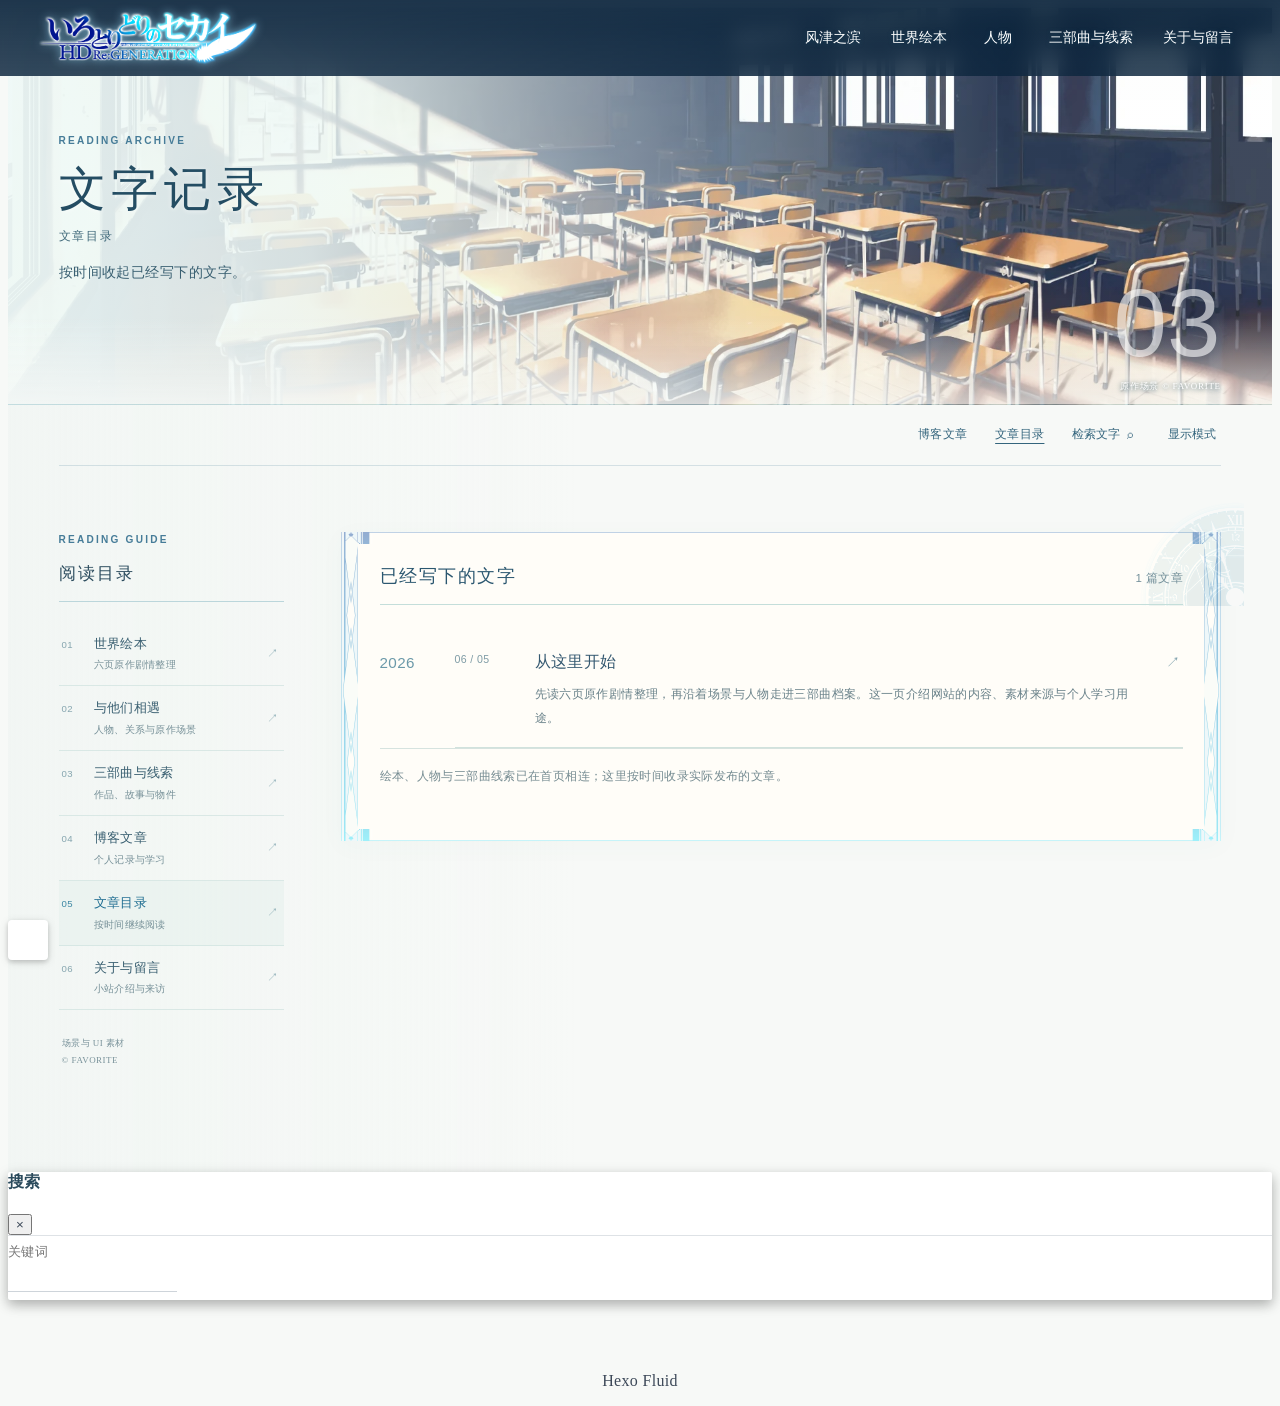
<file: archives/index.html>
<!DOCTYPE html>
<html lang="zh-CN" data-default-color-scheme="auto">



<head>
  <meta charset="UTF-8">

  <link rel="apple-touch-icon" sizes="76x76" href="/img/favicon.png">
  <link rel="icon" href="/img/favicon.png">
  

  <meta name="viewport" content="width=device-width, initial-scale=1.0, maximum-scale=5.0, shrink-to-fit=no">
  <meta http-equiv="x-ua-compatible" content="ie=edge">
  
  <meta name="theme-color" content="#2f4154">
  <meta name="author" content="NikaidouShinku0721">
  <meta name="keywords" content>
  
    <meta name="description" content="NikaidouShinku0721的个人博客。">
<meta property="og:type" content="website">
<meta property="og:title" content="归档">
<meta property="og:url" content="https://nikaidoushinku0721.github.io/archives/index.html">
<meta property="og:site_name" content="NikaidouShinku0721">
<meta property="og:description" content="NikaidouShinku0721的个人博客。">
<meta property="og:locale" content="zh_CN">
<meta property="article:author" content="NikaidouShinku0721">
<meta name="twitter:card" content="summary_large_image">
  
  
  
  <title>归档 - NikaidouShinku0721</title>

  <link rel="stylesheet" href="https://lib.baomitu.com/twitter-bootstrap/4.6.1/css/bootstrap.min.css">





<!-- 主题依赖的图标库，不要自行修改 -->
<!-- Do not modify the link that theme dependent icons -->

<link rel="stylesheet" href="//at.alicdn.com/t/c/font_1749284_5i9bdhy70f8.css">



<link rel="stylesheet" href="//at.alicdn.com/t/c/font_1736178_k526ubmyhba.css">


<link rel="stylesheet" href="/css/main.css">


  <link id="highlight-css" rel="stylesheet" href="/css/highlight.css">
  
    <link id="highlight-css-dark" rel="stylesheet" href="/css/highlight-dark.css">
  



  
<link rel="stylesheet" href="/css/custom.css?v=a6a526db6cdb">



  <script id="fluid-configs">
    var Fluid = window.Fluid || {};
    Fluid.ctx = Object.assign({}, Fluid.ctx)
    var CONFIG = {"hostname":"nikaidoushinku0721.github.io","root":"/","version":"1.9.9","typing":{"enable":true,"typeSpeed":70,"cursorChar":"_","loop":false,"scope":[]},"anchorjs":{"enable":true,"element":"h1,h2,h3,h4,h5,h6","placement":"left","visible":"hover","icon":""},"progressbar":{"enable":true,"height_px":3,"color":"#29d","options":{"showSpinner":false,"trickleSpeed":100}},"code_language":{"enable":true,"default":"TEXT"},"copy_btn":true,"image_caption":{"enable":true},"image_zoom":{"enable":true,"img_url_replace":["",""]},"toc":{"enable":true,"expand_all":true,"placement":"right","headingSelector":"h1,h2,h3,h4,h5,h6","collapseDepth":0},"lazyload":{"enable":true,"loading_img":"/img/loading.gif","onlypost":false,"offset_factor":2},"web_analytics":{"enable":false,"follow_dnt":true,"baidu":null,"google":{"measurement_id":null},"tencent":{"sid":null,"cid":null},"leancloud":{"app_id":null,"app_key":null,"server_url":null,"path":"window.location.pathname","ignore_local":false},"openkounter":{"server_url":"https://open-kounter.mintimate.cn","path":"window.location.pathname","ignore_local":false},"umami":{"src":null,"website_id":null,"domains":null,"start_time":"2024-01-01T00:00:00.000Z","token":null,"api_server":null}},"search_path":"/local-search.xml","include_content_in_search":true};

    if (CONFIG.web_analytics.follow_dnt) {
      var dntVal = navigator.doNotTrack || window.doNotTrack || navigator.msDoNotTrack;
      Fluid.ctx.dnt = dntVal && (dntVal.startsWith('1') || dntVal.startsWith('yes') || dntVal.startsWith('on'));
    }
  </script>
  <script src="/js/utils.js"></script>
  <script src="/js/color-schema.js"></script>
  


  
<meta name="generator" content="Hexo 7.3.0"><link rel="stylesheet" href="/css/secondary-pages.css?v=0bc6bd177e01"><link id="favorite-secondary-css" rel="stylesheet" href="/favorite/secondary.css?v=02a8b5936670"></head>


<body class="secondary-page secondary-page-archives favorite-secondary"><header class="site-header" id="favorite-site-header"><a class="brand" href="/#opening" aria-label="风津之滨 · 回到开篇"><img src="/img/trilogy/logo-sekai.webp" alt="五彩斑斓的世界" width="220" height="56" decoding="async"></a><nav class="site-nav" aria-label="章节导航"><a href="/#opening">风津之滨</a><a href="/#world-picturebook">世界绘本</a><a href="/#people">人物</a><a href="/#works">三部曲与线索</a><a href="/#message">关于与留言</a></nav></header>
  

  <header>
    

<div class="header-inner" style="height: 60vh;">
  

<!-- Mobile grid menu overlay -->


  

<div id="banner" class="banner secondary-cover" style="background-image:url('/img/trilogy/scene-classroom.webp')"><img class="secondary-cover-image" src="/img/trilogy/scene-classroom.webp" alt="原作中的教室场景" fetchpriority="high" decoding="async" data-skip-lazyload="true"><div class="secondary-cover-copy"><p class="secondary-kicker">READING ARCHIVE</p><h1>文字记录</h1><p class="secondary-cover-subtitle">文章目录</p><p class="secondary-cover-lead">按时间收起已经写下的文字。</p></div><span class="secondary-cover-number" aria-hidden="true">03</span><p class="secondary-cover-credit">原作场景 © FAVORITE</p></div>



</div>

  </header>

  <main><section id="board" class="secondary-shell" data-secondary-page="archives"><nav class="favorite-reading-tools" aria-label="博客阅读工具"><a href="/blog/">博客文章</a><a href="/archives/" aria-current="page">文章目录</a><button id="search-btn" type="button" data-toggle="modal" data-target="#modalSearch" aria-haspopup="dialog" aria-controls="modalSearch">检索文字<span aria-hidden="true">⌕</span></button><button id="color-toggle-btn" type="button" aria-label="切换阅读显示模式"><i class="iconfont icon-dark" id="color-toggle-icon" aria-hidden="true"></i><span>显示模式</span></button></nav><div class="secondary-layout"><aside class="secondary-directory" aria-label="本站阅读目录"><p class="secondary-kicker">READING GUIDE</p><h2>阅读目录</h2><nav><a href="/#world-picturebook"><span class="secondary-directory-number" aria-hidden="true">01</span><span>世界绘本<small>六页原作剧情整理</small></span><span class="secondary-directory-arrow" aria-hidden="true">↗</span></a><a href="/#people"><span class="secondary-directory-number" aria-hidden="true">02</span><span>与他们相遇<small>人物、关系与原作场景</small></span><span class="secondary-directory-arrow" aria-hidden="true">↗</span></a><a href="/#works"><span class="secondary-directory-number" aria-hidden="true">03</span><span>三部曲与线索<small>作品、故事与物件</small></span><span class="secondary-directory-arrow" aria-hidden="true">↗</span></a><a href="/blog/"><span class="secondary-directory-number" aria-hidden="true">04</span><span>博客文章<small>个人记录与学习</small></span><span class="secondary-directory-arrow" aria-hidden="true">↗</span></a><a href="/archives/" aria-current="page"><span class="secondary-directory-number" aria-hidden="true">05</span><span>文章目录<small>按时间继续阅读</small></span><span class="secondary-directory-arrow" aria-hidden="true">↗</span></a><a href="/#message"><span class="secondary-directory-number" aria-hidden="true">06</span><span>关于与留言<small>小站介绍与来访</small></span><span class="secondary-directory-arrow" aria-hidden="true">↗</span></a></nav><p class="secondary-art-credit">场景与 UI 素材<br>© FAVORITE</p></aside><article class="secondary-content" aria-label="文章目录"><div class="secondary-prose"><div class="secondary-section-heading"><h2>已经写下的文字</h2><p>1 篇文章</p></div><div class="secondary-year"><h3>2026</h3><a class="secondary-article-row" href="/2026/06/05/hello-world/"><time datetime="2026-06-05">06 / 05</time><span><strong>从这里开始</strong><small>先读六页原作剧情整理，再沿着场景与人物走进三部曲档案。这一页介绍网站的内容、素材来源与个人学习用途。</small></span><b aria-hidden="true">↗</b></a></div><p class="secondary-small-note">绘本、人物与三部曲线索已在首页相连；这里按时间收录实际发布的文章。</p></div></article></div></section>
    
      
    

    
      <a id="scroll-top-button" aria-label="TOP" href="#" role="button">
        <i class="iconfont icon-arrowup" aria-hidden="true"></i>
      </a>
    

    
      <div class="modal fade" id="modalSearch" tabindex="-1" role="dialog" aria-labelledby="ModalLabel" aria-hidden="true">
  <div class="modal-dialog modal-dialog-scrollable modal-lg" role="document">
    <div class="modal-content">
      <div class="modal-header text-center">
        <h4 class="modal-title w-100 font-weight-bold">搜索</h4>
        <button type="button" id="local-search-close" class="close" data-dismiss="modal" aria-label="Close">
          <span aria-hidden="true">&times;</span>
        </button>
      </div>
      <div class="modal-body mx-3">
        <div class="md-form mb-5">
          <input type="text" id="local-search-input" class="form-control validate">
          <label data-error="x" data-success="v" for="local-search-input">关键词</label>
        </div>
        <div class="list-group" id="local-search-result"></div>
      </div>
    </div>
  </div>
</div>

    

    
  </main>

  <footer>
    <div class="footer-inner">
  
    <div class="footer-content">
       <a href="https://hexo.io" target="_blank" rel="nofollow noopener"><span>Hexo</span></a> <i class="iconfont icon-love"></i> <a href="https://github.com/fluid-dev/hexo-theme-fluid" target="_blank" rel="nofollow noopener"><span>Fluid</span></a> 
    </div>
  
  
  
</div>

  </footer>

  <!-- Scripts -->
  
  <script src="https://lib.baomitu.com/nprogress/0.2.0/nprogress.min.js"></script>
  <link rel="stylesheet" href="https://lib.baomitu.com/nprogress/0.2.0/nprogress.min.css">

  <script>
    NProgress.configure({"showSpinner":false,"trickleSpeed":100})
    NProgress.start()
    window.addEventListener('load', function() {
      NProgress.done();
    })
  </script>


<script src="https://lib.baomitu.com/jquery/3.6.4/jquery.min.js"></script>
<script src="https://lib.baomitu.com/twitter-bootstrap/4.6.1/js/bootstrap.min.js"></script>
<script src="/js/events.js"></script>
<script src="/js/plugins.js"></script>


  <script src="https://lib.baomitu.com/typed.js/2.0.12/typed.min.js"></script>
  <script>
    (function (window, document) {
      var typing = Fluid.plugins.typing;
      var subtitle = document.getElementById('subtitle');
      if (!subtitle || !typing) {
        return;
      }
      var text = subtitle.getAttribute('data-typed-text');
      
        typing(text);
      
    })(window, document);
  </script>




  
    <script src="/js/img-lazyload.js"></script>
  




  <script src="/js/local-search.js"></script>




  
<script src="/favorite/cursor.js"></script>



<!-- 主题的启动项，将它保持在最底部 -->
<!-- the boot of the theme, keep it at the bottom -->
<script src="/js/boot.js"></script>


  

  <noscript>
    <div class="noscript-warning">博客在允许 JavaScript 运行的环境下浏览效果更佳</div>
  </noscript>
<script src="/favorite/secondary.js?v=9d6ba249e0f0" defer></script></body>
</html>
</file>
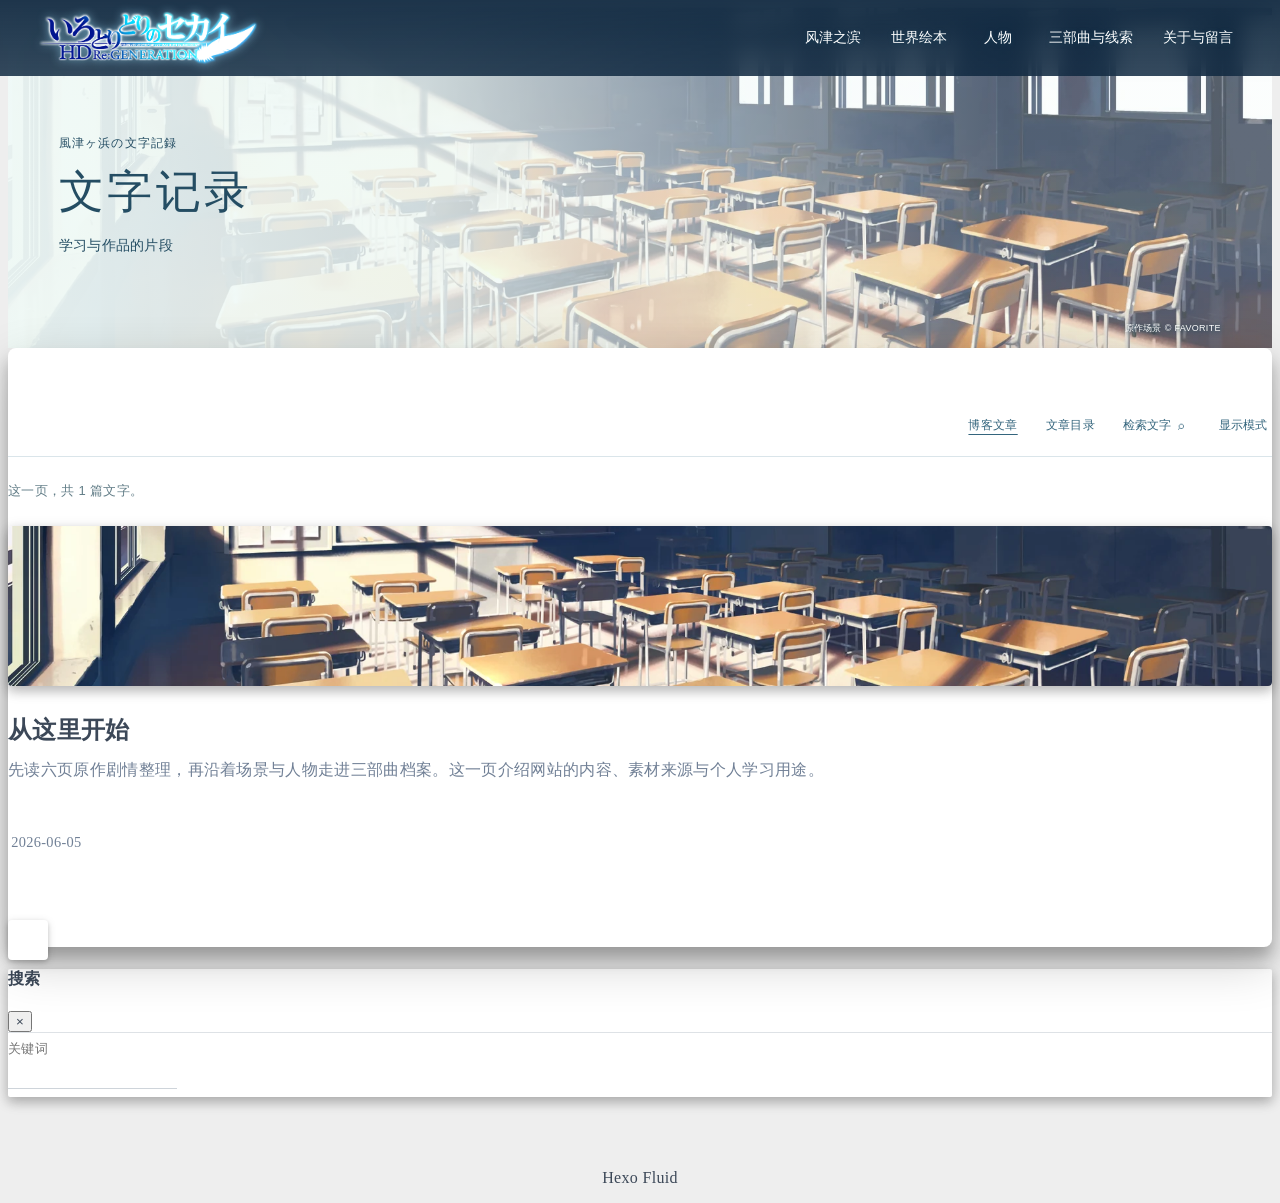
<file: blog/index.html>
<!DOCTYPE html>
<html lang="zh-CN" data-default-color-scheme="auto">



<head>
  <meta charset="UTF-8">

  <link rel="apple-touch-icon" sizes="76x76" href="/img/favicon.png">
  <link rel="icon" href="/img/favicon.png">
  

  <meta name="viewport" content="width=device-width, initial-scale=1.0, maximum-scale=5.0, shrink-to-fit=no">
  <meta http-equiv="x-ua-compatible" content="ie=edge">
  
  <meta name="theme-color" content="#2f4154">
  <meta name="author" content="NikaidouShinku0721">
  <meta name="keywords" content>
  
    <meta name="description" content="NikaidouShinku0721的个人博客。">
<meta property="og:type" content="website">
<meta property="og:title" content="NikaidouShinku0721">
<meta property="og:url" content="https://nikaidoushinku0721.github.io/blog/index.html">
<meta property="og:site_name" content="NikaidouShinku0721">
<meta property="og:description" content="NikaidouShinku0721的个人博客。">
<meta property="og:locale" content="zh_CN">
<meta property="article:author" content="NikaidouShinku0721">
<meta name="twitter:card" content="summary_large_image">
  
  
  
  <title>NikaidouShinku0721</title>

  <link rel="stylesheet" href="https://lib.baomitu.com/twitter-bootstrap/4.6.1/css/bootstrap.min.css">





<!-- 主题依赖的图标库，不要自行修改 -->
<!-- Do not modify the link that theme dependent icons -->

<link rel="stylesheet" href="//at.alicdn.com/t/c/font_1749284_5i9bdhy70f8.css">



<link rel="stylesheet" href="//at.alicdn.com/t/c/font_1736178_k526ubmyhba.css">


<link rel="stylesheet" href="/css/main.css">


  <link id="highlight-css" rel="stylesheet" href="/css/highlight.css">
  
    <link id="highlight-css-dark" rel="stylesheet" href="/css/highlight-dark.css">
  



  
<link rel="stylesheet" href="/css/custom.css?v=a6a526db6cdb">



  <script id="fluid-configs">
    var Fluid = window.Fluid || {};
    Fluid.ctx = Object.assign({}, Fluid.ctx)
    var CONFIG = {"hostname":"nikaidoushinku0721.github.io","root":"/","version":"1.9.9","typing":{"enable":true,"typeSpeed":70,"cursorChar":"_","loop":false,"scope":[]},"anchorjs":{"enable":true,"element":"h1,h2,h3,h4,h5,h6","placement":"left","visible":"hover","icon":""},"progressbar":{"enable":true,"height_px":3,"color":"#29d","options":{"showSpinner":false,"trickleSpeed":100}},"code_language":{"enable":true,"default":"TEXT"},"copy_btn":true,"image_caption":{"enable":true},"image_zoom":{"enable":true,"img_url_replace":["",""]},"toc":{"enable":true,"expand_all":true,"placement":"right","headingSelector":"h1,h2,h3,h4,h5,h6","collapseDepth":0},"lazyload":{"enable":true,"loading_img":"/img/loading.gif","onlypost":false,"offset_factor":2},"web_analytics":{"enable":false,"follow_dnt":true,"baidu":null,"google":{"measurement_id":null},"tencent":{"sid":null,"cid":null},"leancloud":{"app_id":null,"app_key":null,"server_url":null,"path":"window.location.pathname","ignore_local":false},"openkounter":{"server_url":"https://open-kounter.mintimate.cn","path":"window.location.pathname","ignore_local":false},"umami":{"src":null,"website_id":null,"domains":null,"start_time":"2024-01-01T00:00:00.000Z","token":null,"api_server":null}},"search_path":"/local-search.xml","include_content_in_search":true};

    if (CONFIG.web_analytics.follow_dnt) {
      var dntVal = navigator.doNotTrack || window.doNotTrack || navigator.msDoNotTrack;
      Fluid.ctx.dnt = dntVal && (dntVal.startsWith('1') || dntVal.startsWith('yes') || dntVal.startsWith('on'));
    }
  </script>
  <script src="/js/utils.js"></script>
  <script src="/js/color-schema.js"></script>
  


  
<meta name="generator" content="Hexo 7.3.0"><link id="favorite-secondary-css" rel="stylesheet" href="/favorite/secondary.css?v=02a8b5936670"></head>


<body class="favorite-secondary"><header class="site-header" id="favorite-site-header"><a class="brand" href="/#opening" aria-label="风津之滨 · 回到开篇"><img src="/img/trilogy/logo-sekai.webp" alt="五彩斑斓的世界" width="220" height="56" decoding="async"></a><nav class="site-nav" aria-label="章节导航"><a href="/#opening">风津之滨</a><a href="/#world-picturebook">世界绘本</a><a href="/#people">人物</a><a href="/#works">三部曲与线索</a><a href="/#message">关于与留言</a></nav></header>
  

  <header>
    

<div class="header-inner favorite-blog-header" style="height: 100vh;">
  

<!-- Mobile grid menu overlay -->


  

<div id="banner" class="banner favorite-blog-hero" style="background-image:url('/img/trilogy/scene-classroom.webp')"><img class="favorite-blog-scene" src="/img/trilogy/scene-classroom.webp" width="1920" height="1080" alt="原作中的教室场景" fetchpriority="high" decoding="async" data-skip-lazyload="true"><div class="favorite-blog-copy"><p class="favorite-blog-kicker">風津ヶ浜の文字記録</p><h1>文字记录</h1><p class="favorite-blog-lead">学习与作品的片段</p></div><p class="favorite-blog-credit">原作场景 © FAVORITE</p></div>



</div>

  </header>

  <main>
    
      <div class="container nopadding-x-md">
        <div id="board" style="margin-top: 0"><nav class="favorite-reading-tools" aria-label="博客阅读工具"><a href="/blog/" aria-current="page">博客文章</a><a href="/archives/">文章目录</a><button id="search-btn" type="button" data-toggle="modal" data-target="#modalSearch" aria-haspopup="dialog" aria-controls="modalSearch">检索文字<span aria-hidden="true">⌕</span></button><button id="color-toggle-btn" type="button" aria-label="切换阅读显示模式"><i class="iconfont icon-dark" id="color-toggle-icon" aria-hidden="true"></i><span>显示模式</span></button></nav><p class="favorite-blog-summary">这一页，共 1 篇文字。</p>
          
          <div class="container">
            <div class="row">
              <div class="col-12 col-md-10 m-auto">
                

<h1 style="display: none">NikaidouShinku0721</h1>

  <div class="row mx-auto index-card">
    
    
      <div class="col-12 col-md-4 m-auto index-img">
        <a href="/2026/06/05/hello-world/" target="_self">
          <img src="/img/trilogy/scene-classroom.webp" srcset="/img/loading.gif" lazyload alt="从这里开始">
        </a>
      </div>
    
    <article class="col-12 col-md-8 mx-auto index-info">
      <h2 class="index-header">
        
        <a href="/2026/06/05/hello-world/" target="_self">
          从这里开始
        </a>
      </h2>

      
      <a class="index-excerpt " href="/2026/06/05/hello-world/" target="_self">
        <div>
          先读六页原作剧情整理，再沿着场景与人物走进三部曲档案。这一页介绍网站的内容、素材来源与个人学习用途。
        </div>
      </a>

      <div class="index-btm post-metas">
        
          <div class="post-meta mr-3">
            <i class="iconfont icon-date"></i>
            <time datetime="2026-06-05 22:50" pubdate>
              2026-06-05
            </time>
          </div>
        
        
        
      </div>
    </article>
  </div>





              </div>
            </div>
          </div>
        </div>
      </div>
    

    
      <a id="scroll-top-button" aria-label="TOP" href="#" role="button">
        <i class="iconfont icon-arrowup" aria-hidden="true"></i>
      </a>
    

    
      <div class="modal fade" id="modalSearch" tabindex="-1" role="dialog" aria-labelledby="ModalLabel" aria-hidden="true">
  <div class="modal-dialog modal-dialog-scrollable modal-lg" role="document">
    <div class="modal-content">
      <div class="modal-header text-center">
        <h4 class="modal-title w-100 font-weight-bold">搜索</h4>
        <button type="button" id="local-search-close" class="close" data-dismiss="modal" aria-label="Close">
          <span aria-hidden="true">&times;</span>
        </button>
      </div>
      <div class="modal-body mx-3">
        <div class="md-form mb-5">
          <input type="text" id="local-search-input" class="form-control validate">
          <label data-error="x" data-success="v" for="local-search-input">关键词</label>
        </div>
        <div class="list-group" id="local-search-result"></div>
      </div>
    </div>
  </div>
</div>

    

    
  </main>

  <footer>
    <div class="footer-inner">
  
    <div class="footer-content">
       <a href="https://hexo.io" target="_blank" rel="nofollow noopener"><span>Hexo</span></a> <i class="iconfont icon-love"></i> <a href="https://github.com/fluid-dev/hexo-theme-fluid" target="_blank" rel="nofollow noopener"><span>Fluid</span></a> 
    </div>
  
  
  
</div>

  </footer>

  <!-- Scripts -->
  
  <script src="https://lib.baomitu.com/nprogress/0.2.0/nprogress.min.js"></script>
  <link rel="stylesheet" href="https://lib.baomitu.com/nprogress/0.2.0/nprogress.min.css">

  <script>
    NProgress.configure({"showSpinner":false,"trickleSpeed":100})
    NProgress.start()
    window.addEventListener('load', function() {
      NProgress.done();
    })
  </script>


<script src="https://lib.baomitu.com/jquery/3.6.4/jquery.min.js"></script>
<script src="https://lib.baomitu.com/twitter-bootstrap/4.6.1/js/bootstrap.min.js"></script>
<script src="/js/events.js"></script>
<script src="/js/plugins.js"></script>


  <script src="https://lib.baomitu.com/typed.js/2.0.12/typed.min.js"></script>
  <script>
    (function (window, document) {
      var typing = Fluid.plugins.typing;
      var subtitle = document.getElementById('subtitle');
      if (!subtitle || !typing) {
        return;
      }
      var text = subtitle.getAttribute('data-typed-text');
      
        typing(text);
      
    })(window, document);
  </script>




  
    <script src="/js/img-lazyload.js"></script>
  




  <script src="/js/local-search.js"></script>




  
<script src="/favorite/cursor.js"></script>



<!-- 主题的启动项，将它保持在最底部 -->
<!-- the boot of the theme, keep it at the bottom -->
<script src="/js/boot.js"></script>


  

  <noscript>
    <div class="noscript-warning">博客在允许 JavaScript 运行的环境下浏览效果更佳</div>
  </noscript>
<script src="/favorite/secondary.js?v=9d6ba249e0f0" defer></script></body>
</html>
</file>
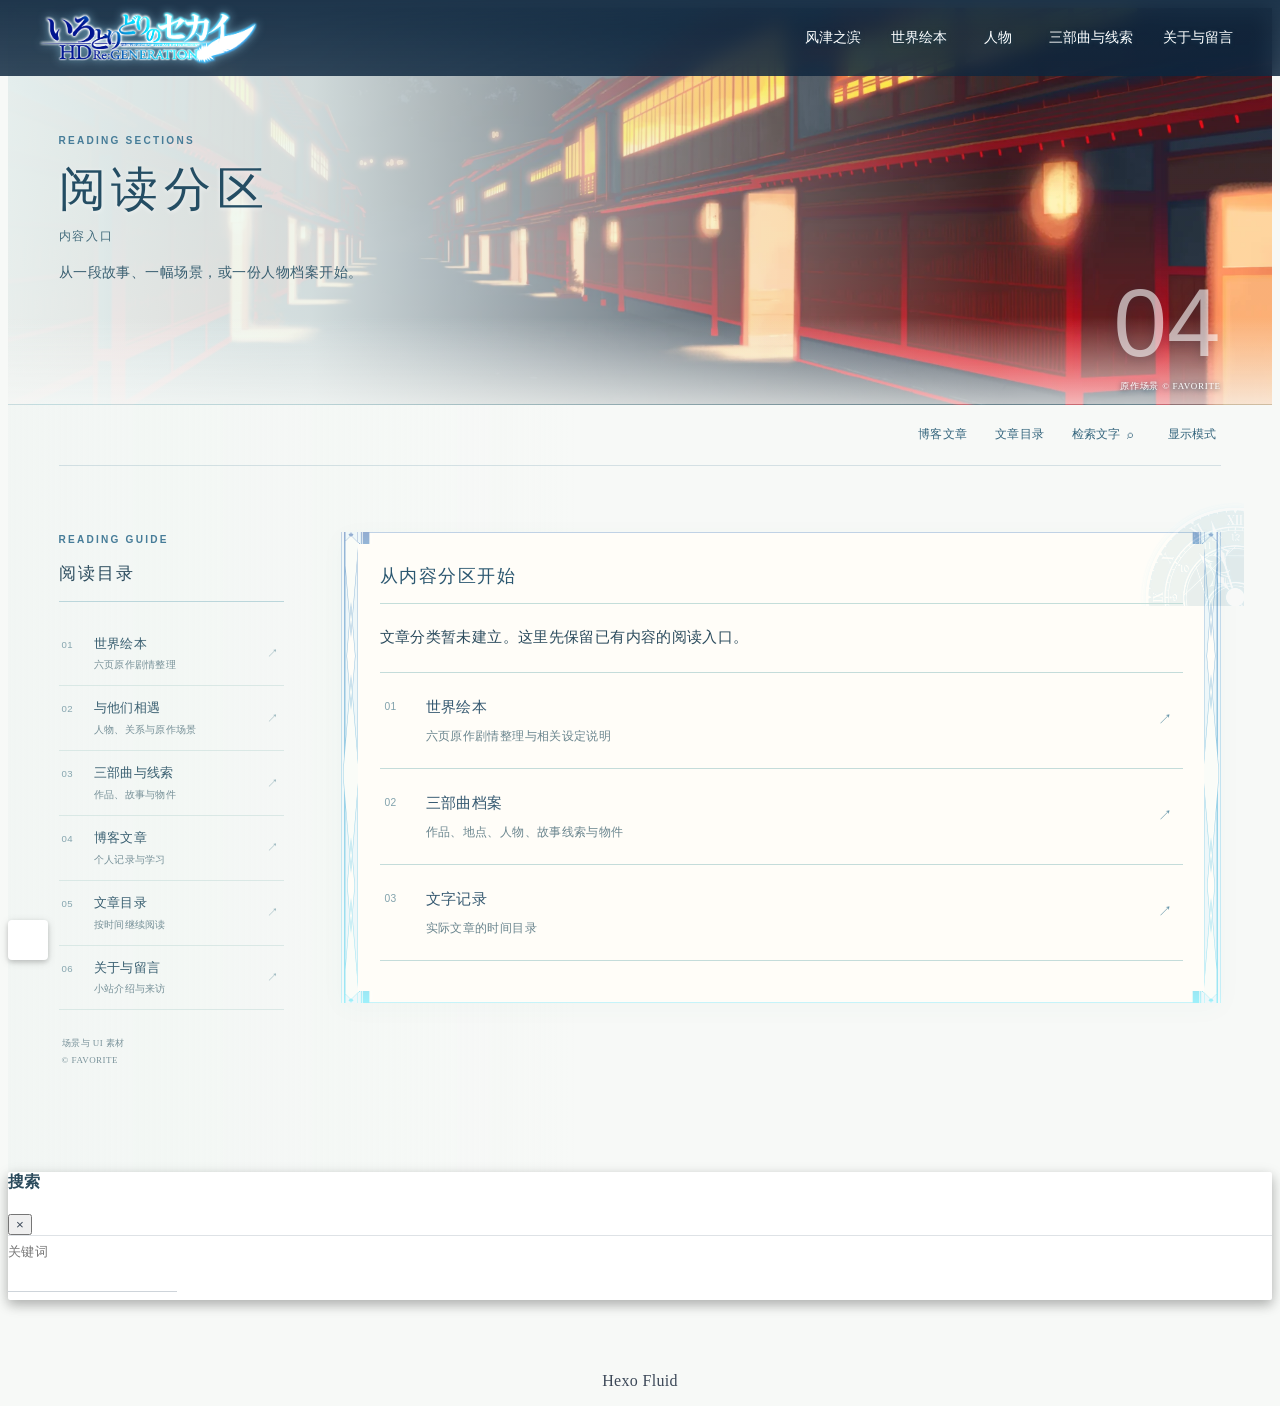
<file: categories/index.html>
<!DOCTYPE html>
<html lang="zh-CN" data-default-color-scheme="auto">



<head>
  <meta charset="UTF-8">

  <link rel="apple-touch-icon" sizes="76x76" href="/img/favicon.png">
  <link rel="icon" href="/img/favicon.png">
  

  <meta name="viewport" content="width=device-width, initial-scale=1.0, maximum-scale=5.0, shrink-to-fit=no">
  <meta http-equiv="x-ua-compatible" content="ie=edge">
  
  <meta name="theme-color" content="#2f4154">
  <meta name="author" content="NikaidouShinku0721">
  <meta name="keywords" content>
  
    <meta name="description" content="NikaidouShinku0721的个人博客。">
<meta property="og:type" content="website">
<meta property="og:title" content="分类">
<meta property="og:url" content="https://nikaidoushinku0721.github.io/categories/index.html">
<meta property="og:site_name" content="NikaidouShinku0721">
<meta property="og:description" content="NikaidouShinku0721的个人博客。">
<meta property="og:locale" content="zh_CN">
<meta property="article:author" content="NikaidouShinku0721">
<meta name="twitter:card" content="summary_large_image">
  
  
  
  <title>分类 - NikaidouShinku0721</title>

  <link rel="stylesheet" href="https://lib.baomitu.com/twitter-bootstrap/4.6.1/css/bootstrap.min.css">





<!-- 主题依赖的图标库，不要自行修改 -->
<!-- Do not modify the link that theme dependent icons -->

<link rel="stylesheet" href="//at.alicdn.com/t/c/font_1749284_5i9bdhy70f8.css">



<link rel="stylesheet" href="//at.alicdn.com/t/c/font_1736178_k526ubmyhba.css">


<link rel="stylesheet" href="/css/main.css">


  <link id="highlight-css" rel="stylesheet" href="/css/highlight.css">
  
    <link id="highlight-css-dark" rel="stylesheet" href="/css/highlight-dark.css">
  



  
<link rel="stylesheet" href="/css/custom.css?v=a6a526db6cdb">



  <script id="fluid-configs">
    var Fluid = window.Fluid || {};
    Fluid.ctx = Object.assign({}, Fluid.ctx)
    var CONFIG = {"hostname":"nikaidoushinku0721.github.io","root":"/","version":"1.9.9","typing":{"enable":true,"typeSpeed":70,"cursorChar":"_","loop":false,"scope":[]},"anchorjs":{"enable":true,"element":"h1,h2,h3,h4,h5,h6","placement":"left","visible":"hover","icon":""},"progressbar":{"enable":true,"height_px":3,"color":"#29d","options":{"showSpinner":false,"trickleSpeed":100}},"code_language":{"enable":true,"default":"TEXT"},"copy_btn":true,"image_caption":{"enable":true},"image_zoom":{"enable":true,"img_url_replace":["",""]},"toc":{"enable":true,"expand_all":true,"placement":"right","headingSelector":"h1,h2,h3,h4,h5,h6","collapseDepth":0},"lazyload":{"enable":true,"loading_img":"/img/loading.gif","onlypost":false,"offset_factor":2},"web_analytics":{"enable":false,"follow_dnt":true,"baidu":null,"google":{"measurement_id":null},"tencent":{"sid":null,"cid":null},"leancloud":{"app_id":null,"app_key":null,"server_url":null,"path":"window.location.pathname","ignore_local":false},"openkounter":{"server_url":"https://open-kounter.mintimate.cn","path":"window.location.pathname","ignore_local":false},"umami":{"src":null,"website_id":null,"domains":null,"start_time":"2024-01-01T00:00:00.000Z","token":null,"api_server":null}},"search_path":"/local-search.xml","include_content_in_search":true};

    if (CONFIG.web_analytics.follow_dnt) {
      var dntVal = navigator.doNotTrack || window.doNotTrack || navigator.msDoNotTrack;
      Fluid.ctx.dnt = dntVal && (dntVal.startsWith('1') || dntVal.startsWith('yes') || dntVal.startsWith('on'));
    }
  </script>
  <script src="/js/utils.js"></script>
  <script src="/js/color-schema.js"></script>
  


  
<meta name="generator" content="Hexo 7.3.0"><link rel="stylesheet" href="/css/secondary-pages.css?v=0bc6bd177e01"><link id="favorite-secondary-css" rel="stylesheet" href="/favorite/secondary.css?v=02a8b5936670"></head>


<body class="secondary-page secondary-page-categories favorite-secondary"><header class="site-header" id="favorite-site-header"><a class="brand" href="/#opening" aria-label="风津之滨 · 回到开篇"><img src="/img/trilogy/logo-sekai.webp" alt="五彩斑斓的世界" width="220" height="56" decoding="async"></a><nav class="site-nav" aria-label="章节导航"><a href="/#opening">风津之滨</a><a href="/#world-picturebook">世界绘本</a><a href="/#people">人物</a><a href="/#works">三部曲与线索</a><a href="/#message">关于与留言</a></nav></header>
  

  <header>
    

<div class="header-inner" style="height: 60vh;">
  

<!-- Mobile grid menu overlay -->


  

<div id="banner" class="banner secondary-cover" style="background-image:url('/img/trilogy/scene-market.webp')"><img class="secondary-cover-image" src="/img/trilogy/scene-market.webp" alt="原作中商人之街的建筑与天空" fetchpriority="high" decoding="async" data-skip-lazyload="true"><div class="secondary-cover-copy"><p class="secondary-kicker">READING SECTIONS</p><h1>阅读分区</h1><p class="secondary-cover-subtitle">内容入口</p><p class="secondary-cover-lead">从一段故事、一幅场景，或一份人物档案开始。</p></div><span class="secondary-cover-number" aria-hidden="true">04</span><p class="secondary-cover-credit">原作场景 © FAVORITE</p></div>



</div>

  </header>

  <main><section id="board" class="secondary-shell" data-secondary-page="categories"><nav class="favorite-reading-tools" aria-label="博客阅读工具"><a href="/blog/">博客文章</a><a href="/archives/">文章目录</a><button id="search-btn" type="button" data-toggle="modal" data-target="#modalSearch" aria-haspopup="dialog" aria-controls="modalSearch">检索文字<span aria-hidden="true">⌕</span></button><button id="color-toggle-btn" type="button" aria-label="切换阅读显示模式"><i class="iconfont icon-dark" id="color-toggle-icon" aria-hidden="true"></i><span>显示模式</span></button></nav><div class="secondary-layout"><aside class="secondary-directory" aria-label="本站阅读目录"><p class="secondary-kicker">READING GUIDE</p><h2>阅读目录</h2><nav><a href="/#world-picturebook"><span class="secondary-directory-number" aria-hidden="true">01</span><span>世界绘本<small>六页原作剧情整理</small></span><span class="secondary-directory-arrow" aria-hidden="true">↗</span></a><a href="/#people"><span class="secondary-directory-number" aria-hidden="true">02</span><span>与他们相遇<small>人物、关系与原作场景</small></span><span class="secondary-directory-arrow" aria-hidden="true">↗</span></a><a href="/#works"><span class="secondary-directory-number" aria-hidden="true">03</span><span>三部曲与线索<small>作品、故事与物件</small></span><span class="secondary-directory-arrow" aria-hidden="true">↗</span></a><a href="/blog/"><span class="secondary-directory-number" aria-hidden="true">04</span><span>博客文章<small>个人记录与学习</small></span><span class="secondary-directory-arrow" aria-hidden="true">↗</span></a><a href="/archives/"><span class="secondary-directory-number" aria-hidden="true">05</span><span>文章目录<small>按时间继续阅读</small></span><span class="secondary-directory-arrow" aria-hidden="true">↗</span></a><a href="/#message"><span class="secondary-directory-number" aria-hidden="true">06</span><span>关于与留言<small>小站介绍与来访</small></span><span class="secondary-directory-arrow" aria-hidden="true">↗</span></a></nav><p class="secondary-art-credit">场景与 UI 素材<br>© FAVORITE</p></aside><article class="secondary-content" aria-label="内容入口"><div class="secondary-prose"><h2>从内容分区开始</h2><p>文章分类暂未建立。这里先保留已有内容的阅读入口。</p><div class="secondary-entries"><a class="secondary-entry" href="/#world-picturebook"><span class="secondary-entry-number" aria-hidden="true">01</span><span><strong>世界绘本</strong><small>六页原作剧情整理与相关设定说明</small></span><b aria-hidden="true">↗</b></a><a class="secondary-entry" href="/#world-picturebook"><span class="secondary-entry-number" aria-hidden="true">02</span><span><strong>三部曲档案</strong><small>作品、地点、人物、故事线索与物件</small></span><b aria-hidden="true">↗</b></a><a class="secondary-entry" href="/archives/"><span class="secondary-entry-number" aria-hidden="true">03</span><span><strong>文字记录</strong><small>实际文章的时间目录</small></span><b aria-hidden="true">↗</b></a></div></div></article></div></section>
    
      
    

    
      <a id="scroll-top-button" aria-label="TOP" href="#" role="button">
        <i class="iconfont icon-arrowup" aria-hidden="true"></i>
      </a>
    

    
      <div class="modal fade" id="modalSearch" tabindex="-1" role="dialog" aria-labelledby="ModalLabel" aria-hidden="true">
  <div class="modal-dialog modal-dialog-scrollable modal-lg" role="document">
    <div class="modal-content">
      <div class="modal-header text-center">
        <h4 class="modal-title w-100 font-weight-bold">搜索</h4>
        <button type="button" id="local-search-close" class="close" data-dismiss="modal" aria-label="Close">
          <span aria-hidden="true">&times;</span>
        </button>
      </div>
      <div class="modal-body mx-3">
        <div class="md-form mb-5">
          <input type="text" id="local-search-input" class="form-control validate">
          <label data-error="x" data-success="v" for="local-search-input">关键词</label>
        </div>
        <div class="list-group" id="local-search-result"></div>
      </div>
    </div>
  </div>
</div>

    

    
  </main>

  <footer>
    <div class="footer-inner">
  
    <div class="footer-content">
       <a href="https://hexo.io" target="_blank" rel="nofollow noopener"><span>Hexo</span></a> <i class="iconfont icon-love"></i> <a href="https://github.com/fluid-dev/hexo-theme-fluid" target="_blank" rel="nofollow noopener"><span>Fluid</span></a> 
    </div>
  
  
  
</div>

  </footer>

  <!-- Scripts -->
  
  <script src="https://lib.baomitu.com/nprogress/0.2.0/nprogress.min.js"></script>
  <link rel="stylesheet" href="https://lib.baomitu.com/nprogress/0.2.0/nprogress.min.css">

  <script>
    NProgress.configure({"showSpinner":false,"trickleSpeed":100})
    NProgress.start()
    window.addEventListener('load', function() {
      NProgress.done();
    })
  </script>


<script src="https://lib.baomitu.com/jquery/3.6.4/jquery.min.js"></script>
<script src="https://lib.baomitu.com/twitter-bootstrap/4.6.1/js/bootstrap.min.js"></script>
<script src="/js/events.js"></script>
<script src="/js/plugins.js"></script>


  <script src="https://lib.baomitu.com/typed.js/2.0.12/typed.min.js"></script>
  <script>
    (function (window, document) {
      var typing = Fluid.plugins.typing;
      var subtitle = document.getElementById('subtitle');
      if (!subtitle || !typing) {
        return;
      }
      var text = subtitle.getAttribute('data-typed-text');
      
        typing(text);
      
    })(window, document);
  </script>




  
    <script src="/js/img-lazyload.js"></script>
  




  <script src="/js/local-search.js"></script>




  
<script src="/favorite/cursor.js"></script>



<!-- 主题的启动项，将它保持在最底部 -->
<!-- the boot of the theme, keep it at the bottom -->
<script src="/js/boot.js"></script>


  

  <noscript>
    <div class="noscript-warning">博客在允许 JavaScript 运行的环境下浏览效果更佳</div>
  </noscript>
<script src="/favorite/secondary.js?v=9d6ba249e0f0" defer></script></body>
</html>
</file>
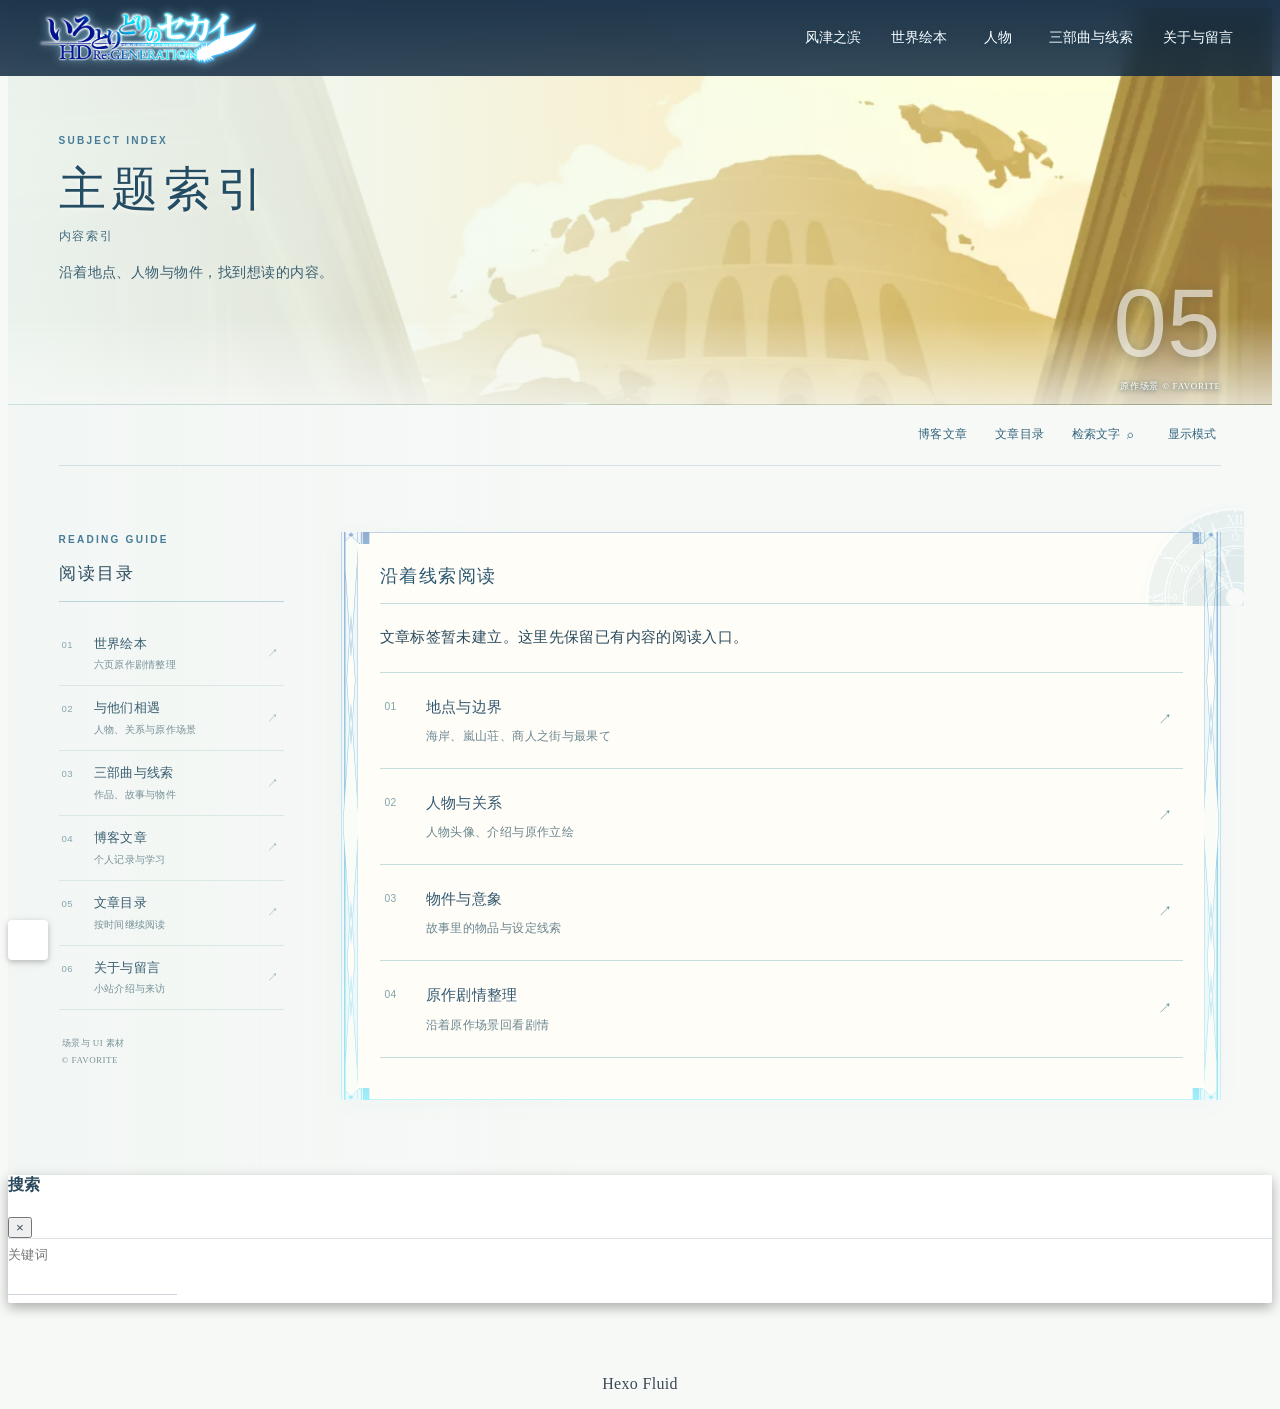
<file: tags/index.html>
<!DOCTYPE html>
<html lang="zh-CN" data-default-color-scheme="auto">



<head>
  <meta charset="UTF-8">

  <link rel="apple-touch-icon" sizes="76x76" href="/img/favicon.png">
  <link rel="icon" href="/img/favicon.png">
  

  <meta name="viewport" content="width=device-width, initial-scale=1.0, maximum-scale=5.0, shrink-to-fit=no">
  <meta http-equiv="x-ua-compatible" content="ie=edge">
  
  <meta name="theme-color" content="#2f4154">
  <meta name="author" content="NikaidouShinku0721">
  <meta name="keywords" content>
  
    <meta name="description" content="NikaidouShinku0721的个人博客。">
<meta property="og:type" content="website">
<meta property="og:title" content="标签">
<meta property="og:url" content="https://nikaidoushinku0721.github.io/tags/index.html">
<meta property="og:site_name" content="NikaidouShinku0721">
<meta property="og:description" content="NikaidouShinku0721的个人博客。">
<meta property="og:locale" content="zh_CN">
<meta property="article:author" content="NikaidouShinku0721">
<meta name="twitter:card" content="summary_large_image">
  
  
  
  <title>标签 - NikaidouShinku0721</title>

  <link rel="stylesheet" href="https://lib.baomitu.com/twitter-bootstrap/4.6.1/css/bootstrap.min.css">





<!-- 主题依赖的图标库，不要自行修改 -->
<!-- Do not modify the link that theme dependent icons -->

<link rel="stylesheet" href="//at.alicdn.com/t/c/font_1749284_5i9bdhy70f8.css">



<link rel="stylesheet" href="//at.alicdn.com/t/c/font_1736178_k526ubmyhba.css">


<link rel="stylesheet" href="/css/main.css">


  <link id="highlight-css" rel="stylesheet" href="/css/highlight.css">
  
    <link id="highlight-css-dark" rel="stylesheet" href="/css/highlight-dark.css">
  



  
<link rel="stylesheet" href="/css/custom.css?v=a6a526db6cdb">



  <script id="fluid-configs">
    var Fluid = window.Fluid || {};
    Fluid.ctx = Object.assign({}, Fluid.ctx)
    var CONFIG = {"hostname":"nikaidoushinku0721.github.io","root":"/","version":"1.9.9","typing":{"enable":true,"typeSpeed":70,"cursorChar":"_","loop":false,"scope":[]},"anchorjs":{"enable":true,"element":"h1,h2,h3,h4,h5,h6","placement":"left","visible":"hover","icon":""},"progressbar":{"enable":true,"height_px":3,"color":"#29d","options":{"showSpinner":false,"trickleSpeed":100}},"code_language":{"enable":true,"default":"TEXT"},"copy_btn":true,"image_caption":{"enable":true},"image_zoom":{"enable":true,"img_url_replace":["",""]},"toc":{"enable":true,"expand_all":true,"placement":"right","headingSelector":"h1,h2,h3,h4,h5,h6","collapseDepth":0},"lazyload":{"enable":true,"loading_img":"/img/loading.gif","onlypost":false,"offset_factor":2},"web_analytics":{"enable":false,"follow_dnt":true,"baidu":null,"google":{"measurement_id":null},"tencent":{"sid":null,"cid":null},"leancloud":{"app_id":null,"app_key":null,"server_url":null,"path":"window.location.pathname","ignore_local":false},"openkounter":{"server_url":"https://open-kounter.mintimate.cn","path":"window.location.pathname","ignore_local":false},"umami":{"src":null,"website_id":null,"domains":null,"start_time":"2024-01-01T00:00:00.000Z","token":null,"api_server":null}},"search_path":"/local-search.xml","include_content_in_search":true};

    if (CONFIG.web_analytics.follow_dnt) {
      var dntVal = navigator.doNotTrack || window.doNotTrack || navigator.msDoNotTrack;
      Fluid.ctx.dnt = dntVal && (dntVal.startsWith('1') || dntVal.startsWith('yes') || dntVal.startsWith('on'));
    }
  </script>
  <script src="/js/utils.js"></script>
  <script src="/js/color-schema.js"></script>
  


  
<meta name="generator" content="Hexo 7.3.0"><link rel="stylesheet" href="/css/secondary-pages.css?v=0bc6bd177e01"><link id="favorite-secondary-css" rel="stylesheet" href="/favorite/secondary.css?v=02a8b5936670"></head>


<body class="secondary-page secondary-page-tags favorite-secondary"><header class="site-header" id="favorite-site-header"><a class="brand" href="/#opening" aria-label="风津之滨 · 回到开篇"><img src="/img/trilogy/logo-sekai.webp" alt="五彩斑斓的世界" width="220" height="56" decoding="async"></a><nav class="site-nav" aria-label="章节导航"><a href="/#opening">风津之滨</a><a href="/#world-picturebook">世界绘本</a><a href="/#people">人物</a><a href="/#works">三部曲与线索</a><a href="/#message">关于与留言</a></nav></header>
  

  <header>
    

<div class="header-inner" style="height: 80vh;">
  

<!-- Mobile grid menu overlay -->


  

<div id="banner" class="banner secondary-cover" style="background-image:url('/img/trilogy/scene-library.webp')"><img class="secondary-cover-image" src="/img/trilogy/scene-library.webp" alt="原作中最果て之书库的高塔" fetchpriority="high" decoding="async" data-skip-lazyload="true"><div class="secondary-cover-copy"><p class="secondary-kicker">SUBJECT INDEX</p><h1>主题索引</h1><p class="secondary-cover-subtitle">内容索引</p><p class="secondary-cover-lead">沿着地点、人物与物件，找到想读的内容。</p></div><span class="secondary-cover-number" aria-hidden="true">05</span><p class="secondary-cover-credit">原作场景 © FAVORITE</p></div>



</div>

  </header>

  <main><section id="board" class="secondary-shell" data-secondary-page="tags"><nav class="favorite-reading-tools" aria-label="博客阅读工具"><a href="/blog/">博客文章</a><a href="/archives/">文章目录</a><button id="search-btn" type="button" data-toggle="modal" data-target="#modalSearch" aria-haspopup="dialog" aria-controls="modalSearch">检索文字<span aria-hidden="true">⌕</span></button><button id="color-toggle-btn" type="button" aria-label="切换阅读显示模式"><i class="iconfont icon-dark" id="color-toggle-icon" aria-hidden="true"></i><span>显示模式</span></button></nav><div class="secondary-layout"><aside class="secondary-directory" aria-label="本站阅读目录"><p class="secondary-kicker">READING GUIDE</p><h2>阅读目录</h2><nav><a href="/#world-picturebook"><span class="secondary-directory-number" aria-hidden="true">01</span><span>世界绘本<small>六页原作剧情整理</small></span><span class="secondary-directory-arrow" aria-hidden="true">↗</span></a><a href="/#people"><span class="secondary-directory-number" aria-hidden="true">02</span><span>与他们相遇<small>人物、关系与原作场景</small></span><span class="secondary-directory-arrow" aria-hidden="true">↗</span></a><a href="/#works"><span class="secondary-directory-number" aria-hidden="true">03</span><span>三部曲与线索<small>作品、故事与物件</small></span><span class="secondary-directory-arrow" aria-hidden="true">↗</span></a><a href="/blog/"><span class="secondary-directory-number" aria-hidden="true">04</span><span>博客文章<small>个人记录与学习</small></span><span class="secondary-directory-arrow" aria-hidden="true">↗</span></a><a href="/archives/"><span class="secondary-directory-number" aria-hidden="true">05</span><span>文章目录<small>按时间继续阅读</small></span><span class="secondary-directory-arrow" aria-hidden="true">↗</span></a><a href="/#message"><span class="secondary-directory-number" aria-hidden="true">06</span><span>关于与留言<small>小站介绍与来访</small></span><span class="secondary-directory-arrow" aria-hidden="true">↗</span></a></nav><p class="secondary-art-credit">场景与 UI 素材<br>© FAVORITE</p></aside><article class="secondary-content" aria-label="内容索引"><div class="secondary-prose"><h2>沿着线索阅读</h2><p>文章标签暂未建立。这里先保留已有内容的阅读入口。</p><div class="secondary-entries"><a class="secondary-entry" href="/#world-picturebook"><span class="secondary-entry-number" aria-hidden="true">01</span><span><strong>地点与边界</strong><small>海岸、嵐山荘、商人之街与最果て</small></span><b aria-hidden="true">↗</b></a><a class="secondary-entry" href="/#people"><span class="secondary-entry-number" aria-hidden="true">02</span><span><strong>人物与关系</strong><small>人物头像、介绍与原作立绘</small></span><b aria-hidden="true">↗</b></a><a class="secondary-entry" href="/#works"><span class="secondary-entry-number" aria-hidden="true">03</span><span><strong>物件与意象</strong><small>故事里的物品与设定线索</small></span><b aria-hidden="true">↗</b></a><a class="secondary-entry" href="/#world-picturebook"><span class="secondary-entry-number" aria-hidden="true">04</span><span><strong>原作剧情整理</strong><small>沿着原作场景回看剧情</small></span><b aria-hidden="true">↗</b></a></div></div></article></div></section>
    
      
    

    
      <a id="scroll-top-button" aria-label="TOP" href="#" role="button">
        <i class="iconfont icon-arrowup" aria-hidden="true"></i>
      </a>
    

    
      <div class="modal fade" id="modalSearch" tabindex="-1" role="dialog" aria-labelledby="ModalLabel" aria-hidden="true">
  <div class="modal-dialog modal-dialog-scrollable modal-lg" role="document">
    <div class="modal-content">
      <div class="modal-header text-center">
        <h4 class="modal-title w-100 font-weight-bold">搜索</h4>
        <button type="button" id="local-search-close" class="close" data-dismiss="modal" aria-label="Close">
          <span aria-hidden="true">&times;</span>
        </button>
      </div>
      <div class="modal-body mx-3">
        <div class="md-form mb-5">
          <input type="text" id="local-search-input" class="form-control validate">
          <label data-error="x" data-success="v" for="local-search-input">关键词</label>
        </div>
        <div class="list-group" id="local-search-result"></div>
      </div>
    </div>
  </div>
</div>

    

    
  </main>

  <footer>
    <div class="footer-inner">
  
    <div class="footer-content">
       <a href="https://hexo.io" target="_blank" rel="nofollow noopener"><span>Hexo</span></a> <i class="iconfont icon-love"></i> <a href="https://github.com/fluid-dev/hexo-theme-fluid" target="_blank" rel="nofollow noopener"><span>Fluid</span></a> 
    </div>
  
  
  
</div>

  </footer>

  <!-- Scripts -->
  
  <script src="https://lib.baomitu.com/nprogress/0.2.0/nprogress.min.js"></script>
  <link rel="stylesheet" href="https://lib.baomitu.com/nprogress/0.2.0/nprogress.min.css">

  <script>
    NProgress.configure({"showSpinner":false,"trickleSpeed":100})
    NProgress.start()
    window.addEventListener('load', function() {
      NProgress.done();
    })
  </script>


<script src="https://lib.baomitu.com/jquery/3.6.4/jquery.min.js"></script>
<script src="https://lib.baomitu.com/twitter-bootstrap/4.6.1/js/bootstrap.min.js"></script>
<script src="/js/events.js"></script>
<script src="/js/plugins.js"></script>


  <script src="https://lib.baomitu.com/typed.js/2.0.12/typed.min.js"></script>
  <script>
    (function (window, document) {
      var typing = Fluid.plugins.typing;
      var subtitle = document.getElementById('subtitle');
      if (!subtitle || !typing) {
        return;
      }
      var text = subtitle.getAttribute('data-typed-text');
      
        typing(text);
      
    })(window, document);
  </script>




  
    <script src="/js/img-lazyload.js"></script>
  




  <script src="/js/local-search.js"></script>




  
<script src="/favorite/cursor.js"></script>



<!-- 主题的启动项，将它保持在最底部 -->
<!-- the boot of the theme, keep it at the bottom -->
<script src="/js/boot.js"></script>


  

  <noscript>
    <div class="noscript-warning">博客在允许 JavaScript 运行的环境下浏览效果更佳</div>
  </noscript>
<script src="/favorite/secondary.js?v=9d6ba249e0f0" defer></script></body>
</html>
</file>
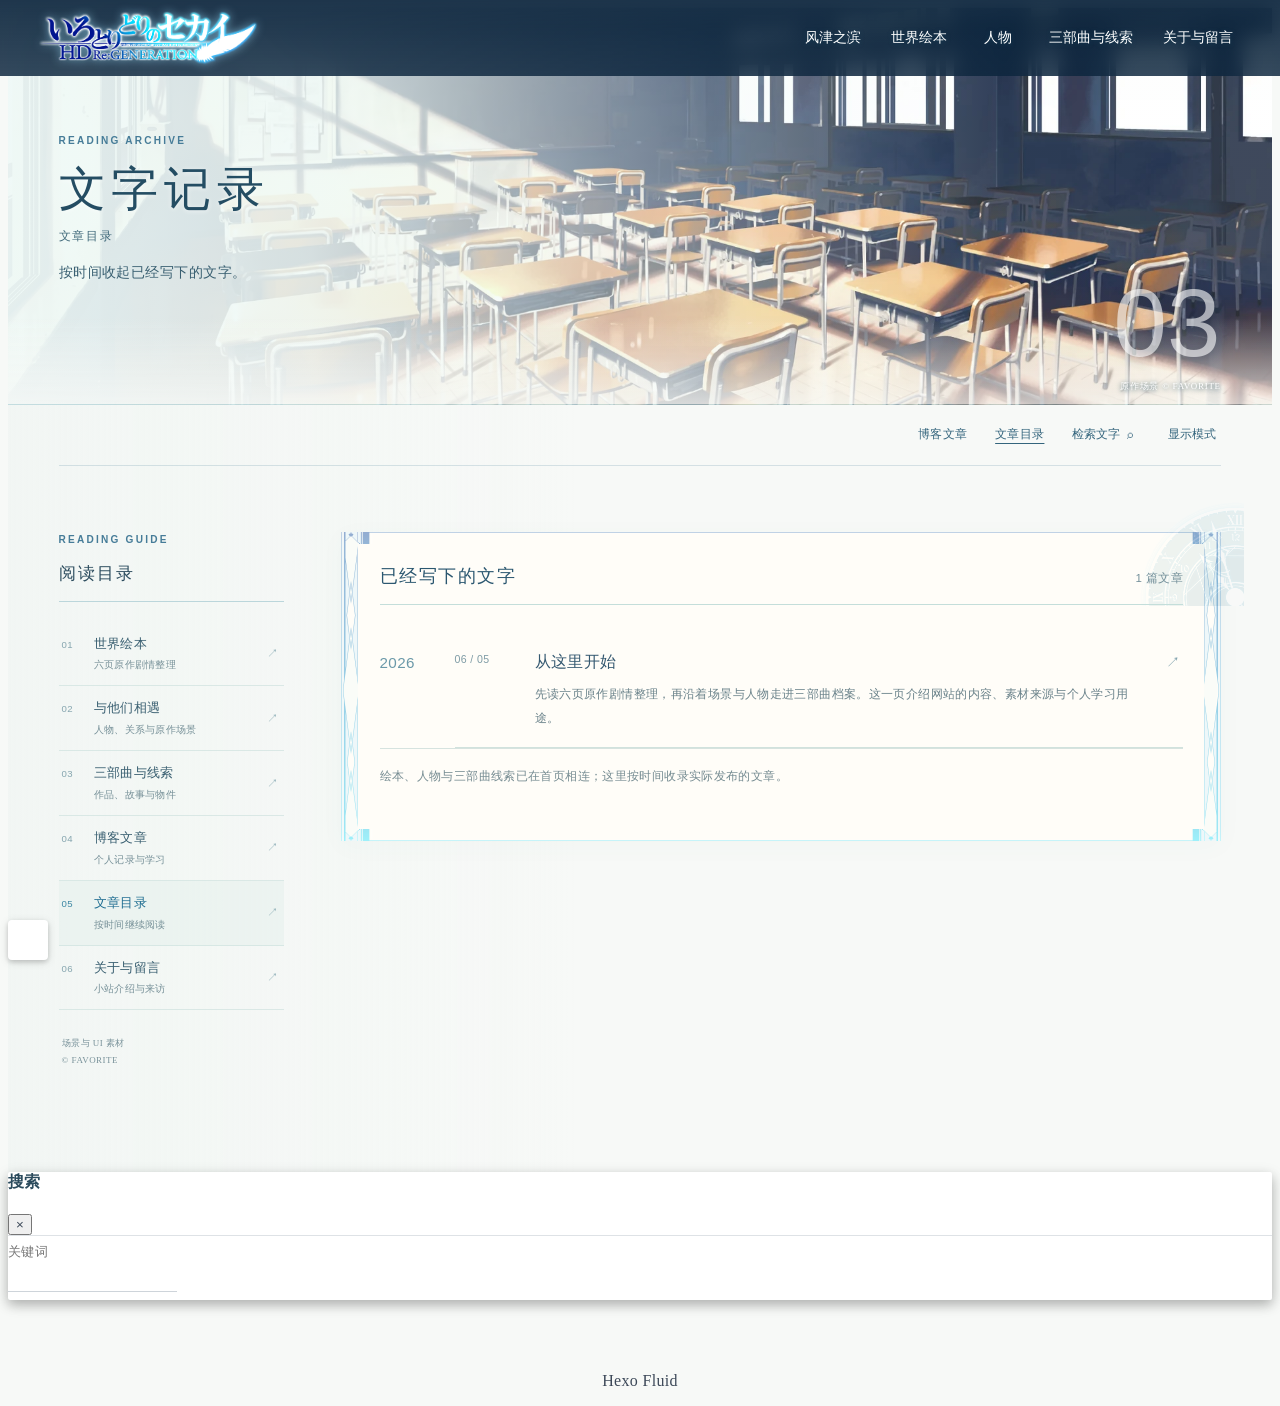
<file: archives/2026/index.html>
<!DOCTYPE html>
<html lang="zh-CN" data-default-color-scheme="auto">



<head>
  <meta charset="UTF-8">

  <link rel="apple-touch-icon" sizes="76x76" href="/img/favicon.png">
  <link rel="icon" href="/img/favicon.png">
  

  <meta name="viewport" content="width=device-width, initial-scale=1.0, maximum-scale=5.0, shrink-to-fit=no">
  <meta http-equiv="x-ua-compatible" content="ie=edge">
  
  <meta name="theme-color" content="#2f4154">
  <meta name="author" content="NikaidouShinku0721">
  <meta name="keywords" content>
  
    <meta name="description" content="NikaidouShinku0721的个人博客。">
<meta property="og:type" content="website">
<meta property="og:title" content="归档">
<meta property="og:url" content="https://nikaidoushinku0721.github.io/archives/2026/index.html">
<meta property="og:site_name" content="NikaidouShinku0721">
<meta property="og:description" content="NikaidouShinku0721的个人博客。">
<meta property="og:locale" content="zh_CN">
<meta property="article:author" content="NikaidouShinku0721">
<meta name="twitter:card" content="summary_large_image">
  
  
  
  <title>归档 - NikaidouShinku0721</title>

  <link rel="stylesheet" href="https://lib.baomitu.com/twitter-bootstrap/4.6.1/css/bootstrap.min.css">





<!-- 主题依赖的图标库，不要自行修改 -->
<!-- Do not modify the link that theme dependent icons -->

<link rel="stylesheet" href="//at.alicdn.com/t/c/font_1749284_5i9bdhy70f8.css">



<link rel="stylesheet" href="//at.alicdn.com/t/c/font_1736178_k526ubmyhba.css">


<link rel="stylesheet" href="/css/main.css">


  <link id="highlight-css" rel="stylesheet" href="/css/highlight.css">
  
    <link id="highlight-css-dark" rel="stylesheet" href="/css/highlight-dark.css">
  



  
<link rel="stylesheet" href="/css/custom.css?v=a6a526db6cdb">



  <script id="fluid-configs">
    var Fluid = window.Fluid || {};
    Fluid.ctx = Object.assign({}, Fluid.ctx)
    var CONFIG = {"hostname":"nikaidoushinku0721.github.io","root":"/","version":"1.9.9","typing":{"enable":true,"typeSpeed":70,"cursorChar":"_","loop":false,"scope":[]},"anchorjs":{"enable":true,"element":"h1,h2,h3,h4,h5,h6","placement":"left","visible":"hover","icon":""},"progressbar":{"enable":true,"height_px":3,"color":"#29d","options":{"showSpinner":false,"trickleSpeed":100}},"code_language":{"enable":true,"default":"TEXT"},"copy_btn":true,"image_caption":{"enable":true},"image_zoom":{"enable":true,"img_url_replace":["",""]},"toc":{"enable":true,"expand_all":true,"placement":"right","headingSelector":"h1,h2,h3,h4,h5,h6","collapseDepth":0},"lazyload":{"enable":true,"loading_img":"/img/loading.gif","onlypost":false,"offset_factor":2},"web_analytics":{"enable":false,"follow_dnt":true,"baidu":null,"google":{"measurement_id":null},"tencent":{"sid":null,"cid":null},"leancloud":{"app_id":null,"app_key":null,"server_url":null,"path":"window.location.pathname","ignore_local":false},"openkounter":{"server_url":"https://open-kounter.mintimate.cn","path":"window.location.pathname","ignore_local":false},"umami":{"src":null,"website_id":null,"domains":null,"start_time":"2024-01-01T00:00:00.000Z","token":null,"api_server":null}},"search_path":"/local-search.xml","include_content_in_search":true};

    if (CONFIG.web_analytics.follow_dnt) {
      var dntVal = navigator.doNotTrack || window.doNotTrack || navigator.msDoNotTrack;
      Fluid.ctx.dnt = dntVal && (dntVal.startsWith('1') || dntVal.startsWith('yes') || dntVal.startsWith('on'));
    }
  </script>
  <script src="/js/utils.js"></script>
  <script src="/js/color-schema.js"></script>
  


  
<meta name="generator" content="Hexo 7.3.0"><link rel="stylesheet" href="/css/secondary-pages.css?v=0bc6bd177e01"><link id="favorite-secondary-css" rel="stylesheet" href="/favorite/secondary.css?v=02a8b5936670"></head>


<body class="secondary-page secondary-page-archives favorite-secondary"><header class="site-header" id="favorite-site-header"><a class="brand" href="/#opening" aria-label="风津之滨 · 回到开篇"><img src="/img/trilogy/logo-sekai.webp" alt="五彩斑斓的世界" width="220" height="56" decoding="async"></a><nav class="site-nav" aria-label="章节导航"><a href="/#opening">风津之滨</a><a href="/#world-picturebook">世界绘本</a><a href="/#people">人物</a><a href="/#works">三部曲与线索</a><a href="/#message">关于与留言</a></nav></header>
  

  <header>
    

<div class="header-inner" style="height: 60vh;">
  

<!-- Mobile grid menu overlay -->


  

<div id="banner" class="banner secondary-cover" style="background-image:url('/img/trilogy/scene-classroom.webp')"><img class="secondary-cover-image" src="/img/trilogy/scene-classroom.webp" alt="原作中的教室场景" fetchpriority="high" decoding="async" data-skip-lazyload="true"><div class="secondary-cover-copy"><p class="secondary-kicker">READING ARCHIVE</p><h1>文字记录</h1><p class="secondary-cover-subtitle">文章目录</p><p class="secondary-cover-lead">按时间收起已经写下的文字。</p></div><span class="secondary-cover-number" aria-hidden="true">03</span><p class="secondary-cover-credit">原作场景 © FAVORITE</p></div>



</div>

  </header>

  <main><section id="board" class="secondary-shell" data-secondary-page="archives"><nav class="favorite-reading-tools" aria-label="博客阅读工具"><a href="/blog/">博客文章</a><a href="/archives/" aria-current="page">文章目录</a><button id="search-btn" type="button" data-toggle="modal" data-target="#modalSearch" aria-haspopup="dialog" aria-controls="modalSearch">检索文字<span aria-hidden="true">⌕</span></button><button id="color-toggle-btn" type="button" aria-label="切换阅读显示模式"><i class="iconfont icon-dark" id="color-toggle-icon" aria-hidden="true"></i><span>显示模式</span></button></nav><div class="secondary-layout"><aside class="secondary-directory" aria-label="本站阅读目录"><p class="secondary-kicker">READING GUIDE</p><h2>阅读目录</h2><nav><a href="/#world-picturebook"><span class="secondary-directory-number" aria-hidden="true">01</span><span>世界绘本<small>六页原作剧情整理</small></span><span class="secondary-directory-arrow" aria-hidden="true">↗</span></a><a href="/#people"><span class="secondary-directory-number" aria-hidden="true">02</span><span>与他们相遇<small>人物、关系与原作场景</small></span><span class="secondary-directory-arrow" aria-hidden="true">↗</span></a><a href="/#works"><span class="secondary-directory-number" aria-hidden="true">03</span><span>三部曲与线索<small>作品、故事与物件</small></span><span class="secondary-directory-arrow" aria-hidden="true">↗</span></a><a href="/blog/"><span class="secondary-directory-number" aria-hidden="true">04</span><span>博客文章<small>个人记录与学习</small></span><span class="secondary-directory-arrow" aria-hidden="true">↗</span></a><a href="/archives/" aria-current="page"><span class="secondary-directory-number" aria-hidden="true">05</span><span>文章目录<small>按时间继续阅读</small></span><span class="secondary-directory-arrow" aria-hidden="true">↗</span></a><a href="/#message"><span class="secondary-directory-number" aria-hidden="true">06</span><span>关于与留言<small>小站介绍与来访</small></span><span class="secondary-directory-arrow" aria-hidden="true">↗</span></a></nav><p class="secondary-art-credit">场景与 UI 素材<br>© FAVORITE</p></aside><article class="secondary-content" aria-label="文章目录"><div class="secondary-prose"><div class="secondary-section-heading"><h2>已经写下的文字</h2><p>1 篇文章</p></div><div class="secondary-year"><h3>2026</h3><a class="secondary-article-row" href="/2026/06/05/hello-world/"><time datetime="2026-06-05">06 / 05</time><span><strong>从这里开始</strong><small>先读六页原作剧情整理，再沿着场景与人物走进三部曲档案。这一页介绍网站的内容、素材来源与个人学习用途。</small></span><b aria-hidden="true">↗</b></a></div><p class="secondary-small-note">绘本、人物与三部曲线索已在首页相连；这里按时间收录实际发布的文章。</p></div></article></div></section>
    
      
    

    
      <a id="scroll-top-button" aria-label="TOP" href="#" role="button">
        <i class="iconfont icon-arrowup" aria-hidden="true"></i>
      </a>
    

    
      <div class="modal fade" id="modalSearch" tabindex="-1" role="dialog" aria-labelledby="ModalLabel" aria-hidden="true">
  <div class="modal-dialog modal-dialog-scrollable modal-lg" role="document">
    <div class="modal-content">
      <div class="modal-header text-center">
        <h4 class="modal-title w-100 font-weight-bold">搜索</h4>
        <button type="button" id="local-search-close" class="close" data-dismiss="modal" aria-label="Close">
          <span aria-hidden="true">&times;</span>
        </button>
      </div>
      <div class="modal-body mx-3">
        <div class="md-form mb-5">
          <input type="text" id="local-search-input" class="form-control validate">
          <label data-error="x" data-success="v" for="local-search-input">关键词</label>
        </div>
        <div class="list-group" id="local-search-result"></div>
      </div>
    </div>
  </div>
</div>

    

    
  </main>

  <footer>
    <div class="footer-inner">
  
    <div class="footer-content">
       <a href="https://hexo.io" target="_blank" rel="nofollow noopener"><span>Hexo</span></a> <i class="iconfont icon-love"></i> <a href="https://github.com/fluid-dev/hexo-theme-fluid" target="_blank" rel="nofollow noopener"><span>Fluid</span></a> 
    </div>
  
  
  
</div>

  </footer>

  <!-- Scripts -->
  
  <script src="https://lib.baomitu.com/nprogress/0.2.0/nprogress.min.js"></script>
  <link rel="stylesheet" href="https://lib.baomitu.com/nprogress/0.2.0/nprogress.min.css">

  <script>
    NProgress.configure({"showSpinner":false,"trickleSpeed":100})
    NProgress.start()
    window.addEventListener('load', function() {
      NProgress.done();
    })
  </script>


<script src="https://lib.baomitu.com/jquery/3.6.4/jquery.min.js"></script>
<script src="https://lib.baomitu.com/twitter-bootstrap/4.6.1/js/bootstrap.min.js"></script>
<script src="/js/events.js"></script>
<script src="/js/plugins.js"></script>


  <script src="https://lib.baomitu.com/typed.js/2.0.12/typed.min.js"></script>
  <script>
    (function (window, document) {
      var typing = Fluid.plugins.typing;
      var subtitle = document.getElementById('subtitle');
      if (!subtitle || !typing) {
        return;
      }
      var text = subtitle.getAttribute('data-typed-text');
      
        typing(text);
      
    })(window, document);
  </script>




  
    <script src="/js/img-lazyload.js"></script>
  




  <script src="/js/local-search.js"></script>




  
<script src="/favorite/cursor.js"></script>



<!-- 主题的启动项，将它保持在最底部 -->
<!-- the boot of the theme, keep it at the bottom -->
<script src="/js/boot.js"></script>


  

  <noscript>
    <div class="noscript-warning">博客在允许 JavaScript 运行的环境下浏览效果更佳</div>
  </noscript>
<script src="/favorite/secondary.js?v=9d6ba249e0f0" defer></script></body>
</html>
</file>
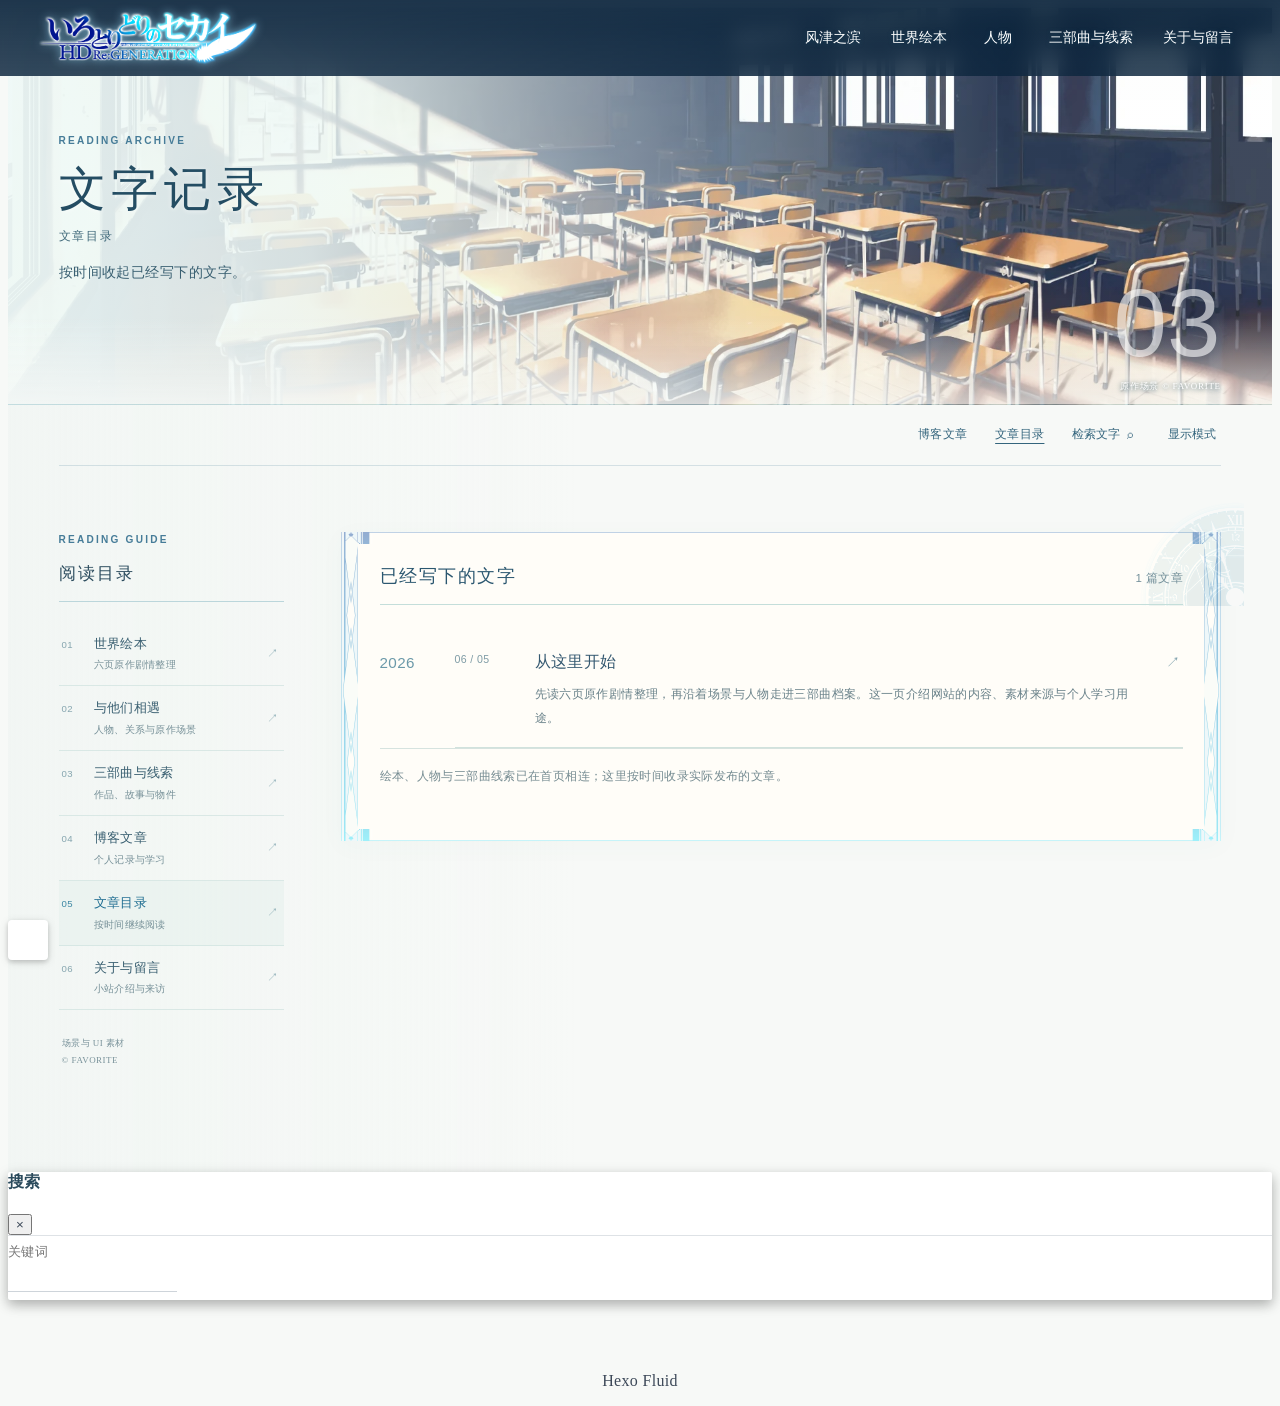
<file: archives/2026/06/index.html>
<!DOCTYPE html>
<html lang="zh-CN" data-default-color-scheme="auto">



<head>
  <meta charset="UTF-8">

  <link rel="apple-touch-icon" sizes="76x76" href="/img/favicon.png">
  <link rel="icon" href="/img/favicon.png">
  

  <meta name="viewport" content="width=device-width, initial-scale=1.0, maximum-scale=5.0, shrink-to-fit=no">
  <meta http-equiv="x-ua-compatible" content="ie=edge">
  
  <meta name="theme-color" content="#2f4154">
  <meta name="author" content="NikaidouShinku0721">
  <meta name="keywords" content>
  
    <meta name="description" content="NikaidouShinku0721的个人博客。">
<meta property="og:type" content="website">
<meta property="og:title" content="归档">
<meta property="og:url" content="https://nikaidoushinku0721.github.io/archives/2026/06/index.html">
<meta property="og:site_name" content="NikaidouShinku0721">
<meta property="og:description" content="NikaidouShinku0721的个人博客。">
<meta property="og:locale" content="zh_CN">
<meta property="article:author" content="NikaidouShinku0721">
<meta name="twitter:card" content="summary_large_image">
  
  
  
  <title>归档 - NikaidouShinku0721</title>

  <link rel="stylesheet" href="https://lib.baomitu.com/twitter-bootstrap/4.6.1/css/bootstrap.min.css">





<!-- 主题依赖的图标库，不要自行修改 -->
<!-- Do not modify the link that theme dependent icons -->

<link rel="stylesheet" href="//at.alicdn.com/t/c/font_1749284_5i9bdhy70f8.css">



<link rel="stylesheet" href="//at.alicdn.com/t/c/font_1736178_k526ubmyhba.css">


<link rel="stylesheet" href="/css/main.css">


  <link id="highlight-css" rel="stylesheet" href="/css/highlight.css">
  
    <link id="highlight-css-dark" rel="stylesheet" href="/css/highlight-dark.css">
  



  
<link rel="stylesheet" href="/css/custom.css?v=a6a526db6cdb">



  <script id="fluid-configs">
    var Fluid = window.Fluid || {};
    Fluid.ctx = Object.assign({}, Fluid.ctx)
    var CONFIG = {"hostname":"nikaidoushinku0721.github.io","root":"/","version":"1.9.9","typing":{"enable":true,"typeSpeed":70,"cursorChar":"_","loop":false,"scope":[]},"anchorjs":{"enable":true,"element":"h1,h2,h3,h4,h5,h6","placement":"left","visible":"hover","icon":""},"progressbar":{"enable":true,"height_px":3,"color":"#29d","options":{"showSpinner":false,"trickleSpeed":100}},"code_language":{"enable":true,"default":"TEXT"},"copy_btn":true,"image_caption":{"enable":true},"image_zoom":{"enable":true,"img_url_replace":["",""]},"toc":{"enable":true,"expand_all":true,"placement":"right","headingSelector":"h1,h2,h3,h4,h5,h6","collapseDepth":0},"lazyload":{"enable":true,"loading_img":"/img/loading.gif","onlypost":false,"offset_factor":2},"web_analytics":{"enable":false,"follow_dnt":true,"baidu":null,"google":{"measurement_id":null},"tencent":{"sid":null,"cid":null},"leancloud":{"app_id":null,"app_key":null,"server_url":null,"path":"window.location.pathname","ignore_local":false},"openkounter":{"server_url":"https://open-kounter.mintimate.cn","path":"window.location.pathname","ignore_local":false},"umami":{"src":null,"website_id":null,"domains":null,"start_time":"2024-01-01T00:00:00.000Z","token":null,"api_server":null}},"search_path":"/local-search.xml","include_content_in_search":true};

    if (CONFIG.web_analytics.follow_dnt) {
      var dntVal = navigator.doNotTrack || window.doNotTrack || navigator.msDoNotTrack;
      Fluid.ctx.dnt = dntVal && (dntVal.startsWith('1') || dntVal.startsWith('yes') || dntVal.startsWith('on'));
    }
  </script>
  <script src="/js/utils.js"></script>
  <script src="/js/color-schema.js"></script>
  


  
<meta name="generator" content="Hexo 7.3.0"><link rel="stylesheet" href="/css/secondary-pages.css?v=0bc6bd177e01"><link id="favorite-secondary-css" rel="stylesheet" href="/favorite/secondary.css?v=02a8b5936670"></head>


<body class="secondary-page secondary-page-archives favorite-secondary"><header class="site-header" id="favorite-site-header"><a class="brand" href="/#opening" aria-label="风津之滨 · 回到开篇"><img src="/img/trilogy/logo-sekai.webp" alt="五彩斑斓的世界" width="220" height="56" decoding="async"></a><nav class="site-nav" aria-label="章节导航"><a href="/#opening">风津之滨</a><a href="/#world-picturebook">世界绘本</a><a href="/#people">人物</a><a href="/#works">三部曲与线索</a><a href="/#message">关于与留言</a></nav></header>
  

  <header>
    

<div class="header-inner" style="height: 60vh;">
  

<!-- Mobile grid menu overlay -->


  

<div id="banner" class="banner secondary-cover" style="background-image:url('/img/trilogy/scene-classroom.webp')"><img class="secondary-cover-image" src="/img/trilogy/scene-classroom.webp" alt="原作中的教室场景" fetchpriority="high" decoding="async" data-skip-lazyload="true"><div class="secondary-cover-copy"><p class="secondary-kicker">READING ARCHIVE</p><h1>文字记录</h1><p class="secondary-cover-subtitle">文章目录</p><p class="secondary-cover-lead">按时间收起已经写下的文字。</p></div><span class="secondary-cover-number" aria-hidden="true">03</span><p class="secondary-cover-credit">原作场景 © FAVORITE</p></div>



</div>

  </header>

  <main><section id="board" class="secondary-shell" data-secondary-page="archives"><nav class="favorite-reading-tools" aria-label="博客阅读工具"><a href="/blog/">博客文章</a><a href="/archives/" aria-current="page">文章目录</a><button id="search-btn" type="button" data-toggle="modal" data-target="#modalSearch" aria-haspopup="dialog" aria-controls="modalSearch">检索文字<span aria-hidden="true">⌕</span></button><button id="color-toggle-btn" type="button" aria-label="切换阅读显示模式"><i class="iconfont icon-dark" id="color-toggle-icon" aria-hidden="true"></i><span>显示模式</span></button></nav><div class="secondary-layout"><aside class="secondary-directory" aria-label="本站阅读目录"><p class="secondary-kicker">READING GUIDE</p><h2>阅读目录</h2><nav><a href="/#world-picturebook"><span class="secondary-directory-number" aria-hidden="true">01</span><span>世界绘本<small>六页原作剧情整理</small></span><span class="secondary-directory-arrow" aria-hidden="true">↗</span></a><a href="/#people"><span class="secondary-directory-number" aria-hidden="true">02</span><span>与他们相遇<small>人物、关系与原作场景</small></span><span class="secondary-directory-arrow" aria-hidden="true">↗</span></a><a href="/#works"><span class="secondary-directory-number" aria-hidden="true">03</span><span>三部曲与线索<small>作品、故事与物件</small></span><span class="secondary-directory-arrow" aria-hidden="true">↗</span></a><a href="/blog/"><span class="secondary-directory-number" aria-hidden="true">04</span><span>博客文章<small>个人记录与学习</small></span><span class="secondary-directory-arrow" aria-hidden="true">↗</span></a><a href="/archives/" aria-current="page"><span class="secondary-directory-number" aria-hidden="true">05</span><span>文章目录<small>按时间继续阅读</small></span><span class="secondary-directory-arrow" aria-hidden="true">↗</span></a><a href="/#message"><span class="secondary-directory-number" aria-hidden="true">06</span><span>关于与留言<small>小站介绍与来访</small></span><span class="secondary-directory-arrow" aria-hidden="true">↗</span></a></nav><p class="secondary-art-credit">场景与 UI 素材<br>© FAVORITE</p></aside><article class="secondary-content" aria-label="文章目录"><div class="secondary-prose"><div class="secondary-section-heading"><h2>已经写下的文字</h2><p>1 篇文章</p></div><div class="secondary-year"><h3>2026</h3><a class="secondary-article-row" href="/2026/06/05/hello-world/"><time datetime="2026-06-05">06 / 05</time><span><strong>从这里开始</strong><small>先读六页原作剧情整理，再沿着场景与人物走进三部曲档案。这一页介绍网站的内容、素材来源与个人学习用途。</small></span><b aria-hidden="true">↗</b></a></div><p class="secondary-small-note">绘本、人物与三部曲线索已在首页相连；这里按时间收录实际发布的文章。</p></div></article></div></section>
    
      
    

    
      <a id="scroll-top-button" aria-label="TOP" href="#" role="button">
        <i class="iconfont icon-arrowup" aria-hidden="true"></i>
      </a>
    

    
      <div class="modal fade" id="modalSearch" tabindex="-1" role="dialog" aria-labelledby="ModalLabel" aria-hidden="true">
  <div class="modal-dialog modal-dialog-scrollable modal-lg" role="document">
    <div class="modal-content">
      <div class="modal-header text-center">
        <h4 class="modal-title w-100 font-weight-bold">搜索</h4>
        <button type="button" id="local-search-close" class="close" data-dismiss="modal" aria-label="Close">
          <span aria-hidden="true">&times;</span>
        </button>
      </div>
      <div class="modal-body mx-3">
        <div class="md-form mb-5">
          <input type="text" id="local-search-input" class="form-control validate">
          <label data-error="x" data-success="v" for="local-search-input">关键词</label>
        </div>
        <div class="list-group" id="local-search-result"></div>
      </div>
    </div>
  </div>
</div>

    

    
  </main>

  <footer>
    <div class="footer-inner">
  
    <div class="footer-content">
       <a href="https://hexo.io" target="_blank" rel="nofollow noopener"><span>Hexo</span></a> <i class="iconfont icon-love"></i> <a href="https://github.com/fluid-dev/hexo-theme-fluid" target="_blank" rel="nofollow noopener"><span>Fluid</span></a> 
    </div>
  
  
  
</div>

  </footer>

  <!-- Scripts -->
  
  <script src="https://lib.baomitu.com/nprogress/0.2.0/nprogress.min.js"></script>
  <link rel="stylesheet" href="https://lib.baomitu.com/nprogress/0.2.0/nprogress.min.css">

  <script>
    NProgress.configure({"showSpinner":false,"trickleSpeed":100})
    NProgress.start()
    window.addEventListener('load', function() {
      NProgress.done();
    })
  </script>


<script src="https://lib.baomitu.com/jquery/3.6.4/jquery.min.js"></script>
<script src="https://lib.baomitu.com/twitter-bootstrap/4.6.1/js/bootstrap.min.js"></script>
<script src="/js/events.js"></script>
<script src="/js/plugins.js"></script>


  <script src="https://lib.baomitu.com/typed.js/2.0.12/typed.min.js"></script>
  <script>
    (function (window, document) {
      var typing = Fluid.plugins.typing;
      var subtitle = document.getElementById('subtitle');
      if (!subtitle || !typing) {
        return;
      }
      var text = subtitle.getAttribute('data-typed-text');
      
        typing(text);
      
    })(window, document);
  </script>




  
    <script src="/js/img-lazyload.js"></script>
  




  <script src="/js/local-search.js"></script>




  
<script src="/favorite/cursor.js"></script>



<!-- 主题的启动项，将它保持在最底部 -->
<!-- the boot of the theme, keep it at the bottom -->
<script src="/js/boot.js"></script>


  

  <noscript>
    <div class="noscript-warning">博客在允许 JavaScript 运行的环境下浏览效果更佳</div>
  </noscript>
<script src="/favorite/secondary.js?v=9d6ba249e0f0" defer></script></body>
</html>
</file>
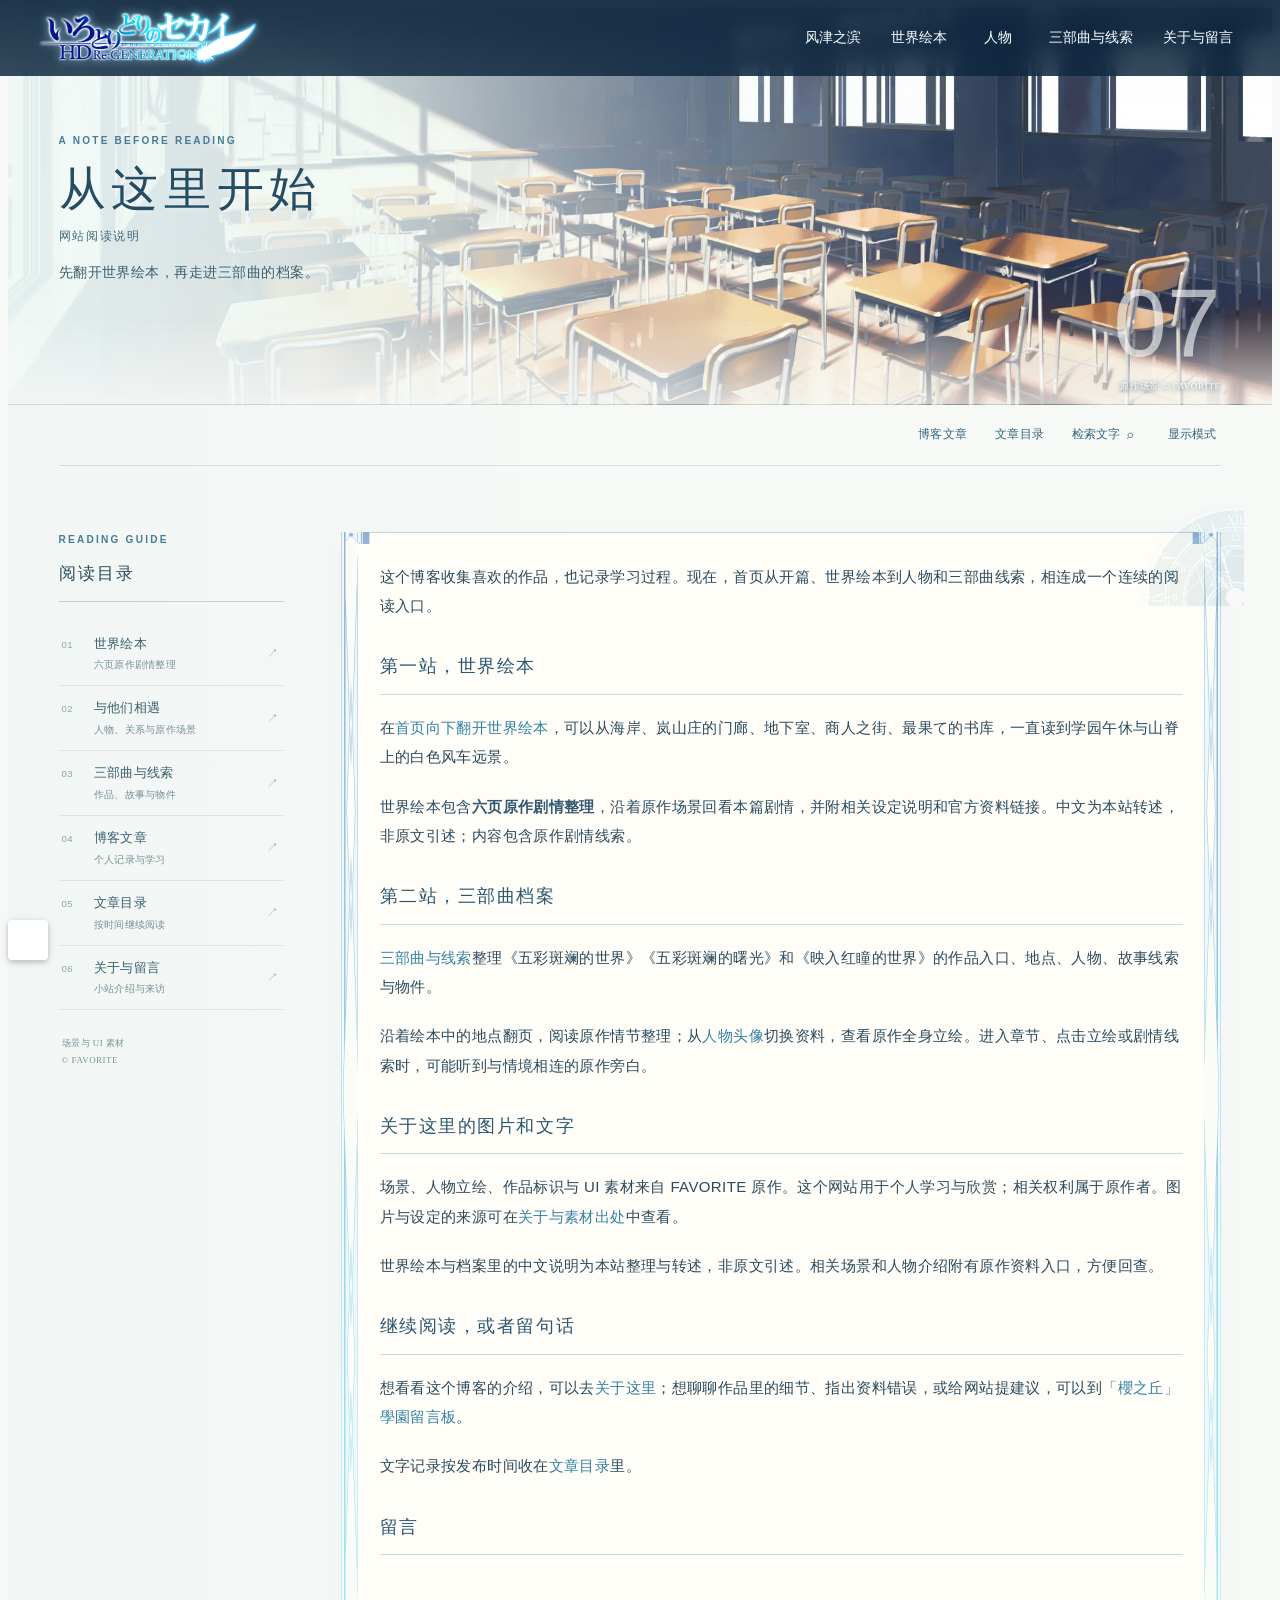
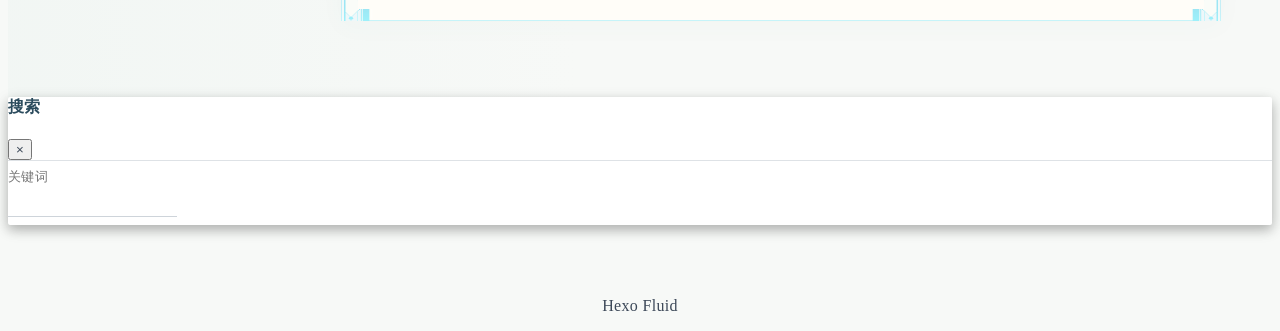
<file: 2026/06/05/hello-world/index.html>
<!DOCTYPE html>
<html lang="zh-CN" data-default-color-scheme="auto">



<head>
  <meta charset="UTF-8">

  <link rel="apple-touch-icon" sizes="76x76" href="/img/favicon.png">
  <link rel="icon" href="/img/favicon.png">
  

  <meta name="viewport" content="width=device-width, initial-scale=1.0, maximum-scale=5.0, shrink-to-fit=no">
  <meta http-equiv="x-ua-compatible" content="ie=edge">
  
  <meta name="theme-color" content="#2f4154">
  <meta name="author" content="NikaidouShinku0721">
  <meta name="keywords" content>
  
    <meta name="description" content="先读六页原作剧情整理，再沿着场景与人物走进三部曲档案。这一页介绍网站的内容、素材来源与个人学习用途。">
<meta property="og:type" content="article">
<meta property="og:title" content="从这里开始">
<meta property="og:url" content="https://nikaidoushinku0721.github.io/2026/06/05/hello-world/index.html">
<meta property="og:site_name" content="NikaidouShinku0721">
<meta property="og:description" content="先读六页原作剧情整理，再沿着场景与人物走进三部曲档案。这一页介绍网站的内容、素材来源与个人学习用途。">
<meta property="og:locale" content="zh_CN">
<meta property="og:image" content="https://nikaidoushinku0721.github.io/img/trilogy/scene-classroom.webp">
<meta property="article:published_time" content="2026-06-05T14:50:12.000Z">
<meta property="article:modified_time" content="2026-10-12T02:45:41.873Z">
<meta property="article:author" content="NikaidouShinku0721">
<meta name="twitter:card" content="summary_large_image">
<meta name="twitter:image" content="https://nikaidoushinku0721.github.io/img/trilogy/scene-classroom.webp">
  
  
  
  <title>从这里开始 - NikaidouShinku0721</title>

  <link rel="stylesheet" href="https://lib.baomitu.com/twitter-bootstrap/4.6.1/css/bootstrap.min.css">



  <link rel="stylesheet" href="https://lib.baomitu.com/github-markdown-css/4.0.0/github-markdown.min.css">

  <link rel="stylesheet" href="https://lib.baomitu.com/hint.css/2.7.0/hint.min.css">

  <link rel="stylesheet" href="https://lib.baomitu.com/fancybox/3.5.7/jquery.fancybox.min.css">



<!-- 主题依赖的图标库，不要自行修改 -->
<!-- Do not modify the link that theme dependent icons -->

<link rel="stylesheet" href="//at.alicdn.com/t/c/font_1749284_5i9bdhy70f8.css">



<link rel="stylesheet" href="//at.alicdn.com/t/c/font_1736178_k526ubmyhba.css">


<link rel="stylesheet" href="/css/main.css">


  <link id="highlight-css" rel="stylesheet" href="/css/highlight.css">
  
    <link id="highlight-css-dark" rel="stylesheet" href="/css/highlight-dark.css">
  



  
<link rel="stylesheet" href="/css/custom.css?v=a6a526db6cdb">



  <script id="fluid-configs">
    var Fluid = window.Fluid || {};
    Fluid.ctx = Object.assign({}, Fluid.ctx)
    var CONFIG = {"hostname":"nikaidoushinku0721.github.io","root":"/","version":"1.9.9","typing":{"enable":true,"typeSpeed":70,"cursorChar":"_","loop":false,"scope":[]},"anchorjs":{"enable":true,"element":"h1,h2,h3,h4,h5,h6","placement":"left","visible":"hover","icon":""},"progressbar":{"enable":true,"height_px":3,"color":"#29d","options":{"showSpinner":false,"trickleSpeed":100}},"code_language":{"enable":true,"default":"TEXT"},"copy_btn":true,"image_caption":{"enable":true},"image_zoom":{"enable":true,"img_url_replace":["",""]},"toc":{"enable":true,"expand_all":true,"placement":"right","headingSelector":"h1,h2,h3,h4,h5,h6","collapseDepth":0},"lazyload":{"enable":true,"loading_img":"/img/loading.gif","onlypost":false,"offset_factor":2},"web_analytics":{"enable":false,"follow_dnt":true,"baidu":null,"google":{"measurement_id":null},"tencent":{"sid":null,"cid":null},"leancloud":{"app_id":null,"app_key":null,"server_url":null,"path":"window.location.pathname","ignore_local":false},"openkounter":{"server_url":"https://open-kounter.mintimate.cn","path":"window.location.pathname","ignore_local":false},"umami":{"src":null,"website_id":null,"domains":null,"start_time":"2024-01-01T00:00:00.000Z","token":null,"api_server":null}},"search_path":"/local-search.xml","include_content_in_search":true};

    if (CONFIG.web_analytics.follow_dnt) {
      var dntVal = navigator.doNotTrack || window.doNotTrack || navigator.msDoNotTrack;
      Fluid.ctx.dnt = dntVal && (dntVal.startsWith('1') || dntVal.startsWith('yes') || dntVal.startsWith('on'));
    }
  </script>
  <script src="/js/utils.js"></script>
  <script src="/js/color-schema.js"></script>
  


  
<meta name="generator" content="Hexo 7.3.0"><link rel="stylesheet" href="/css/secondary-pages.css?v=0bc6bd177e01"><link id="favorite-secondary-css" rel="stylesheet" href="/favorite/secondary.css?v=02a8b5936670"></head>


<body class="secondary-page secondary-page-note favorite-secondary"><header class="site-header" id="favorite-site-header"><a class="brand" href="/#opening" aria-label="风津之滨 · 回到开篇"><img src="/img/trilogy/logo-sekai.webp" alt="五彩斑斓的世界" width="220" height="56" decoding="async"></a><nav class="site-nav" aria-label="章节导航"><a href="/#opening">风津之滨</a><a href="/#world-picturebook">世界绘本</a><a href="/#people">人物</a><a href="/#works">三部曲与线索</a><a href="/#message">关于与留言</a></nav></header>
  

  <header>
    

<div class="header-inner" style="height: 70vh;">
  

<!-- Mobile grid menu overlay -->


  

<div id="banner" class="banner secondary-cover" style="background-image:url('/img/trilogy/scene-classroom.webp')"><img class="secondary-cover-image" src="/img/trilogy/scene-classroom.webp" alt="原作中的教室场景" fetchpriority="high" decoding="async" data-skip-lazyload="true"><div class="secondary-cover-copy"><p class="secondary-kicker">A NOTE BEFORE READING</p><h1>从这里开始</h1><p class="secondary-cover-subtitle">网站阅读说明</p><p class="secondary-cover-lead">先翻开世界绘本，再走进三部曲的档案。</p></div><span class="secondary-cover-number" aria-hidden="true">07</span><p class="secondary-cover-credit">原作场景 © FAVORITE</p></div>



</div>

  </header>

  <main><section id="board" class="secondary-shell" data-secondary-page="note"><nav class="favorite-reading-tools" aria-label="博客阅读工具"><a href="/blog/">博客文章</a><a href="/archives/">文章目录</a><button id="search-btn" type="button" data-toggle="modal" data-target="#modalSearch" aria-haspopup="dialog" aria-controls="modalSearch">检索文字<span aria-hidden="true">⌕</span></button><button id="color-toggle-btn" type="button" aria-label="切换阅读显示模式"><i class="iconfont icon-dark" id="color-toggle-icon" aria-hidden="true"></i><span>显示模式</span></button></nav><div class="secondary-layout"><aside class="secondary-directory" aria-label="本站阅读目录"><p class="secondary-kicker">READING GUIDE</p><h2>阅读目录</h2><nav><a href="/#world-picturebook"><span class="secondary-directory-number" aria-hidden="true">01</span><span>世界绘本<small>六页原作剧情整理</small></span><span class="secondary-directory-arrow" aria-hidden="true">↗</span></a><a href="/#people"><span class="secondary-directory-number" aria-hidden="true">02</span><span>与他们相遇<small>人物、关系与原作场景</small></span><span class="secondary-directory-arrow" aria-hidden="true">↗</span></a><a href="/#works"><span class="secondary-directory-number" aria-hidden="true">03</span><span>三部曲与线索<small>作品、故事与物件</small></span><span class="secondary-directory-arrow" aria-hidden="true">↗</span></a><a href="/blog/"><span class="secondary-directory-number" aria-hidden="true">04</span><span>博客文章<small>个人记录与学习</small></span><span class="secondary-directory-arrow" aria-hidden="true">↗</span></a><a href="/archives/"><span class="secondary-directory-number" aria-hidden="true">05</span><span>文章目录<small>按时间继续阅读</small></span><span class="secondary-directory-arrow" aria-hidden="true">↗</span></a><a href="/#message"><span class="secondary-directory-number" aria-hidden="true">06</span><span>关于与留言<small>小站介绍与来访</small></span><span class="secondary-directory-arrow" aria-hidden="true">↗</span></a></nav><p class="secondary-art-credit">场景与 UI 素材<br>© FAVORITE</p></aside><article class="secondary-content post-content" aria-label="网站阅读说明"><div class="markdown-body secondary-prose"><p>这个博客收集喜欢的作品，也记录学习过程。现在，首页从开篇、世界绘本到人物和三部曲线索，相连成一个连续的阅读入口。</p>
<!-- more -->

<h2 id="第一站，世界绘本"><a href="#第一站，世界绘本" class="headerlink" title="第一站，世界绘本"></a>第一站，世界绘本</h2><p>在<a href="/#world-picturebook">首页向下翻开世界绘本</a>，可以从海岸、岚山庄的门廊、地下室、商人之街、最果て的书库，一直读到学园午休与山脊上的白色风车远景。</p>
<p>世界绘本包含<strong>六页原作剧情整理</strong>，沿着原作场景回看本篇剧情，并附相关设定说明和官方资料链接。中文为本站转述，非原文引述；内容包含原作剧情线索。</p>
<h2 id="第二站，三部曲档案"><a href="#第二站，三部曲档案" class="headerlink" title="第二站，三部曲档案"></a>第二站，三部曲档案</h2><p><a href="/#works">三部曲与线索</a>整理《五彩斑斓的世界》《五彩斑斓的曙光》和《映入红瞳的世界》的作品入口、地点、人物、故事线索与物件。</p>
<p>沿着绘本中的地点翻页，阅读原作情节整理；从<a href="/#people">人物头像</a>切换资料，查看原作全身立绘。进入章节、点击立绘或剧情线索时，可能听到与情境相连的原作旁白。</p>
<h2 id="关于这里的图片和文字"><a href="#关于这里的图片和文字" class="headerlink" title="关于这里的图片和文字"></a>关于这里的图片和文字</h2><p>场景、人物立绘、作品标识与 UI 素材来自 FAVORITE 原作。这个网站用于个人学习与欣赏；相关权利属于原作者。图片与设定的来源可在<a href="/#message">关于与素材出处</a>中查看。</p>
<p>世界绘本与档案里的中文说明为本站整理与转述，非原文引述。相关场景和人物介绍附有原作资料入口，方便回查。</p>
<h2 id="继续阅读，或者留句话"><a href="#继续阅读，或者留句话" class="headerlink" title="继续阅读，或者留句话"></a>继续阅读，或者留句话</h2><p>想看看这个博客的介绍，可以去<a href="/#message">关于这里</a>；想聊聊作品里的细节、指出资料错误，或给网站提建议，可以到<a href="/#message">「櫻之丘」學園留言板</a>。</p>
<p>文字记录按发布时间收在<a href="/archives/">文章目录</a>里。</p>
</div><h2 id="secondary-comments-heading" class="secondary-comments-heading">留言</h2><article id="comments" lazyload class="secondary-comments" aria-labelledby="secondary-comments-heading">
      
  <div id="waline"></div>
  <script type="module">
    Fluid.utils.loadComments('#waline', function() {
      Fluid.utils.createCssLink('https://lib.baomitu.com/waline/3.6.0/waline.css')
      import('https://lib.baomitu.com/waline/3.6.0/waline.js').then(({ init }) => {
        var options = Object.assign(
          {"serverURL":"https://waline-example-six.vercel.app","path":"window.location.pathname","meta":["nick","mail","link"],"requiredMeta":["nick"],"lang":"zh-CN","emoji":["https://cdn.jsdelivr.net/gh/walinejs/emojis/weibo"],"dark":"html[data-user-color-scheme=\"dark\"]","wordLimit":0,"pageSize":10},
          {
            el: '#waline',
            path: window.location.pathname
          }
        )
        init(options);
        Fluid.utils.waitElementVisible('#waline .vcontent', () => {
          var imgSelector = '#waline .vcontent img:not(.vemoji)';
          Fluid.plugins.imageCaption(imgSelector);
          Fluid.plugins.fancyBox(imgSelector);
        })
      });
    });
  </script>
  <noscript>Please enable JavaScript to view the comments</noscript>


    </article></article></div></section>
    
      







  



  



  



  



  







    

    
      <a id="scroll-top-button" aria-label="TOP" href="#" role="button">
        <i class="iconfont icon-arrowup" aria-hidden="true"></i>
      </a>
    

    
      <div class="modal fade" id="modalSearch" tabindex="-1" role="dialog" aria-labelledby="ModalLabel" aria-hidden="true">
  <div class="modal-dialog modal-dialog-scrollable modal-lg" role="document">
    <div class="modal-content">
      <div class="modal-header text-center">
        <h4 class="modal-title w-100 font-weight-bold">搜索</h4>
        <button type="button" id="local-search-close" class="close" data-dismiss="modal" aria-label="Close">
          <span aria-hidden="true">&times;</span>
        </button>
      </div>
      <div class="modal-body mx-3">
        <div class="md-form mb-5">
          <input type="text" id="local-search-input" class="form-control validate">
          <label data-error="x" data-success="v" for="local-search-input">关键词</label>
        </div>
        <div class="list-group" id="local-search-result"></div>
      </div>
    </div>
  </div>
</div>

    

    
  </main>

  <footer>
    <div class="footer-inner">
  
    <div class="footer-content">
       <a href="https://hexo.io" target="_blank" rel="nofollow noopener"><span>Hexo</span></a> <i class="iconfont icon-love"></i> <a href="https://github.com/fluid-dev/hexo-theme-fluid" target="_blank" rel="nofollow noopener"><span>Fluid</span></a> 
    </div>
  
  
  
</div>

  </footer>

  <!-- Scripts -->
  
  <script src="https://lib.baomitu.com/nprogress/0.2.0/nprogress.min.js"></script>
  <link rel="stylesheet" href="https://lib.baomitu.com/nprogress/0.2.0/nprogress.min.css">

  <script>
    NProgress.configure({"showSpinner":false,"trickleSpeed":100})
    NProgress.start()
    window.addEventListener('load', function() {
      NProgress.done();
    })
  </script>


<script src="https://lib.baomitu.com/jquery/3.6.4/jquery.min.js"></script>
<script src="https://lib.baomitu.com/twitter-bootstrap/4.6.1/js/bootstrap.min.js"></script>
<script src="/js/events.js"></script>
<script src="/js/plugins.js"></script>


  <script src="https://lib.baomitu.com/typed.js/2.0.12/typed.min.js"></script>
  <script>
    (function (window, document) {
      var typing = Fluid.plugins.typing;
      var subtitle = document.getElementById('subtitle');
      if (!subtitle || !typing) {
        return;
      }
      var text = subtitle.getAttribute('data-typed-text');
      
        typing(text);
      
    })(window, document);
  </script>




  
    <script src="/js/img-lazyload.js"></script>
  




  
<script>
  Fluid.utils.createScript('https://lib.baomitu.com/tocbot/4.20.1/tocbot.min.js', function() {
    var toc = jQuery('#toc');
    if (toc.length === 0 || !window.tocbot) { return; }
    var boardCtn = jQuery('#board-ctn');
    var boardTop = boardCtn.offset().top;

    function isExpandAllEnabled() {
      return CONFIG.toc && CONFIG.toc.expand_all === true;
    }
    function expandAllToc() {
      if (!isExpandAllEnabled()) { return; }
      jQuery('#toc-body .tocbot-is-collapsed').removeClass('tocbot-is-collapsed');
    }
    function updateTocToggle($li, $childList) {
      var $toggle = $li.children('.toc-toggle');
      if ($toggle.length === 0) { return; }
      var collapsed = $childList.hasClass('tocbot-is-collapsed');
      $toggle
        .toggleClass('toc-toggle-collapsed', collapsed)
        .toggleClass('toc-toggle-expanded', !collapsed);
    }
    function bindTocToggle() {
      if (!isExpandAllEnabled()) { return; }
      jQuery('#toc-body .toc-list-item').each(function() {
        var $li = jQuery(this);
        var $childList = $li.children('ol');
        if ($childList.length === 0) {
          if ($li.children('.toc-toggle').length === 0) {
            $li.prepend('<span class="toc-toggle toc-toggle-placeholder" aria-hidden="true">›</span>');
          }
          return;
        }

        if ($li.children('.toc-toggle').length === 0) {
          $li.prepend('<span class="toc-toggle toc-toggle-expanded" aria-hidden="true">›</span>');
        }
        updateTocToggle($li, $childList);
      });
      jQuery('#toc-body').off('click.tocToggle').on('click.tocToggle', '.toc-toggle', function(e) {
        e.preventDefault();
        e.stopPropagation();
        var $li = jQuery(this).parent('.toc-list-item');
        var $childList = $li.children('ol');
        if ($childList.length === 0) { return; }
        $childList.toggleClass('tocbot-is-collapsed');
        updateTocToggle($li, $childList);
      });
      if (!window.__tocToggleObserver) {
        window.__tocToggleObserver = new MutationObserver(function(mutations) {
          mutations.forEach(function(mutation) {
            if (mutation.type !== 'attributes' || mutation.attributeName !== 'class') { return; }
            var $list = jQuery(mutation.target);
            var $li = $list.parent('.toc-list-item');
            if ($li.length === 0) { return; }
            updateTocToggle($li, $list);
          });
        });
        jQuery('#toc-body ol').each(function() {
          window.__tocToggleObserver.observe(this, { attributes: true });
        });
      }
    }
    var tocConfig = Object.assign({
      tocSelector     : '#toc-body',
      contentSelector : '.markdown-body',
      linkClass       : 'tocbot-link',
      activeLinkClass : 'tocbot-active-link',
      listClass       : 'tocbot-list',
      isCollapsedClass: 'tocbot-is-collapsed',
      collapsibleClass: 'tocbot-is-collapsible',
      scrollSmooth    : true,
      includeTitleTags: true,
      headingsOffset  : -boardTop,
    }, CONFIG.toc);
    if (isExpandAllEnabled()) {
      tocConfig.collapseDepth = 6;
    }
    window.tocbot.init(tocConfig);
    if (toc.find('.toc-list-item').length > 0) {
      toc.css('visibility', 'visible');
    }
    expandAllToc();
    bindTocToggle();

    Fluid.events.registerRefreshCallback(function() {
      if ('tocbot' in window) {
        tocbot.refresh();
        var toc = jQuery('#toc');
        if (toc.length === 0 || !tocbot) {
          return;
        }
        if (toc.find('.toc-list-item').length > 0) {
          toc.css('visibility', 'visible');
        }
        expandAllToc();
        bindTocToggle();
      }
    });
  });
</script>


  <script src="https://lib.baomitu.com/clipboard.js/2.0.11/clipboard.min.js"></script>

  <script>Fluid.plugins.codeWidget();</script>


  
<script>
  Fluid.utils.createScript('https://lib.baomitu.com/anchor-js/5.0.0/anchor.min.js', function() {
    window.anchors.options = {
      placement: CONFIG.anchorjs.placement,
      visible  : CONFIG.anchorjs.visible
    };
    if (CONFIG.anchorjs.icon) {
      window.anchors.options.icon = CONFIG.anchorjs.icon;
    }
    var el = (CONFIG.anchorjs.element || 'h1,h2,h3,h4,h5,h6').split(',');
    var res = [];
    for (var item of el) {
      res.push('.markdown-body > ' + item.trim());
    }
    if (CONFIG.anchorjs.placement === 'left') {
      window.anchors.options.class = 'anchorjs-link-left';
    }
    window.anchors.add(res.join(', '));

    Fluid.events.registerRefreshCallback(function() {
      if ('anchors' in window) {
        anchors.removeAll();
        var el = (CONFIG.anchorjs.element || 'h1,h2,h3,h4,h5,h6').split(',');
        var res = [];
        for (var item of el) {
          res.push('.markdown-body > ' + item.trim());
        }
        if (CONFIG.anchorjs.placement === 'left') {
          anchors.options.class = 'anchorjs-link-left';
        }
        anchors.add(res.join(', '));
      }
    });
  });
</script>


  
<script>
  Fluid.utils.createScript('https://lib.baomitu.com/fancybox/3.5.7/jquery.fancybox.min.js', function() {
    Fluid.plugins.fancyBox();
  });
</script>


  <script>Fluid.plugins.imageCaption();</script>

  <script src="/js/local-search.js"></script>




  
<script src="/favorite/cursor.js"></script>



<!-- 主题的启动项，将它保持在最底部 -->
<!-- the boot of the theme, keep it at the bottom -->
<script src="/js/boot.js"></script>


  

  <noscript>
    <div class="noscript-warning">博客在允许 JavaScript 运行的环境下浏览效果更佳</div>
  </noscript>
<script src="/favorite/secondary.js?v=9d6ba249e0f0" defer></script></body>
</html>
</file>
<file: css/main.css>
.anchorjs-link {
  text-decoration: none !important;
  transition: opacity 0.2s ease-in-out;
}
.markdown-body h1:hover > .anchorjs-link,
h2:hover > .anchorjs-link,
h3:hover > .anchorjs-link,
h4:hover > .anchorjs-link,
h5:hover > .anchorjs-link,
h6:hover > .anchorjs-link {
  opacity: 1;
}
.banner {
  height: 100%;
  position: relative;
  overflow: hidden;
  cursor: default;
}
.banner .mask {
  position: absolute;
  width: 100%;
  height: 100%;
  background-color: rgba(0,0,0,0.3);
}
.banner[parallax="true"] {
  will-change: transform;
  -webkit-transform-style: preserve-3d;
  -webkit-backface-visibility: hidden;
  transition: transform 0.05s ease-out;
}
@media (max-width: 100vh) {
  .header-inner {
    max-height: 100vw;
  }
  #board {
    margin-top: -1rem !important;
  }
}
@media (max-width: 79.99vh) {
  .scroll-down-bar {
    display: none;
  }
}
#board {
  position: relative;
  margin-top: -2rem;
  padding: 3rem 0;
  background-color: var(--board-bg-color);
  transition: background-color 0.2s ease-in-out;
  border-radius: 0.5rem;
  z-index: 3;
  -webkit-box-shadow: 0 12px 15px 0 rgba(0,0,0,0.24), 0 17px 50px 0 rgba(0,0,0,0.19);
  box-shadow: 0 12px 15px 0 rgba(0,0,0,0.24), 0 17px 50px 0 rgba(0,0,0,0.19);
}
.code-widget {
  display: inline-block;
  background-color: transparent;
  font-size: 0.75rem;
  line-height: 1;
  font-weight: bold;
  padding: 0.3rem 0.1rem 0.1rem 0.1rem;
  position: absolute;
  right: 0.45rem;
  top: 0.15rem;
  z-index: 1;
}
.code-widget-light {
  color: #999;
}
.code-widget-dark {
  color: #bababa;
}
.copy-btn {
  cursor: pointer;
  user-select: none;
  -webkit-appearance: none;
  outline: none;
}
.copy-btn > i {
  font-size: 0.75rem !important;
  font-weight: 400;
  margin-right: 0.15rem;
  opacity: 0;
  transition: opacity 0.2s ease-in-out;
}
.markdown-body pre:hover > .copy-btn > i {
  opacity: 0.9;
}
.markdown-body pre:hover > .copy-btn,
.markdown-body pre:not(:hover) > .copy-btn {
  outline: none;
}
.license-box {
  background-color: rgba(27,31,35,0.05);
  transition: background-color 0.2s ease-in-out;
  border-radius: 4px;
  font-size: 0.9rem;
  overflow: hidden;
  padding: 1.25rem;
  position: relative;
  z-index: 1;
}
.license-box .license-icon {
  position: absolute;
  top: 50%;
  left: 100%;
}
.license-box .license-icon::after {
  content: "\e8e4";
  font-size: 12.5rem;
  line-height: 1;
  opacity: 0.1;
  position: relative;
  left: -0.85em;
  bottom: 0.5em;
  z-index: -1;
}
.license-box .license-title {
  margin-bottom: 1rem;
}
.license-box .license-title div:nth-child(1) {
  line-height: 1.2;
  margin-bottom: 0.25rem;
}
.license-box .license-title div:nth-child(2) {
  color: var(--sec-text-color);
  font-size: 0.8rem;
}
.license-box .license-meta {
  align-items: center;
  display: flex;
  flex-wrap: wrap;
  justify-content: flex-start;
}
.license-box .license-meta .license-meta-item {
  align-items: center;
  justify-content: center;
  margin-right: 1.5rem;
}
.license-box .license-meta .license-meta-item div:nth-child(1) {
  color: var(--sec-text-color);
  font-size: 0.8rem;
  font-weight: normal;
}
.license-box .license-meta .license-meta-item i.iconfont {
  font-size: 1rem;
}
@media (max-width: 575px) and (min-width: 425px) {
  .license-box .license-meta .license-meta-item {
    display: flex;
    justify-content: flex-start;
    flex-wrap: wrap;
    font-size: 0.8rem;
    flex: 0 0 50%;
    max-width: 50%;
    margin-right: 0;
  }
  .license-box .license-meta .license-meta-item div:nth-child(1) {
    margin-right: 0.5rem;
  }
  .license-box .license-meta .license-meta-date {
    order: -1;
  }
}
@media (max-width: 424px) {
  .license-box::after {
    top: -65px;
  }
  .license-box .license-meta {
    flex-direction: column;
    align-items: flex-start;
  }
  .license-box .license-meta .license-meta-item {
    display: flex;
    flex-wrap: wrap;
    font-size: 0.8rem;
  }
  .license-box .license-meta .license-meta-item div:nth-child(1) {
    margin-right: 0.5rem;
  }
}
.footer-inner {
  padding: 3rem 0 1rem 0;
  text-align: center;
}
.footer-inner > div:not(:first-child) {
  margin: 0.25rem 0;
  font-size: 0.85rem;
}
.footer-inner .statistics {
  display: flex;
  flex-direction: row;
  justify-content: center;
}
.footer-inner .statistics > span {
  flex: 1;
  margin: 0 0.25rem;
}
.footer-inner .statistics > *:nth-last-child(2):first-child {
  text-align: right;
}
.footer-inner .statistics > *:nth-last-child(2):first-child ~ * {
  text-align: left;
}
.footer-inner .beian {
  display: flex;
  flex-direction: row;
  justify-content: center;
}
.footer-inner .beian > * {
  margin: 0 0.25rem;
}
.footer-inner .beian-police {
  position: relative;
  overflow: hidden;
  display: inline-flex;
  align-items: center;
  justify-content: left;
}
.footer-inner .beian-police img {
  margin-right: 3px;
  width: 1rem;
  height: 1rem;
  margin-bottom: 0.1rem;
}
@media (max-width: 424px) {
  .footer-inner .statistics {
    flex-direction: column;
  }
  .footer-inner .statistics > *:nth-last-child(2):first-child {
    text-align: center;
  }
  .footer-inner .statistics > *:nth-last-child(2):first-child ~ * {
    text-align: center;
  }
  .footer-inner .beian {
    flex-direction: column;
  }
  .footer-inner .beian .beian-police {
    justify-content: center;
  }
  .footer-inner .beian > *:nth-last-child(2):first-child {
    text-align: center;
  }
  .footer-inner .beian > *:nth-last-child(2):first-child ~ * {
    text-align: center;
  }
}
sup > a::before,
.footnote-text::before {
  display: block;
  content: "";
  margin-top: -5rem;
  height: 5rem;
  width: 1px;
  visibility: hidden;
}
sup > a::before,
.footnote-text::before {
  display: inline-block;
}
.footnote-item::before {
  display: block;
  content: "";
  margin-top: -5rem;
  height: 5rem;
  width: 1px;
  visibility: hidden;
}
.footnote-list ol {
  list-style-type: none;
  counter-reset: sectioncounter;
  padding-left: 0.5rem;
  font-size: 0.95rem;
}
.footnote-list ol li:before {
  font-family: "Helvetica Neue", monospace, "Monaco";
  content: "[" counter(sectioncounter) "]";
  counter-increment: sectioncounter;
}
.footnote-list ol li+li {
  margin-top: 0.5rem;
}
.footnote-text {
  padding-left: 0.5em;
}
.navbar {
  background-color: transparent;
  font-size: 0.875rem;
  box-shadow: 0 2px 5px 0 rgba(0,0,0,0.16), 0 2px 10px 0 rgba(0,0,0,0.12);
  -webkit-box-shadow: 0 2px 5px 0 rgba(0,0,0,0.16), 0 2px 10px 0 rgba(0,0,0,0.12);
}
.navbar .navbar-brand {
  color: var(--navbar-text-color);
}
.navbar .navbar-toggler .animated-icon span {
  background-color: var(--navbar-text-color);
}
.navbar .nav-item .nav-link {
  display: block;
  color: var(--navbar-text-color);
  transition: color 0.2s ease-in-out, background-color 0.2s ease-in-out;
}
.navbar .nav-item .nav-link:hover {
  color: var(--link-hover-color);
}
.navbar .nav-item .nav-link:focus {
  color: var(--navbar-text-color);
}
.navbar .nav-item .nav-link i {
  font-size: 0.875rem;
  line-height: inherit;
}
.navbar .nav-item .nav-link i:only-child {
  margin: 0 0.2rem;
}
.navbar .navbar-toggler {
  border-width: 0;
  outline: 0;
}
.navbar.scrolling-navbar {
  will-change: background, padding;
  -webkit-transition: background 0.5s ease-in-out, padding 0.5s ease-in-out;
  transition: background 0.5s ease-in-out, padding 0.5s ease-in-out;
}
@media (min-width: 600px) {
  .navbar.scrolling-navbar {
    padding-top: 12px;
    padding-bottom: 12px;
  }
  .navbar.scrolling-navbar .navbar-nav > li {
    -webkit-transition-duration: 1s;
    transition-duration: 1s;
  }
}
.navbar.scrolling-navbar.top-nav-collapse {
  padding-top: 5px;
  padding-bottom: 5px;
}
.navbar .dropdown-menu {
  font-size: 0.875rem;
  color: var(--navbar-text-color);
  background-color: rgba(0,0,0,0.3);
  border: none;
  min-width: 8rem;
  -webkit-transition: background 0.5s ease-in-out, padding 0.5s ease-in-out;
  transition: background 0.5s ease-in-out, padding 0.5s ease-in-out;
}
@media (max-width: 991.98px) {
  .navbar .dropdown-menu {
    text-align: center;
  }
}
.navbar .dropdown-item {
  color: var(--navbar-text-color);
}
.navbar .dropdown-item:hover,
.navbar .dropdown-item:focus {
  color: var(--link-hover-color);
  background-color: rgba(0,0,0,0.1);
}
@media (min-width: 992px) {
  .navbar .dropdown:hover > .dropdown-menu {
    display: block;
  }
  .navbar .dropdown > .dropdown-toggle:active {
    pointer-events: none;
  }
  .navbar .dropdown-menu {
    top: 95%;
  }
}
.navbar .animated-icon {
  width: 30px;
  height: 20px;
  position: relative;
  margin: 0;
  -webkit-transform: rotate(0deg);
  -moz-transform: rotate(0deg);
  -o-transform: rotate(0deg);
  transform: rotate(0deg);
  -webkit-transition: 0.5s ease-in-out;
  -moz-transition: 0.5s ease-in-out;
  -o-transition: 0.5s ease-in-out;
  transition: 0.5s ease-in-out;
  cursor: pointer;
}
.navbar .animated-icon span {
  display: block;
  position: absolute;
  height: 3px;
  width: 100%;
  border-radius: 9px;
  opacity: 1;
  left: 0;
  -webkit-transform: rotate(0deg);
  -moz-transform: rotate(0deg);
  -o-transform: rotate(0deg);
  transform: rotate(0deg);
  -webkit-transition: 0.25s ease-in-out;
  -moz-transition: 0.25s ease-in-out;
  -o-transition: 0.25s ease-in-out;
  transition: 0.25s ease-in-out;
  background: #fff;
}
.navbar .animated-icon span:nth-child(1) {
  top: 0;
}
.navbar .animated-icon span:nth-child(2) {
  top: 10px;
}
.navbar .animated-icon span:nth-child(3) {
  top: 20px;
}
.navbar .animated-icon.open span:nth-child(1) {
  top: 11px;
  -webkit-transform: rotate(135deg);
  -moz-transform: rotate(135deg);
  -o-transform: rotate(135deg);
  transform: rotate(135deg);
}
.navbar .animated-icon.open span:nth-child(2) {
  opacity: 0;
  left: -60px;
}
.navbar .animated-icon.open span:nth-child(3) {
  top: 11px;
  -webkit-transform: rotate(-135deg);
  -moz-transform: rotate(-135deg);
  -o-transform: rotate(-135deg);
  transform: rotate(-135deg);
}
.navbar .dropdown-collapse,
.top-nav-collapse,
.navbar-col-show {
  background-color: var(--navbar-bg-color);
}
@media (max-width: 767px) {
  .navbar {
    font-size: 1rem;
    line-height: 2.5rem;
  }
}
.banner-text {
  color: var(--subtitle-color);
  max-width: calc(960px - 6rem);
  width: 80%;
  overflow-wrap: break-word;
}
.banner-text .typed-cursor {
  margin: 0 0.2rem;
}
@media (max-width: 767px) {
  #subtitle,
  .typed-cursor {
    font-size: 1.5rem;
  }
}
@media (max-width: 575px) {
  .banner-text {
    font-size: 0.9rem;
  }
  #subtitle,
  .typed-cursor {
    font-size: 1.35rem;
  }
}
#mobile-grid-menu {
  display: block;
  position: fixed;
  top: 0;
  left: 0;
  right: 0;
  bottom: 0;
  z-index: 1029;
  overflow-y: auto;
  -webkit-overflow-scrolling: touch;
  pointer-events: none;
  opacity: 0;
  transform: translateY(-12px);
  transition: opacity 0.18s ease, transform 0.18s ease;
  will-change: opacity, transform;
  background-color: var(--navbar-bg-color);
}
#mobile-grid-menu.show {
  pointer-events: auto;
  opacity: 1;
  transform: translateY(0);
}
#mobile-grid-menu.show .mobile-grid-cell,
#mobile-grid-menu.show .mobile-grid-group-header {
  animation: mobile-grid-cell-in 0.18s ease both;
}
#mobile-grid-menu .mobile-grid-menu-inner {
  padding-top: 70px;
  padding-bottom: 2rem;
}
#mobile-grid-menu .mobile-grid-group-header {
  color: var(--navbar-text-color);
  font-size: 0.8rem;
  opacity: 0.6;
  text-transform: uppercase;
  letter-spacing: 0.05em;
  padding: 1rem 15px 0.4rem;
  border-top: 1px solid rgba(255,255,255,0.1);
  margin-top: 0.5rem;
}
#mobile-grid-menu .mobile-grid-group-header:first-child {
  border-top: none;
  margin-top: 0;
}
#mobile-grid-menu .mobile-grid-group-header i {
  margin-right: 0.3rem;
  font-size: 0.8rem;
}
#mobile-grid-menu .mobile-grid-cell {
  padding: 0.5rem;
}
#mobile-grid-menu .mobile-grid-item {
  display: flex;
  flex-direction: column;
  align-items: center;
  justify-content: center;
  padding: 1rem 0.5rem;
  border-radius: 12px;
  background-color: rgba(255,255,255,0.08);
  transition: background-color 0.2s ease-in-out, transform 0.15s ease-in-out;
  cursor: pointer;
  min-height: 80px;
}
#mobile-grid-menu .mobile-grid-item:hover,
#mobile-grid-menu .mobile-grid-item:active {
  background-color: rgba(255,255,255,0.18);
  transform: scale(0.96);
}
#mobile-grid-menu .mobile-grid-item i {
  font-size: 1.6rem;
  color: var(--navbar-text-color);
  margin-bottom: 0.4rem;
  line-height: 1;
}
#mobile-grid-menu .mobile-grid-item span {
  font-size: 0.78rem;
  color: var(--navbar-text-color);
  text-align: center;
  line-height: 1.2;
  word-break: break-word;
}
#mobile-grid-menu a {
  text-decoration: none;
  color: var(--navbar-text-color);
}
#mobile-grid-menu a:hover {
  color: var(--navbar-text-color);
}
@media (max-width: 991.98px) {
  #navbarSupportedContent {
    display: none !important;
  }
}
.modal-dialog .modal-content {
  background-color: var(--board-bg-color);
  border: 0;
  border-radius: 0.125rem;
  -webkit-box-shadow: 0 5px 11px 0 rgba(0,0,0,0.18), 0 4px 15px 0 rgba(0,0,0,0.15);
  box-shadow: 0 5px 11px 0 rgba(0,0,0,0.18), 0 4px 15px 0 rgba(0,0,0,0.15);
}
.modal-dialog .modal-content .modal-header {
  border-bottom-color: var(--line-color);
  transition: border-bottom-color 0.2s ease-in-out;
}
.close {
  color: var(--text-color);
}
.close:hover {
  color: var(--link-hover-color);
}
.close:focus {
  outline: 0;
}
.modal-dialog .modal-content .modal-header {
  border-top-left-radius: 0.125rem;
  border-top-right-radius: 0.125rem;
  border-bottom: 1px solid #dee2e6;
}
.md-form {
  position: relative;
  margin-top: 1.5rem;
  margin-bottom: 1.5rem;
}
.md-form input[type] {
  -webkit-box-sizing: content-box;
  box-sizing: content-box;
  background-color: transparent;
  border: none;
  border-bottom: 1px solid #ced4da;
  border-radius: 0;
  outline: none;
  -webkit-box-shadow: none;
  box-shadow: none;
  transition: border-color 0.15s ease-in-out, box-shadow 0.15s ease-in-out, -webkit-box-shadow 0.15s ease-in-out;
}
.md-form input[type]:focus:not([readonly]) {
  border-bottom: 1px solid #4285f4;
  -webkit-box-shadow: 0 1px 0 0 #4285f4;
  box-shadow: 0 1px 0 0 #4285f4;
}
.md-form input[type]:focus:not([readonly]) + label {
  color: #4285f4;
}
.md-form input[type].valid,
.md-form input[type]:focus.valid {
  border-bottom: 1px solid #00c851;
  -webkit-box-shadow: 0 1px 0 0 #00c851;
  box-shadow: 0 1px 0 0 #00c851;
}
.md-form input[type].valid + label,
.md-form input[type]:focus.valid + label {
  color: #00c851;
}
.md-form input[type].invalid,
.md-form input[type]:focus.invalid {
  border-bottom: 1px solid #f44336;
  -webkit-box-shadow: 0 1px 0 0 #f44336;
  box-shadow: 0 1px 0 0 #f44336;
}
.md-form input[type].invalid + label,
.md-form input[type]:focus.invalid + label {
  color: #f44336;
}
.md-form input[type].validate {
  margin-bottom: 2.5rem;
}
.md-form input[type].form-control {
  height: auto;
  padding: 0.6rem 0 0.4rem 0;
  margin: 0 0 0.5rem 0;
  color: var(--text-color);
  background-color: transparent;
  border-radius: 0;
}
.md-form label {
  font-size: 0.8rem;
  position: absolute;
  top: -1rem;
  left: 0;
  color: #757575;
  cursor: text;
  transition: color 0.2s ease-out;
}
.modal-open[style] {
  padding-right: 0 !important;
  overflow: auto;
}
.modal-open[style] #navbar[style] {
  padding-right: 1rem !important;
}
#nprogress .bar {
  height: 3px !important;
  background-color: #29d !important;
}
#nprogress .peg {
  box-shadow: 0 0 14px #29d, 0 0 8px #29d !important;
}
@media (max-width: 575px) {
  #nprogress .bar {
    display: none;
  }
}
.noscript-warning {
  background-color: #f55;
  color: #fff;
  font-family: sans-serif;
  font-size: 1rem;
  font-weight: bold;
  position: fixed;
  left: 0;
  bottom: 0;
  text-align: center;
  width: 100%;
  z-index: 99;
}
.pagination {
  margin-top: 3rem;
  justify-content: center;
}
.pagination .space {
  align-self: flex-end;
}
.pagination .page-number,
.pagination .current,
.pagination .extend {
  outline: 0;
  border: 0;
  background-color: transparent;
  font-size: 0.9rem;
  padding: 0.5rem 0.75rem;
  line-height: 1.25;
  border-radius: 0.125rem;
}
.pagination .page-number {
  margin: 0 0.05rem;
}
.pagination .page-number:hover,
.pagination .current {
  transition: background-color 0.2s ease-in-out;
  background-color: var(--link-hover-bg-color);
}
.qr-trigger {
  cursor: pointer;
  position: relative;
}
.qr-trigger:hover .qr-img {
  display: block;
  transition: all 0.3s;
}
.qr-img {
  max-width: 12rem;
  position: absolute;
  right: -5.25rem;
  z-index: 99;
  display: none;
  border-radius: 0.2rem;
  background-color: transparent;
  box-shadow: 0 0 20px -5px rgba(158,158,158,0.2);
}
.scroll-down-bar {
  position: absolute;
  width: 100%;
  height: 6rem;
  text-align: center;
  cursor: pointer;
  bottom: 0;
}
.scroll-down-bar i.iconfont {
  font-size: 2rem;
  font-weight: bold;
  display: inline-block;
  position: relative;
  padding-top: 2rem;
  color: var(--subtitle-color);
  transform: translateZ(0);
  animation: scroll-down 1.5s infinite;
}
#scroll-top-button {
  position: fixed;
  z-index: 99;
  background: var(--board-bg-color);
  transition: background-color 0.2s ease-in-out, bottom 0.3s ease;
  border-radius: 4px;
  min-width: 40px;
  min-height: 40px;
  bottom: -60px;
  outline: none;
  display: flex;
  display: -webkit-flex;
  align-items: center;
  box-shadow: 0 2px 5px 0 rgba(0,0,0,0.16), 0 2px 10px 0 rgba(0,0,0,0.12);
}
#scroll-top-button i {
  font-size: 32px;
  margin: auto;
  color: var(--sec-text-color);
}
#scroll-top-button:hover i,
#scroll-top-button:active i {
  animation-name: scroll-top;
  animation-duration: 1s;
  animation-delay: 0.1s;
  animation-timing-function: ease-in-out;
  animation-iteration-count: infinite;
  animation-fill-mode: forwards;
  animation-direction: alternate;
}
#local-search-result .search-list-title {
  border-left: 3px solid #0d47a1;
}
#local-search-result .search-list-content {
  padding: 0 1.25rem;
}
#local-search-result .search-word {
  color: #ff4500;
}
#toc {
  visibility: hidden;
}
.toc-header {
  margin-bottom: 0.5rem;
  font-weight: bold;
  line-height: 1.2;
}
.toc-header,
.toc-header > i {
  font-size: 1.25rem;
}
.toc-body {
  max-height: 75vh;
  overflow-y: auto;
  overflow: -moz-scrollbars-none;
  -ms-overflow-style: none;
}
.toc-body ol {
  list-style: none;
  padding-inline-start: 1rem;
}
.toc-body::-webkit-scrollbar {
  display: none;
}
.tocbot-list {
  position: relative;
}
.tocbot-list ol {
  list-style: none;
  padding-left: 1rem;
}
.tocbot-list a {
  font-size: 0.95rem;
}
.tocbot-list ol a {
  font-size: 0.85rem;
}
.tocbot-link {
  color: var(--text-color);
}
.toc-toggle {
  display: inline-block;
  width: 0.7rem;
  text-align: center;
  margin-right: 0.15rem;
  cursor: pointer;
  user-select: none;
  color: var(--text-color);
  font-size: 0.9rem;
  line-height: 1;
  transition: transform 0.2s ease-in-out;
}
.toc-toggle.toc-toggle-collapsed {
  transform: rotate(0deg);
}
.toc-toggle.toc-toggle-expanded {
  transform: rotate(90deg);
}
.toc-toggle.toc-toggle-placeholder {
  visibility: hidden;
  pointer-events: none;
  cursor: default;
  transform: none;
}
.tocbot-active-link {
  font-weight: bold;
  color: var(--link-hover-color);
}
.tocbot-is-collapsed {
  max-height: 0;
}
.tocbot-is-collapsible {
  overflow: hidden;
  transition: all 0.3s ease-in-out;
}
.toc-list-item {
  padding: 0.1rem 0;
  display: -webkit-box;
  -webkit-box-orient: vertical;
  -webkit-line-clamp: 2;
  overflow: hidden;
  text-overflow: ellipsis;
}
.toc-list-item.is-active-li::before {
  height: 1rem;
  margin: 0.25rem 0;
  visibility: visible;
}
.toc-list-item::before {
  width: 0.15rem;
  height: 0.2rem;
  position: absolute;
  left: 0.25rem;
  content: "";
  border-radius: 2px;
  margin: 0.65rem 0;
  background: var(--link-hover-color);
  visibility: hidden;
  transition: height 0.1s ease-in-out, margin 0.1s ease-in-out, visibility 0.1s ease-in-out;
}
.sidebar {
  position: -webkit-sticky;
  position: sticky;
  top: 2rem;
  padding: 3rem 0;
}
html {
  font-size: 16px;
  letter-spacing: 0.02em;
}
html,
body {
  height: 100%;
  font-family: var(--font-family-sans-serif);
  overflow-wrap: break-word;
}
body {
  transition: color 0.2s ease-in-out, background-color 0.2s ease-in-out;
  background-color: var(--body-bg-color);
  color: var(--text-color);
  -webkit-font-smoothing: antialiased;
  -moz-osx-font-smoothing: grayscale;
}
body a {
  color: var(--text-color);
  text-decoration: none;
  cursor: pointer;
  transition: color 0.2s ease-in-out, background-color 0.2s ease-in-out;
}
body a:hover {
  color: var(--link-hover-color);
  text-decoration: none;
  transition: color 0.2s ease-in-out, background-color 0.2s ease-in-out;
}
code {
  color: inherit;
}
table {
  font-size: inherit;
  color: var(--post-text-color);
}
img[lazyload] {
  object-fit: cover;
}
*[align="left"] {
  text-align: left;
}
*[align="center"] {
  text-align: center;
}
*[align="right"] {
  text-align: right;
}
::-webkit-scrollbar {
  width: 6px;
  height: 6px;
}
::-webkit-scrollbar-thumb {
  background-color: var(--scrollbar-color);
  border-radius: 6px;
}
::-webkit-scrollbar-thumb:hover {
  background-color: var(--scrollbar-hover-color);
}
::-webkit-scrollbar-corner {
  background-color: transparent;
}
label {
  margin-bottom: 0;
}
i.iconfont {
  font-size: 1em;
  line-height: 1;
}
body.mobile-menu-open {
  overflow: hidden;
}
:root {
  --color-mode: "light";
  --body-bg-color: #eee;
  --board-bg-color: #fff;
  --text-color: #3c4858;
  --sec-text-color: #718096;
  --post-text-color: #2c3e50;
  --post-heading-color: #1a202c;
  --post-link-color: #0366d6;
  --link-hover-color: #30a9de;
  --link-hover-bg-color: #f8f9fa;
  --line-color: #eaecef;
  --navbar-bg-color: #2f4154;
  --navbar-text-color: #fff;
  --subtitle-color: #fff;
  --scrollbar-color: #c4c6c9;
  --scrollbar-hover-color: #a6a6a6;
  --button-bg-color: transparent;
  --button-hover-bg-color: #f2f3f5;
  --highlight-bg-color: #f6f8fa;
  --inlinecode-bg-color: rgba(175,184,193,0.2);
  --fold-title-color: #3c4858;
  --fold-border-color: #eaecef;
}
@media (prefers-color-scheme: dark) {
  :root {
    --color-mode: "dark";
  }
  :root:not([data-user-color-scheme]) {
    --body-bg-color: #181c27;
    --board-bg-color: #252d38;
    --text-color: #c4c6c9;
    --sec-text-color: #a7a9ad;
    --post-text-color: #c4c6c9;
    --post-heading-color: #c4c6c9;
    --post-link-color: #1589e9;
    --link-hover-color: #30a9de;
    --link-hover-bg-color: #364151;
    --line-color: #435266;
    --navbar-bg-color: #1f3144;
    --navbar-text-color: #d0d0d0;
    --subtitle-color: #d0d0d0;
    --scrollbar-color: #687582;
    --scrollbar-hover-color: #9da8b3;
    --button-bg-color: transparent;
    --button-hover-bg-color: #46647e;
    --highlight-bg-color: #303030;
    --inlinecode-bg-color: rgba(99,110,123,0.4);
    --fold-title-color: #c4c6c9;
    --fold-border-color: #435266;
  }
  :root:not([data-user-color-scheme]) img {
    -webkit-filter: brightness(0.9);
    filter: brightness(0.9);
    transition: filter 0.2s ease-in-out;
  }
  :root:not([data-user-color-scheme]) .license-box {
    background-color: rgba(62,75,94,0.35);
    transition: background-color 0.2s ease-in-out;
  }
  :root:not([data-user-color-scheme]) .gt-comment-admin .gt-comment-content {
    background-color: transparent;
    transition: background-color 0.2s ease-in-out;
  }
}
@media not print {
  [data-user-color-scheme="dark"] {
    --body-bg-color: #181c27;
    --board-bg-color: #252d38;
    --text-color: #c4c6c9;
    --sec-text-color: #a7a9ad;
    --post-text-color: #c4c6c9;
    --post-heading-color: #c4c6c9;
    --post-link-color: #1589e9;
    --link-hover-color: #30a9de;
    --link-hover-bg-color: #364151;
    --line-color: #435266;
    --navbar-bg-color: #1f3144;
    --navbar-text-color: #d0d0d0;
    --subtitle-color: #d0d0d0;
    --scrollbar-color: #687582;
    --scrollbar-hover-color: #9da8b3;
    --button-bg-color: transparent;
    --button-hover-bg-color: #46647e;
    --highlight-bg-color: #303030;
    --inlinecode-bg-color: rgba(99,110,123,0.4);
    --fold-title-color: #c4c6c9;
    --fold-border-color: #435266;
  }
  [data-user-color-scheme="dark"] img {
    -webkit-filter: brightness(0.9);
    filter: brightness(0.9);
    transition: filter 0.2s ease-in-out;
  }
  [data-user-color-scheme="dark"] .license-box {
    background-color: rgba(62,75,94,0.35);
    transition: background-color 0.2s ease-in-out;
  }
  [data-user-color-scheme="dark"] .gt-comment-admin .gt-comment-content {
    background-color: transparent;
    transition: background-color 0.2s ease-in-out;
  }
}
@media print {
  :root {
    --color-mode: "light";
  }
}
.fade-in-up {
  -webkit-animation-name: fade-in-up;
  animation-name: fade-in-up;
}
.hidden-mobile {
  display: block;
}
.visible-mobile {
  display: none;
}
@media (max-width: 575px) {
  .hidden-mobile {
    display: none;
  }
  .visible-mobile {
    display: block;
  }
}
.nomargin-x {
  margin-left: 0 !important;
  margin-right: 0 !important;
}
.nopadding-x {
  padding-left: 0 !important;
  padding-right: 0 !important;
}
@media (max-width: 767px) {
  .nopadding-x-md {
    padding-left: 0 !important;
    padding-right: 0 !important;
  }
}
.flex-center {
  display: -webkit-box;
  display: -ms-flexbox;
  display: flex;
  -webkit-box-align: center;
  -ms-flex-align: center;
  align-items: center;
  -webkit-box-pack: center;
  -ms-flex-pack: center;
  justify-content: center;
  height: 100%;
}
.hover-with-bg {
  display: inline-block;
  line-height: 1;
}
.hover-with-bg:hover {
  background-color: var(--link-hover-bg-color);
  transition-duration: 0.2s;
  transition-timing-function: ease-in-out;
  border-radius: 0.2rem;
}
@-moz-keyframes fade-in-up {
  from {
    opacity: 0;
    -webkit-transform: translate3d(0, 100%, 0);
    transform: translate3d(0, 100%, 0);
  }
  to {
    opacity: 1;
    -webkit-transform: translate3d(0, 0, 0);
    transform: translate3d(0, 0, 0);
  }
}
@-webkit-keyframes fade-in-up {
  from {
    opacity: 0;
    -webkit-transform: translate3d(0, 100%, 0);
    transform: translate3d(0, 100%, 0);
  }
  to {
    opacity: 1;
    -webkit-transform: translate3d(0, 0, 0);
    transform: translate3d(0, 0, 0);
  }
}
@-o-keyframes fade-in-up {
  from {
    opacity: 0;
    -webkit-transform: translate3d(0, 100%, 0);
    transform: translate3d(0, 100%, 0);
  }
  to {
    opacity: 1;
    -webkit-transform: translate3d(0, 0, 0);
    transform: translate3d(0, 0, 0);
  }
}
@keyframes fade-in-up {
  from {
    opacity: 0;
    -webkit-transform: translate3d(0, 100%, 0);
    transform: translate3d(0, 100%, 0);
  }
  to {
    opacity: 1;
    -webkit-transform: translate3d(0, 0, 0);
    transform: translate3d(0, 0, 0);
  }
}
@-moz-keyframes scroll-down {
  0% {
    opacity: 0.8;
    top: 0;
  }
  50% {
    opacity: 0.4;
    top: -1em;
  }
  100% {
    opacity: 0.8;
    top: 0;
  }
}
@-webkit-keyframes scroll-down {
  0% {
    opacity: 0.8;
    top: 0;
  }
  50% {
    opacity: 0.4;
    top: -1em;
  }
  100% {
    opacity: 0.8;
    top: 0;
  }
}
@-o-keyframes scroll-down {
  0% {
    opacity: 0.8;
    top: 0;
  }
  50% {
    opacity: 0.4;
    top: -1em;
  }
  100% {
    opacity: 0.8;
    top: 0;
  }
}
@keyframes scroll-down {
  0% {
    opacity: 0.8;
    top: 0;
  }
  50% {
    opacity: 0.4;
    top: -1em;
  }
  100% {
    opacity: 0.8;
    top: 0;
  }
}
@-moz-keyframes scroll-top {
  0% {
    -webkit-transform: translateY(0);
    transform: translateY(0);
  }
  50% {
    -webkit-transform: translateY(-0.35rem);
    transform: translateY(-0.35rem);
  }
  100% {
    -webkit-transform: translateY(0);
    transform: translateY(0);
  }
}
@-webkit-keyframes scroll-top {
  0% {
    -webkit-transform: translateY(0);
    transform: translateY(0);
  }
  50% {
    -webkit-transform: translateY(-0.35rem);
    transform: translateY(-0.35rem);
  }
  100% {
    -webkit-transform: translateY(0);
    transform: translateY(0);
  }
}
@-o-keyframes scroll-top {
  0% {
    -webkit-transform: translateY(0);
    transform: translateY(0);
  }
  50% {
    -webkit-transform: translateY(-0.35rem);
    transform: translateY(-0.35rem);
  }
  100% {
    -webkit-transform: translateY(0);
    transform: translateY(0);
  }
}
@keyframes scroll-top {
  0% {
    -webkit-transform: translateY(0);
    transform: translateY(0);
  }
  50% {
    -webkit-transform: translateY(-0.35rem);
    transform: translateY(-0.35rem);
  }
  100% {
    -webkit-transform: translateY(0);
    transform: translateY(0);
  }
}
@-moz-keyframes mobile-grid-cell-in {
  from {
    opacity: 0;
    transform: scale(0.82) translateY(10px);
  }
  to {
    opacity: 1;
    transform: scale(1) translateY(0);
  }
}
@-webkit-keyframes mobile-grid-cell-in {
  from {
    opacity: 0;
    transform: scale(0.82) translateY(10px);
  }
  to {
    opacity: 1;
    transform: scale(1) translateY(0);
  }
}
@-o-keyframes mobile-grid-cell-in {
  from {
    opacity: 0;
    transform: scale(0.82) translateY(10px);
  }
  to {
    opacity: 1;
    transform: scale(1) translateY(0);
  }
}
@keyframes mobile-grid-cell-in {
  from {
    opacity: 0;
    transform: scale(0.82) translateY(10px);
  }
  to {
    opacity: 1;
    transform: scale(1) translateY(0);
  }
}
@media print {
  header,
  footer,
  .side-col,
  #scroll-top-button,
  .post-prevnext,
  #comments {
    display: none !important;
  }
  .markdown-body a:not([href^='#']):not([href^='javascript:']):not(.print-no-link)::after {
    content: ' (' attr(href) ')';
    font-size: 0.8rem;
    color: var(--post-text-color);
    opacity: 0.8;
  }
  .markdown-body > h1,
  .markdown-body h2 {
    border-bottom-color: transparent !important;
  }
  .markdown-body > h1,
  .markdown-body h2,
  .markdown-body h3,
  .markdown-body h4,
  .markdown-body h5,
  .markdown-body h6 {
    margin-top: 1.25em !important;
    margin-bottom: 0.25em !important;
  }
  .markdown-body [data-anchorjs-icon]::after {
    display: none;
  }
  .markdown-body figure.highlight table,
  .markdown-body figure.highlight tbody,
  .markdown-body figure.highlight tr,
  .markdown-body figure.highlight td.code,
  .markdown-body figure.highlight td.code pre {
    width: 100% !important;
    display: block !important;
  }
  .markdown-body figure.highlight pre > code {
    white-space: pre-wrap;
  }
  .markdown-body figure.highlight .gutter,
  .markdown-body figure.highlight .code-widget {
    display: none !important;
  }
  .post-metas a {
    text-decoration: none;
  }
}
@media not print {
  #seo-header {
    display: none;
  }
}
.index-card {
  margin-bottom: 2.5rem;
}
.index-img img {
  display: block;
  width: 100%;
  height: 10rem;
  object-fit: cover;
  box-shadow: 0 5px 11px 0 rgba(0,0,0,0.18), 0 4px 15px 0 rgba(0,0,0,0.15);
  border-radius: 0.25rem;
  background-color: transparent;
}
.index-info {
  display: flex;
  flex-direction: column;
  justify-content: space-between;
  padding-top: 0.5rem;
  padding-bottom: 0.5rem;
}
.index-header {
  color: var(--text-color);
  font-size: 1.5rem;
  font-weight: bold;
  line-height: 1.4;
  white-space: nowrap;
  overflow: hidden;
  text-overflow: ellipsis;
  margin-bottom: 0.25rem;
}
.index-header .index-pin {
  color: var(--text-color);
  font-size: 1.5rem;
  margin-right: 0.15rem;
}
.index-btm {
  color: var(--sec-text-color);
}
.index-btm a {
  color: var(--sec-text-color);
}
.index-excerpt {
  color: var(--sec-text-color);
  margin: 0.5rem 0;
  height: calc(1.4rem * 3);
  overflow: hidden;
  display: flex;
}
.index-excerpt > div {
  width: 100%;
  line-height: 1.4rem;
  word-break: break-word;
  display: -webkit-box;
  -webkit-box-orient: vertical;
  -webkit-line-clamp: 3;
}
.index-excerpt__noimg {
  height: auto;
  max-height: calc(1.4rem * 3);
}
@media (max-width: 767px) {
  .index-info {
    padding-top: 1.25rem;
  }
  .index-header {
    font-size: 1.25rem;
    white-space: normal;
    overflow: hidden;
    word-break: break-word;
    display: -webkit-box;
    -webkit-box-orient: vertical;
    -webkit-line-clamp: 2;
  }
  .index-header .index-pin {
    font-size: 1.25rem;
  }
  .index-excerpt {
    height: auto;
    max-height: calc(1.4rem * 3);
    margin: 0.25rem 0;
  }
}
#valine.v[data-class=v] .status-bar,
#valine.v[data-class=v] .veditor,
#valine.v[data-class=v] .vinput,
#valine.v[data-class=v] .vbtn,
#valine.v[data-class=v] p,
#valine.v[data-class=v] pre code {
  color: var(--text-color);
}
#valine.v[data-class=v] .vinput::placeholder {
  color: var(--sec-text-color);
}
#valine.v[data-class=v] .vicon {
  fill: var(--text-color);
}
.gt-container .gt-comment-content:hover {
  -webkit-box-shadow: none;
  box-shadow: none;
}
.gt-container .gt-comment-body {
  color: var(--text-color) !important;
  transition: color 0.2s ease-in-out;
}
#remark-km423lmfdslkm34-back {
  z-index: 1030;
}
#remark-km423lmfdslkm34-node {
  z-index: 1031;
}
.markdown-body .highlight pre,
.markdown-body pre {
  padding: 1.45rem 1rem;
}
.markdown-body pre code.hljs {
  padding: 0;
}
.markdown-body pre[class*="language-"] {
  padding-top: 1.45rem;
  padding-bottom: 1.45rem;
  padding-right: 1rem;
  line-height: 1.5;
  margin-bottom: 1rem;
}
.markdown-body .code-wrapper {
  position: relative;
  border-radius: 4px;
  margin-bottom: 1rem;
}
.markdown-body .hljs,
.markdown-body .highlight pre,
.markdown-body .code-wrapper pre,
.markdown-body figure.highlight td.gutter {
  transition: color 0.2s ease-in-out, background-color 0.2s ease-in-out;
  background-color: var(--highlight-bg-color);
}
pre[class*=language-].line-numbers {
  position: initial;
}
figure {
  margin: 1rem 0;
}
figure.highlight {
  position: relative;
}
figure.highlight table {
  border: 0;
  margin: 0;
  width: auto;
  border-radius: 4px;
}
figure.highlight td {
  border: 0;
  padding: 0;
}
figure.highlight tr {
  border: 0;
}
figure.highlight td.code {
  width: 100%;
}
figure.highlight td.gutter {
  display: table-cell;
  position: -webkit-sticky;
  position: sticky;
  left: 0;
  z-index: 1;
}
figure.highlight td.gutter pre {
  text-align: right;
  padding: 0 0.75rem;
  border-radius: initial;
  border-right: 1px solid #999;
}
figure.highlight td.gutter pre span.line {
  color: #999;
}
figure.highlight td.code > pre {
  border-top-left-radius: 0;
  border-bottom-left-radius: 0;
}
.markdown-body {
  font-size: 1rem;
  line-height: 1.6;
  font-family: var(--font-family-sans-serif);
  margin-bottom: 2rem;
  color: var(--post-text-color);
}
.markdown-body > h1,
.markdown-body h2 {
  border-bottom-color: var(--line-color);
}
.markdown-body > h1,
.markdown-body h2,
.markdown-body h3,
.markdown-body h4,
.markdown-body h5,
.markdown-body h6 {
  color: var(--post-heading-color);
  transition: color 0.2s ease-in-out, border-bottom-color 0.2s ease-in-out;
  font-weight: bold;
  margin-bottom: 0.75em;
  margin-top: 2em;
}
.markdown-body > h1::before,
.markdown-body h2::before,
.markdown-body h3::before,
.markdown-body h4::before,
.markdown-body h5::before,
.markdown-body h6::before {
  display: block;
  content: "";
  margin-top: -5rem;
  height: 5rem;
  width: 1px;
  visibility: hidden;
}
.markdown-body > h1:focus,
.markdown-body h2:focus,
.markdown-body h3:focus,
.markdown-body h4:focus,
.markdown-body h5:focus,
.markdown-body h6:focus {
  outline: none;
}
.markdown-body a {
  color: var(--post-link-color);
}
.markdown-body strong {
  font-weight: bold;
}
.markdown-body code {
  tab-size: 4;
  background-color: var(--inlinecode-bg-color);
  transition: background-color 0.2s ease-in-out;
}
.markdown-body table tr {
  background-color: var(--board-bg-color);
  transition: background-color 0.2s ease-in-out;
}
.markdown-body table tr:nth-child(2n) {
  background-color: var(--board-bg-color);
  transition: background-color 0.2s ease-in-out;
}
.markdown-body table th,
.markdown-body table td {
  border-color: var(--line-color);
  transition: border-color 0.2s ease-in-out;
}
.markdown-body pre {
  font-size: 85% !important;
}
.markdown-body pre .mermaid {
  text-align: center;
}
.markdown-body pre .mermaid > svg {
  min-width: 100%;
}
.markdown-body p > img,
.markdown-body p > a > img,
.markdown-body figure > img,
.markdown-body figure > a > img {
  max-width: 90%;
  margin: 1.5rem auto;
  display: block;
  box-shadow: 0 5px 11px 0 rgba(0,0,0,0.18), 0 4px 15px 0 rgba(0,0,0,0.15);
  border-radius: 4px;
  background-color: transparent;
}
.markdown-body blockquote {
  color: var(--sec-text-color);
}
.markdown-body details {
  cursor: pointer;
}
.markdown-body details summary {
  outline: none;
}
hr,
.markdown-body hr {
  background-color: initial;
  border-top: 1px solid var(--line-color);
  transition: border-top-color 0.2s ease-in-out;
}
.markdown-body hr {
  height: 0;
  margin: 2rem 0;
}
.markdown-body figcaption.image-caption {
  font-size: 0.8rem;
  color: var(--post-text-color);
  opacity: 0.65;
  line-height: 1;
  margin: -0.75rem auto 2rem;
  text-align: center;
}
.markdown-body figcaption:not(.image-caption) {
  display: none;
}
.post-content,
post-custom {
  box-sizing: border-box;
  padding-left: 10%;
  padding-right: 10%;
}
@media (max-width: 767px) {
  .post-content,
  post-custom {
    padding-left: 2rem;
    padding-right: 2rem;
  }
  .page-content,
  .post-content {
    overflow: hidden;
  }
}
@media (max-width: 424px) {
  .post-content,
  post-custom {
    padding-left: 1rem;
    padding-right: 1rem;
  }
  .page-content,
  .post-content {
    overflow: hidden;
  }
  .anchorjs-link-left {
    opacity: 0 !important;
  }
}
.page-content strong,
.post-content strong {
  font-weight: bold;
}
.page-content > *:nth-child(2),
.post-content > *:nth-child(2) {
  margin-top: 0;
}
.page-content img,
.post-content img {
  object-fit: cover;
  max-width: 100%;
}
.post-metas {
  display: flex;
  flex-wrap: wrap;
  font-size: 0.9rem;
}
.post-meta > *:not(.hover-with-bg) {
  margin-right: 0.2rem;
}
.post-prevnext {
  display: flex;
  flex-wrap: wrap;
  justify-content: space-between;
  font-size: 0.9rem;
  margin-left: -0.35rem;
  margin-right: -0.35rem;
}
.post-prevnext .post-prev,
.post-prevnext .post-next {
  display: flex;
  padding-left: 0;
  padding-right: 0;
}
.post-prevnext .post-prev i,
.post-prevnext .post-next i {
  font-size: 1.5rem;
}
.post-prevnext .post-prev a,
.post-prevnext .post-next a {
  display: flex;
  align-items: center;
}
.post-prevnext .post-prev .hidden-mobile,
.post-prevnext .post-next .hidden-mobile {
  display: -webkit-box;
  -webkit-box-orient: vertical;
  -webkit-line-clamp: 2;
  text-overflow: ellipsis;
  overflow: hidden;
}
@media (max-width: 575px) {
  .post-prevnext .post-prev .hidden-mobile,
  .post-prevnext .post-next .hidden-mobile {
    display: none;
  }
}
.post-prevnext .post-prev:hover i,
.post-prevnext .post-prev:active i,
.post-prevnext .post-next:hover i,
.post-prevnext .post-next:active i {
  -webkit-animation-duration: 1s;
  animation-duration: 1s;
  -webkit-animation-delay: 0.1s;
  animation-delay: 0.1s;
  -webkit-animation-timing-function: ease-in-out;
  animation-timing-function: ease-in-out;
  -webkit-animation-iteration-count: infinite;
  animation-iteration-count: infinite;
  -webkit-animation-fill-mode: forwards;
  animation-fill-mode: forwards;
  -webkit-animation-direction: alternate;
  animation-direction: alternate;
}
.post-prevnext .post-prev:hover i,
.post-prevnext .post-prev:active i {
  -webkit-animation-name: post-prev-anim;
  animation-name: post-prev-anim;
}
.post-prevnext .post-next:hover i,
.post-prevnext .post-next:active i {
  -webkit-animation-name: post-next-anim;
  animation-name: post-next-anim;
}
.post-prevnext .post-next {
  justify-content: flex-end;
}
.post-prevnext .fa-chevron-left {
  margin-right: 0.5rem;
}
.post-prevnext .fa-chevron-right {
  margin-left: 0.5rem;
}
#seo-header {
  color: var(--post-heading-color);
  font-weight: bold;
  margin-top: 0.5em;
  margin-bottom: 0.75em;
  border-bottom-color: var(--line-color);
  border-bottom-style: solid;
  border-bottom-width: 2px;
  line-height: 1.5;
}
.custom,
#comments {
  margin-top: 2rem;
}
#comments noscript {
  display: block;
  text-align: center;
  padding: 2rem 0;
}
.visitors {
  font-size: 0.8em;
  padding: 0.45rem;
  float: right;
}
a.fancybox:hover {
  text-decoration: none;
}
mjx-container,
.mjx-container {
  overflow-x: auto;
  overflow-y: hidden !important;
  padding: 0.5em 0;
}
mjx-container:focus,
.mjx-container:focus,
mjx-container svg:focus,
.mjx-container svg:focus {
  outline: none;
}
.mjx-char {
  line-height: 1;
}
.katex-block {
  overflow-x: auto;
}
.katex,
.mjx-mrow {
  white-space: pre-wrap !important;
}
.footnote-ref [class*=hint--][aria-label]:after {
  max-width: 12rem;
  white-space: nowrap;
  overflow: hidden;
  text-overflow: ellipsis;
}
@-moz-keyframes post-prev-anim {
  0% {
    -webkit-transform: translateX(0);
    transform: translateX(0);
  }
  50% {
    -webkit-transform: translateX(-0.35rem);
    transform: translateX(-0.35rem);
  }
  100% {
    -webkit-transform: translateX(0);
    transform: translateX(0);
  }
}
@-webkit-keyframes post-prev-anim {
  0% {
    -webkit-transform: translateX(0);
    transform: translateX(0);
  }
  50% {
    -webkit-transform: translateX(-0.35rem);
    transform: translateX(-0.35rem);
  }
  100% {
    -webkit-transform: translateX(0);
    transform: translateX(0);
  }
}
@-o-keyframes post-prev-anim {
  0% {
    -webkit-transform: translateX(0);
    transform: translateX(0);
  }
  50% {
    -webkit-transform: translateX(-0.35rem);
    transform: translateX(-0.35rem);
  }
  100% {
    -webkit-transform: translateX(0);
    transform: translateX(0);
  }
}
@keyframes post-prev-anim {
  0% {
    -webkit-transform: translateX(0);
    transform: translateX(0);
  }
  50% {
    -webkit-transform: translateX(-0.35rem);
    transform: translateX(-0.35rem);
  }
  100% {
    -webkit-transform: translateX(0);
    transform: translateX(0);
  }
}
@-moz-keyframes post-next-anim {
  0% {
    -webkit-transform: translateX(0);
    transform: translateX(0);
  }
  50% {
    -webkit-transform: translateX(0.35rem);
    transform: translateX(0.35rem);
  }
  100% {
    -webkit-transform: translateX(0);
    transform: translateX(0);
  }
}
@-webkit-keyframes post-next-anim {
  0% {
    -webkit-transform: translateX(0);
    transform: translateX(0);
  }
  50% {
    -webkit-transform: translateX(0.35rem);
    transform: translateX(0.35rem);
  }
  100% {
    -webkit-transform: translateX(0);
    transform: translateX(0);
  }
}
@-o-keyframes post-next-anim {
  0% {
    -webkit-transform: translateX(0);
    transform: translateX(0);
  }
  50% {
    -webkit-transform: translateX(0.35rem);
    transform: translateX(0.35rem);
  }
  100% {
    -webkit-transform: translateX(0);
    transform: translateX(0);
  }
}
@keyframes post-next-anim {
  0% {
    -webkit-transform: translateX(0);
    transform: translateX(0);
  }
  50% {
    -webkit-transform: translateX(0.35rem);
    transform: translateX(0.35rem);
  }
  100% {
    -webkit-transform: translateX(0);
    transform: translateX(0);
  }
}
.fold {
  margin: 1rem 0;
  border: 0.5px solid var(--fold-border-color);
  position: relative;
  clear: both;
  border-radius: 0.125rem;
}
.fold .fold-title {
  color: var(--fold-title-color);
  padding: 0.5rem 0.75rem;
  font-size: 0.9rem;
  font-weight: bold;
  border-radius: 0.125rem;
}
.fold .fold-title:not(.collapsed) > .fold-arrow {
  transform: rotate(90deg);
  transform-origin: center center;
}
.fold .fold-title .fold-arrow {
  display: inline-block;
  margin-right: 0.35rem;
  transition: transform 0.3s ease-out;
}
.fold .fold-content {
  padding: 1rem 1rem;
}
.fold .fold-content > *:last-child {
  margin-bottom: 0;
}
.fold-default,
.fold-secondary {
  background-color: rgba(187,187,187,0.25);
}
.fold-primary {
  background-color: rgba(183,160,224,0.25);
}
.fold-info {
  background-color: rgba(160,197,228,0.25);
}
.fold-success {
  background-color: rgba(174,220,174,0.25);
}
.fold-warning {
  background-color: rgba(248,214,166,0.25);
}
.fold-danger {
  background-color: rgba(236,169,167,0.25);
}
.fold-light {
  background-color: rgba(254,254,254,0.25);
}
.note {
  padding: 0.75rem;
  border-left: 0.35rem solid;
  border-radius: 0.25rem;
  margin: 1.5rem 0;
  color: var(--text-color);
  transition: color 0.2s ease-in-out;
  font-size: 0.9rem;
}
.note a {
  color: var(--text-color);
  transition: color 0.2s ease-in-out;
}
.note *:last-child {
  margin-bottom: 0;
}
.note-default,
.note-secondary {
  background-color: rgba(187,187,187,0.25);
  border-color: #777;
}
.note-primary {
  background-color: rgba(183,160,224,0.25);
  border-color: #6f42c1;
}
.note-success {
  background-color: rgba(174,220,174,0.25);
  border-color: #5cb85c;
}
.note-danger {
  background-color: rgba(236,169,167,0.25);
  border-color: #d9534f;
}
.note-warning {
  background-color: rgba(248,214,166,0.25);
  border-color: #f0ad4e;
}
.note-info {
  background-color: rgba(160,197,228,0.25);
  border-color: #428bca;
}
.note-light {
  background-color: rgba(254,254,254,0.25);
  border-color: #0f0f0f;
}
.label {
  display: inline;
  border-radius: 3px;
  font-size: 85%;
  margin: 0;
  padding: 0.2em 0.4em;
  color: var(--text-color);
  transition: color 0.2s ease-in-out;
}
.label-default,
.label-secondary {
  background-color: rgba(187,187,187,0.25);
}
.label-primary {
  background-color: rgba(183,160,224,0.25);
}
.label-info {
  background-color: rgba(160,197,228,0.25);
}
.label-success {
  background-color: rgba(174,220,174,0.25);
}
.label-warning {
  background-color: rgba(248,214,166,0.25);
}
.label-danger {
  background-color: rgba(236,169,167,0.25);
}
.markdown-body .btn {
  border: 1px solid var(--line-color);
  background-color: var(--button-bg-color);
  color: var(--text-color);
  transition: color 0.2s ease-in-out, background 0.2s ease-in-out, border-color 0.2s ease-in-out;
  border-radius: 0.25rem;
  display: inline-block;
  font-size: 0.875em;
  line-height: 2;
  padding: 0 0.75rem;
  margin-bottom: 1rem;
}
.markdown-body .btn:hover {
  background-color: var(--button-hover-bg-color);
  text-decoration: none;
}
.group-image-container {
  margin: 1.5rem auto;
}
.group-image-container img {
  margin: 0 auto;
  border-radius: 3px;
  background-color: transparent;
  box-shadow: 0 3px 9px 0 rgba(0,0,0,0.15), 0 3px 9px 0 rgba(0,0,0,0.15);
}
.group-image-row {
  margin-bottom: 0.5rem;
  display: flex;
  justify-content: center;
}
.group-image-wrap {
  flex: 1;
  display: flex;
  justify-content: center;
}
.group-image-wrap:not(:last-child) {
  margin-right: 0.25rem;
}
input[type=checkbox] {
  margin: 0 0.2em 0.2em 0;
  vertical-align: middle;
}
.list-group a ~ p.h5 {
  margin-top: 1rem;
}
.list-group-item {
  display: flex;
  background-color: transparent;
  border: 0;
}
.list-group-item time {
  flex: 0 0 5rem;
}
.list-group-item .list-group-item-title {
  white-space: nowrap;
  overflow: hidden;
  text-overflow: ellipsis;
}
@media (max-width: 575px) {
  .list-group-item {
    font-size: 0.95rem;
    padding: 0.5rem 0.75rem;
  }
  .list-group-item time {
    flex: 0 0 4rem;
  }
}
.list-group-item-action {
  color: var(--text-color);
}
.list-group-item-action:focus,
.list-group-item-action:hover {
  color: var(--link-hover-color);
  background-color: var(--link-hover-bg-color);
}
.about-avatar {
  position: relative;
  margin: -8rem auto 1rem;
  width: 10rem;
  height: 10rem;
  z-index: 3;
}
.about-avatar img {
  width: 100%;
  height: 100%;
  border-radius: 50%;
  background-color: transparent;
  object-fit: cover;
  box-shadow: 0 2px 5px 0 rgba(0,0,0,0.16), 0 2px 10px 0 rgba(0,0,0,0.12);
}
.about-info > div {
  margin-bottom: 0.5rem;
}
.about-name {
  font-size: 1.75rem;
  font-weight: bold;
}
.about-intro {
  font-size: 1rem;
}
.about-icons > a:not(:last-child) {
  margin-right: 0.5rem;
}
.about-icons > a > i {
  font-size: 1.5rem;
}
.category-bar .category-list {
  max-height: 85vh;
  overflow-y: auto;
  overflow-x: hidden;
}
.category-bar .category-list::-webkit-scrollbar {
  display: none;
}
.category-bar .category-list > .category-sub > a {
  font-weight: bold;
  font-size: 1.2rem;
}
.category-bar .category-list .category-item-action i {
  margin: 0;
}
.category-bar .category-list .category-subitem.list-group-item {
  padding-left: 0.5rem;
  padding-right: 0;
}
.category-bar .category-list .category-collapse .category-post-list {
  margin-top: 0.25rem;
  margin-bottom: 0.5rem;
}
.category-bar .category-list .category-collapse .category-post {
  font-size: 0.9rem;
  line-height: 1.75;
}
.category-bar .category-list .category-item-action:hover {
  background-color: initial;
}
.category-bar .list-group-item {
  padding: 0;
}
.category-bar .list-group-item.active {
  color: var(--link-hover-color);
  background-color: initial;
  font-weight: bold;
  font-family: "iconfont";
  font-style: normal;
  -webkit-font-smoothing: antialiased;
}
.category-bar .list-group-item.active::before {
  content: "\e61f";
  font-weight: initial;
  margin-right: 0.25rem;
}
.category-bar .list-group-count {
  margin-left: 0.2rem;
  margin-right: 0.2rem;
  font-size: 0.9em;
}
.category-bar .list-group-item-action:focus,
.category-bar .list-group-item-action:hover {
  background-color: initial;
}
.category-chains {
  display: flex;
  flex-wrap: wrap;
}
.category-chains > *:not(:last-child) {
  margin-right: 1em;
}
.category:not(:last-child) {
  margin-bottom: 1rem;
}
.category .category-item,
.category .category-subitem {
  font-weight: bold;
  display: flex;
  align-items: center;
}
.category .category-item {
  font-size: 1.25rem;
}
.category .category-subitem {
  font-size: 1.1rem;
}
.category .category-collapse {
  padding-left: 1.25rem;
  width: 100%;
}
.category .category-count {
  font-size: 0.9rem;
  font-weight: initial;
  min-width: 1.3em;
  line-height: 1.3em;
  display: flex;
  align-items: center;
}
.category .category-count i {
  padding-right: 0.25rem;
}
.category .category-count span {
  width: 2rem;
}
.category .category-post {
  white-space: nowrap;
  overflow: hidden;
  text-overflow: ellipsis;
}
.category .category-item-action:not(.collapsed) > i {
  transform: rotate(90deg);
  transform-origin: center center;
}
.category .category-item-action i {
  transition: transform 0.3s ease-out;
  display: inline-block;
  margin-left: 0.25rem;
}
.category .category-item-action .category:hover {
  z-index: 1;
  color: var(--link-hover-color);
  text-decoration: none;
  background-color: var(--link-hover-bg-color);
}
.category .row {
  margin-left: 0;
  margin-right: 0;
}
.tagcloud {
  padding: 1rem 5%;
}
.tagcloud a {
  display: inline-block;
  padding: 0.5rem;
}
.tagcloud a:hover {
  color: var(--link-hover-color) !important;
}
.links .card {
  box-shadow: none;
  min-width: 33%;
  background-color: transparent;
  border: 0;
}
.links .card-body {
  margin: 1rem 0;
  padding: 1rem;
  border-radius: 0.3rem;
  display: block;
  width: 100%;
  height: 100%;
}
.links .card-body:hover .link-avatar {
  transform: scale(1.1);
}
.links .card-content {
  display: flex;
  flex-wrap: nowrap;
  width: 100%;
  height: 3.5rem;
}
.link-avatar {
  flex: none;
  width: 3rem;
  height: 3rem;
  margin-right: 0.75rem;
  object-fit: cover;
  transition-duration: 0.2s;
  transition-timing-function: ease-in-out;
}
.link-avatar img {
  width: 100%;
  height: 100%;
  border-radius: 50%;
  background-color: transparent;
  object-fit: cover;
}
.link-text {
  flex: 1;
  display: grid;
  flex-direction: column;
  line-height: 1.5;
}
.link-title {
  overflow: hidden;
  text-overflow: ellipsis;
  white-space: nowrap;
  color: var(--text-color);
  font-weight: bold;
}
.link-intro {
  max-height: 2rem;
  font-size: 0.85rem;
  line-height: 1.2;
  color: var(--sec-text-color);
  display: -webkit-box;
  -webkit-box-orient: vertical;
  -webkit-line-clamp: 2;
  text-overflow: ellipsis;
  overflow: hidden;
}
@media (max-width: 767px) {
  .links {
    display: flex;
    flex-direction: column;
    justify-content: center;
    align-items: center;
  }
  .links .card {
    padding-left: 2rem;
    padding-right: 2rem;
  }
}
@media (min-width: 768px) {
  .link-text:only-child {
    margin-left: 1rem;
  }
}
</file>
<file: css/highlight.css>
pre code.hljs {
  display: block;
  overflow-x: auto;
  padding: 1em
}
code.hljs {
  padding: 3px 5px
}
/*!
  Theme: GitHub
  Description: Light theme as seen on github.com
  Author: github.com
  Maintainer: @Hirse
  Updated: 2021-05-15

  Outdated base version: https://github.com/primer/github-syntax-light
  Current colors taken from GitHub's CSS
*/
.hljs {
  color: #24292e;
  background: #ffffff
}
.hljs-doctag,
.hljs-keyword,
.hljs-meta .hljs-keyword,
.hljs-template-tag,
.hljs-template-variable,
.hljs-type,
.hljs-variable.language_ {
  /* prettylights-syntax-keyword */
  color: #d73a49
}
.hljs-title,
.hljs-title.class_,
.hljs-title.class_.inherited__,
.hljs-title.function_ {
  /* prettylights-syntax-entity */
  color: #6f42c1
}
.hljs-attr,
.hljs-attribute,
.hljs-literal,
.hljs-meta,
.hljs-number,
.hljs-operator,
.hljs-variable,
.hljs-selector-attr,
.hljs-selector-class,
.hljs-selector-id {
  /* prettylights-syntax-constant */
  color: #005cc5
}
.hljs-regexp,
.hljs-string,
.hljs-meta .hljs-string {
  /* prettylights-syntax-string */
  color: #032f62
}
.hljs-built_in,
.hljs-symbol {
  /* prettylights-syntax-variable */
  color: #e36209
}
.hljs-comment,
.hljs-code,
.hljs-formula {
  /* prettylights-syntax-comment */
  color: #6a737d
}
.hljs-name,
.hljs-quote,
.hljs-selector-tag,
.hljs-selector-pseudo {
  /* prettylights-syntax-entity-tag */
  color: #22863a
}
.hljs-subst {
  /* prettylights-syntax-storage-modifier-import */
  color: #24292e
}
.hljs-section {
  /* prettylights-syntax-markup-heading */
  color: #005cc5;
  font-weight: bold
}
.hljs-bullet {
  /* prettylights-syntax-markup-list */
  color: #735c0f
}
.hljs-emphasis {
  /* prettylights-syntax-markup-italic */
  color: #24292e;
  font-style: italic
}
.hljs-strong {
  /* prettylights-syntax-markup-bold */
  color: #24292e;
  font-weight: bold
}
.hljs-addition {
  /* prettylights-syntax-markup-inserted */
  color: #22863a;
  background-color: #f0fff4
}
.hljs-deletion {
  /* prettylights-syntax-markup-deleted */
  color: #b31d28;
  background-color: #ffeef0
}
.hljs-char.escape_,
.hljs-link,
.hljs-params,
.hljs-property,
.hljs-punctuation,
.hljs-tag {
  /* purposely ignored */
  
}
</file>
<file: css/highlight-dark.css>
pre code.hljs {
  display: block;
  overflow-x: auto;
  padding: 1em
}
code.hljs {
  padding: 3px 5px
}
/*

Dark style from softwaremaniacs.org (c) Ivan Sagalaev <Maniac@SoftwareManiacs.Org>

*/
.hljs {
  color: #ddd;
  background: #303030
}
.hljs-keyword,
.hljs-selector-tag,
.hljs-literal,
.hljs-section,
.hljs-link {
  color: white
}
.hljs-subst {
  /* default */
  
}
.hljs-string,
.hljs-title,
.hljs-name,
.hljs-type,
.hljs-attribute,
.hljs-symbol,
.hljs-bullet,
.hljs-built_in,
.hljs-addition,
.hljs-variable,
.hljs-template-tag,
.hljs-template-variable {
  color: #d88
}
.hljs-comment,
.hljs-quote,
.hljs-deletion,
.hljs-meta {
  color: #979797
}
.hljs-keyword,
.hljs-selector-tag,
.hljs-literal,
.hljs-title,
.hljs-section,
.hljs-doctag,
.hljs-type,
.hljs-name,
.hljs-strong {
  font-weight: bold
}
.hljs-emphasis {
  font-style: italic
}
</file>
<file: css/custom.css>
/* BEGIN shinku-cursor-embedded */
:root { --shinku-cursor-image: url("[data-uri]"); }
/* END shinku-cursor-embedded */
/* Shared blog typography and original game branding. */
.navbar-brand{padding:0!important;height:60px!important;width:240px!important;display:flex!important;align-items:center;overflow:visible!important}
.original-brand{display:block;width:100%;height:auto;max-height:60px;object-fit:contain;filter:drop-shadow(0 1px 3px #fff8)}
#navbar .nav-link{white-space:nowrap}
@media(min-width:992px) and (max-width:1199px){#navbar .navbar-brand{width:175px!important}#navbar .nav-link{font-size:11px;padding:8px 7px}#navbar .nav-link i{display:none}}
#subtitle{font-family:'Yu Mincho','SimSun',serif;text-shadow:0 2px 12px #17385b;letter-spacing:.12em}
.typed-cursor{display:none!important}
.opening-dialog{padding:0;border:1px solid #c0e3ed;background:#071424;color:white;width:min(1200px,94vw);max-width:94vw;max-height:92svh;overflow:visible;box-shadow:0 20px 100px #0009}
.opening-dialog::backdrop{background:#041a2ce6}
.opening-dialog video{display:block;width:100%;max-height:80svh;background:#000}
.opening-close{display:block;margin:8px 14px 8px auto;padding:8px 15px;border:1px solid #a6d1df;background:transparent;color:white;font:inherit}
.opening-close:focus-visible{outline:3px solid #f5d780;outline-offset:3px}
.trilogy-home-hero [data-home-scene],.trilogy-home-hero [data-home-portrait],.trilogy-home-hero [data-home-logo]{transition:opacity .35s}
.trilogy-home-hero.is-switching [data-home-scene],.trilogy-home-hero.is-switching [data-home-portrait],.trilogy-home-hero.is-switching [data-home-logo]{opacity:0}
body.world-home .index-info{padding:25px 0;border-bottom:1px solid #b6d6d4;clip-path:none;background:transparent;color:#294957}
body.world-home .index-header{font-size:25px;line-height:1.6;font-family:'Yu Mincho','SimSun',serif}
body.world-home .index-excerpt{color:#4b6870;line-height:1.9}
body.world-home .index-card{margin-top:0}
@media(max-width:600px){.navbar-brand{width:210px!important;max-width:65vw}}
@media(prefers-reduced-motion:reduce){html{scroll-behavior:auto}.trilogy-home-hero [data-home-scene],.trilogy-home-hero [data-home-portrait],.trilogy-home-hero [data-home-logo]{transition:none}}
/* 只在支持鼠标的设备启用自定义光标，触屏与键盘导航保留系统行为。 */
@media (hover: hover) and (pointer: fine) {
  body.custom-cursor-available, body.custom-cursor-available * { cursor: var(--shinku-cursor-image) 0 0, auto !important; }
  body.custom-cursor-enabled, body.custom-cursor-enabled * { cursor: none !important; }
}

/* 2. 虚拟光标容器 */
#shinku-cursor-container {
  position: fixed;
  top: 0; left: 0;
  pointer-events: none;
  z-index: 9999999;
}

/* 3. 真红光标本体 👑 核心特效区 */
#shinku-cursor {
  /* 👑 尺寸升级：直接拉满到原图的 128x128px */
  width: 64px; 
  height: 64px;
  background-image: var(--shinku-cursor-image);
  background-size: contain;
  background-repeat: no-repeat;
  transform-origin: 0 0; 
  
  /* 👑 高级发光：自动贴合透明边缘 */
  filter: drop-shadow(0 0 2px rgba(255, 255, 255, 0.9))
          drop-shadow(0 0 8px rgba(255, 102, 178, 0.8))
          drop-shadow(0 0 15px rgba(255, 51, 153, 0.6));
          
  transition: transform 0.25s cubic-bezier(0.175, 0.885, 0.32, 1.275); 
}

/* 4. 点击瞬间的缩小状态 */
.cursor-clicked {
  transform: scale(0.65) !important; 
}

/* 5. 浮动文字特效 */
.float-word-effect {
  position: fixed;
  pointer-events: none;
  z-index: 9999998;
  font-family: 'PingFang SC', sans-serif;
  font-weight: 900;
  font-size: 1.15rem;
  color: #ffffff;
  text-shadow: 0 0 4px #fff, 0 0 12px #ff66b2, 0 0 25px #ff3399;
  animation: floatUpFade 1.2s cubic-bezier(0.25, 1, 0.5, 1) forwards;
}

@keyframes floatUpFade {
  0% { opacity: 1; transform: translateY(0) scale(0.8); filter: blur(0); }
  100% { opacity: 0; transform: translateY(-45px) scale(1.1); filter: blur(2px); }
}

/* 6. 星屑拖尾画布 */
#cursor-star-canvas {
  position: fixed;
  top: 0; left: 0;
  width: 100vw; height: 100vh;
  pointer-events: none;
  z-index: 9999997; 
}

@media (max-width: 767px) {
  .navbar-brand { width: min(290px, 75vw) !important; transform: scale(0.84); transform-origin: left center; }
  .start-btn-text { font-size: 1.2rem; letter-spacing: 2px; text-align: center; }
}

@media (prefers-reduced-motion: reduce) {
  .start-btn-text, .subtitle-reveal, .custom-logo-container, #shinku-cursor { animation: none !important; transition: none !important; }
  #cursor-star-canvas, #shinku-cursor-container { display: none !important; }
}


#shinku-cursor-container[hidden]{display:none!important}

/* Opening fills the viewport; native fullscreen is requested by the play click. */
.opening-dialog{position:fixed;inset:0;margin:0;padding:0;border:0;width:100vw;max-width:none;height:100svh;max-height:none;overflow:hidden;background:#030a12;box-shadow:none;color:white}
.opening-dialog:fullscreen{width:100%;height:100%;max-height:none}
.opening-dialog video{width:100%;height:100%;max-height:none;object-fit:contain;background:#030a12}
.opening-toolbar{position:absolute;top:0;left:0;right:0;z-index:2;display:flex;align-items:center;gap:16px;padding:20px max(24px,env(safe-area-inset-right));background:linear-gradient(#020910b8,transparent);pointer-events:none}
.opening-toolbar>*{pointer-events:auto}
.opening-toolbar p{margin:0 auto 0 0;font-size:11px;letter-spacing:.1em;color:#d9e7e9}
.opening-toolbar button{border:1px solid #b5dae09c;background:#12303dbf;color:#f8ffff;font:12px/1.6 inherit;padding:9px 17px;min-height:42px}
.opening-toolbar .opening-close{margin:0;letter-spacing:.1em;border-color:#d9f4f4}
.opening-toolbar button:hover{background:#345565}.opening-toolbar button:focus-visible{outline:3px solid #f5d780;outline-offset:3px}
.opening-status{position:absolute;left:10%;right:10%;top:45%;text-align:center;font-size:13px;color:#e0eef0;pointer-events:none}
.opening-retry{position:absolute;top:54%;left:50%;transform:translateX(-50%);padding:10px 24px;border:1px solid #b7dbdf;background:#12303d;color:white;font:inherit}
.opening-dialog [hidden]{display:none!important}
body:has(.opening-dialog[open]){overflow:hidden}
@media(max-width:640px){.opening-toolbar{padding:14px;gap:8px;align-items:flex-start}.opening-toolbar p{max-width:40%;font-size:9px;line-height:1.8}.opening-toolbar button{padding:7px 10px;font-size:10px}.opening-status{font-size:12px}}
</file>
<file: css/secondary-pages.css>
/* Scoped secondary pages: original scenery, a reading directory and paper-like prose. */
body.secondary-page{--secondary-ink:#2b4b5d;--secondary-muted:#637e88;--secondary-line:#bbd6db;--secondary-blue:#458bac;--secondary-paper:#fffdf8;background:#f7f9f7;color:var(--secondary-ink)}
body.secondary-page>header .header-inner{height:auto!important;min-height:0;max-height:none}
body.secondary-page #navbar{background:rgba(249,253,252,.93)!important;box-shadow:0 1px 0 #b8d5db80}
body.secondary-page #navbar .nav-link{color:#314e62!important;text-shadow:none}
body.secondary-page #navbar .animated-icon span{background:#315870}
body.secondary-page #navbar.top-nav-collapse{background:rgba(247,252,251,.98)!important}
body.secondary-page #mobile-grid-menu{background:#f8fcf8;color:#294b61}
body.secondary-page #mobile-grid-menu a{color:#294b61}
body.secondary-page .secondary-cover{position:relative;isolation:isolate;height:clamp(330px,31vw,425px)!important;min-height:330px;overflow:clip;background-size:cover;background-position:center}
.secondary-cover .secondary-cover-image{position:absolute;z-index:-3;inset:0;width:100%;height:100%;object-fit:cover;object-position:center 46%;border:0;filter:none}
.secondary-cover:before{content:"";position:absolute;z-index:-2;inset:0;background:linear-gradient(90deg,rgba(239,249,247,.95) 0%,rgba(239,249,247,.86) 24%,rgba(239,249,247,.32) 58%,rgba(239,249,247,.03) 78%)}
.secondary-cover:after{content:"";position:absolute;z-index:-1;inset:0;border-bottom:1px solid #a4cbd280;background:linear-gradient(0deg,rgba(247,249,247,.72),transparent 22%)}
.secondary-cover-copy{width:min(1240px,92%);margin:auto;padding:125px 0 65px;color:#244d63;text-align:left}
.secondary-cover .secondary-kicker,.secondary-directory .secondary-kicker{margin:0 0 13px;font:600 .63rem/1.5 Arial,sans-serif;letter-spacing:.22em;color:#467c98}
.secondary-cover h1{margin:0 0 10px;font:500 clamp(2.1rem,3.7vw,3.4rem)/1.2 "Yu Mincho","Noto Serif SC","SimSun",serif;letter-spacing:.12em;text-shadow:0 1px 5px #fff9}
.secondary-cover-subtitle{margin:0 0 15px;font-size:.77rem;letter-spacing:.14em;color:#416a7b}
.secondary-cover-lead{max-width:430px;margin:0;font-size:.85rem;line-height:1.95;letter-spacing:.035em;color:#395f71}
.secondary-cover-number{position:absolute;right:4vw;bottom:34px;font:300 clamp(4rem,7.5vw,7rem)/1 Arial,sans-serif;color:#fff9;text-shadow:0 2px 12px #18354940}
.secondary-cover-credit{position:absolute;right:4vw;bottom:12px;margin:0;font-size:.56rem;letter-spacing:.08em;color:#fff;text-shadow:0 1px 5px #1a4659}
body.secondary-page-tags .secondary-cover-image{object-position:50% 32%}
body.secondary-page-message .secondary-cover:before{background:linear-gradient(90deg,#eef9f5f5 0%,#eef9f5dc 24%,#eef9f533 58%,transparent 78%)}
body.secondary-page main{padding:0;background:linear-gradient(90deg,#eaf2ef66,transparent 45%),#f7f9f7}
body.secondary-page #board.secondary-shell{width:min(1240px,92%);max-width:none;margin:0 auto!important;padding:0!important;border:0;border-radius:0;box-shadow:none;background:transparent;overflow:visible}
.secondary-layout{display:grid;grid-template-columns:225px minmax(0,1fr);gap:clamp(28px,4.5vw,72px);align-items:start;padding:44px 0 54px}
.secondary-directory{position:sticky;top:105px;padding:0 0 28px}
.secondary-directory h2{margin:0 0 20px;padding:0 0 13px;border-bottom:1px solid var(--secondary-line);font:500 1.08rem/1.6 "Yu Mincho","Noto Serif SC","SimSun",serif;letter-spacing:.13em;color:var(--secondary-ink)}
.secondary-directory nav{display:flex;flex-direction:column}
.secondary-directory nav>a{display:grid;grid-template-columns:25px minmax(0,1fr) 14px;gap:7px;align-items:center;padding:12px 3px;border-bottom:1px solid #c9dedb9c;color:#385e70;transition:color .2s,background .2s}
.secondary-directory nav>a:hover,.secondary-directory nav>a[aria-current="page"]{background:#e1efeb70;color:#1f6d91;text-decoration:none}
.secondary-directory-number{align-self:start;padding-top:3px;font:500 .6rem/1.6 Arial,sans-serif;color:#86a6af}
.secondary-directory nav>a[aria-current="page"] .secondary-directory-number{color:#3d87a3}
.secondary-directory nav>a>span:nth-child(2){font-size:.83rem;line-height:1.5}
.secondary-directory nav small{display:block;margin-top:4px;font-size:.62rem;line-height:1.6;color:#769098}
.secondary-directory-arrow{font-size:.7rem;color:#8cadb6}
.secondary-art-credit{margin:25px 3px 0;font-size:.56rem;line-height:1.85;letter-spacing:.055em;color:#79929a}
.secondary-content{position:relative;min-width:0;margin:0;padding:30px clamp(24px,3vw,46px) 34px;background:var(--secondary-paper);box-shadow:0 5px 24px #49757108;color:var(--secondary-ink)}
.secondary-content:before{content:"";pointer-events:none;position:absolute;inset:0;border-style:solid;border-width:12px 17px;border-image-source:url('/img/trilogy/ui-message-frame.webp');border-image-slice:24 34;border-image-width:12px 17px;border-image-repeat:stretch;opacity:.42}
.secondary-content:after{content:"";pointer-events:none;position:absolute;right:-23px;top:-30px;width:104px;height:104px;background:url('/img/trilogy/ui-window-right.webp') center/contain no-repeat;opacity:.12}
.secondary-content .secondary-prose,.secondary-content .markdown-body{position:relative;z-index:1;min-width:0;color:var(--secondary-ink);font:400 .94rem/1.95 -apple-system,BlinkMacSystemFont,"Segoe UI","Noto Sans SC","Microsoft YaHei",sans-serif;letter-spacing:.025em;background:transparent}
.secondary-content .secondary-prose>p,.secondary-content .markdown-body>p{margin:0 0 20px}
.secondary-content .secondary-intro{font:500 1.12rem/1.95 "Yu Mincho","Noto Serif SC","SimSun",serif;color:#365e71;letter-spacing:.05em}
.secondary-content .secondary-prose h2,.secondary-content .markdown-body h2,.secondary-comments-heading{margin:32px 0 18px;padding:0 0 12px;border-bottom:1px solid #c4deda;font:500 1.15rem/1.6 "Yu Mincho","Noto Serif SC","SimSun",serif;letter-spacing:.085em;color:#2b5770}
.secondary-content .secondary-prose>h2:first-child{margin-top:0}
.secondary-content a{color:#3481a2;text-decoration:none;text-underline-offset:4px}
.secondary-content a:hover{text-decoration:underline;color:#215e80}
.secondary-page .secondary-shell a:focus-visible,.secondary-page .secondary-shell summary:focus-visible{outline:2px solid #4a8eab;outline-offset:4px;border-radius:1px}
.secondary-content strong{font-weight:600;color:#345870}
.secondary-content .secondary-small-note{font-size:.73rem;line-height:1.9;color:#758b91;margin-top:28px;padding-top:16px;border-top:1px solid #d6e3df}
.secondary-reading-list{margin:0}
.secondary-reading-list>div{display:grid;grid-template-columns:115px minmax(0,1fr);gap:19px;padding:17px 0;border-bottom:1px solid #d4e2de}
.secondary-reading-list dt{font-size:.87rem;font-weight:500}
.secondary-reading-list dd{margin:0;font-size:.81rem;line-height:1.9;color:#667f88}
.secondary-note{margin:22px 0 0;padding:12px 0;border-top:1px solid #d1e2df;font-size:.77rem;color:#68828b}
.secondary-note summary{cursor:pointer;list-style-position:inside;font-size:.74rem;color:#588095}
.secondary-note p{margin:12px 0 0;font-size:.76rem}
.secondary-entries{margin:20px 0 8px;border-top:1px solid #c4dcda}
.secondary-content .secondary-entry{display:grid;grid-template-columns:28px minmax(0,1fr) 20px;align-items:center;gap:13px;padding:20px 5px;border-bottom:1px solid #c4dcda;color:#30576b;transition:background .2s}
.secondary-content .secondary-entry:hover{background:#eaf5ef70;text-decoration:none}
.secondary-entry-number{align-self:start;padding-top:5px;font:.64rem/1.8 Arial,sans-serif;color:#81a2ac}
.secondary-entry strong{display:block;font-size:.91rem;font-weight:500}
.secondary-entry small{display:block;margin-top:5px;font-size:.76rem;line-height:1.8;color:#6a858e}
.secondary-entry>b{font-size:.86rem;color:#6695aa;font-weight:400}
.secondary-section-heading{display:flex;align-items:baseline;justify-content:space-between;gap:20px;border-bottom:1px solid #c4deda;margin-bottom:22px}
.secondary-content .secondary-section-heading h2{border:0;margin:0;padding-bottom:13px}
.secondary-section-heading p{margin:0;font-size:.72rem;color:#74909a;white-space:nowrap}
.secondary-year{display:grid;grid-template-columns:55px minmax(0,1fr);column-gap:20px;margin-top:25px}
.secondary-year h3{margin:0;grid-column:1;grid-row:1/99;padding-top:21px;font:500 .95rem/1.6 Arial,sans-serif;color:#6b99a9}
.secondary-content .secondary-article-row{grid-column:2;display:grid;grid-template-columns:65px minmax(0,1fr) 17px;gap:15px;align-items:start;padding:17px 0;border-bottom:1px solid #d1e2dd;color:#325d73}
.secondary-content .secondary-article-row:hover{text-decoration:none;background:#eaf4ed70}
.secondary-article-row time{padding-top:3px;font:.66rem/1.8 Arial,sans-serif;color:#7e9ba5}
.secondary-article-row strong{font-weight:500;font-size:.97rem}
.secondary-article-row small{display:block;margin-top:6px;font-size:.74rem;line-height:1.95;color:#6a828a}
.secondary-article-row>b{padding-top:3px;font-size:.85rem;font-weight:400;color:#82a3af}
body.secondary-page .post-content{max-width:none!important;padding:30px clamp(24px,3vw,46px) 34px!important;font-size:inherit}
.secondary-comments{position:relative;z-index:1;margin-top:20px;--waline-theme-color:#468ba5;--waline-active-color:#337391;--waline-bg-color:#fffdf8;--waline-bg-color-light:#f1f6f0;--waline-border-color:#c9deda;--waline-color:#355d6f;--waline-disable-bg-color:#eaf1e9;--waline-font-size:14px}
.secondary-comments-heading{position:relative;z-index:1}
body.secondary-page[data-user-color-scheme="dark"]{color:var(--secondary-ink)}
html[data-user-color-scheme="dark"] body.secondary-page .secondary-prose{color:var(--secondary-ink)}
@media(min-width:1700px){.secondary-cover-copy{width:min(1380px,90%)}body.secondary-page #board.secondary-shell{width:min(1380px,90%)}.secondary-layout{grid-template-columns:240px minmax(0,1fr);gap:80px}.secondary-content .secondary-prose{font-size:1rem}}
@media(max-width:991px){.secondary-layout{grid-template-columns:190px minmax(0,1fr);gap:26px}.secondary-cover-copy{padding-top:122px}.secondary-cover h1{font-size:2.55rem}.secondary-content{padding:27px 23px 30px}.secondary-reading-list>div{grid-template-columns:1fr;gap:5px}.secondary-content .secondary-article-row{grid-template-columns:50px minmax(0,1fr) 15px;gap:9px}.secondary-year{grid-template-columns:40px minmax(0,1fr);gap:13px}}
@media(max-width:760px){body.secondary-page .secondary-cover{height:315px!important;min-height:315px}.secondary-cover .secondary-cover-image{object-position:62% 45%}.secondary-cover:before{background:linear-gradient(90deg,#f0faf5ee 0%,#f0faf5cf 35%,#f0faf54a 82%,#f0faf51a)}.secondary-cover-copy{width:90%;padding:117px 0 36px}.secondary-cover h1{font-size:2.12rem}.secondary-cover-lead{max-width:290px;font-size:.76rem;line-height:1.85}.secondary-cover-subtitle{font-size:.65rem;margin-bottom:10px}.secondary-cover-number{right:5vw;bottom:27px;font-size:3.5rem;color:#ffffff8c}.secondary-cover-credit{font-size:.48rem;right:5vw;bottom:10px}.secondary-cover .secondary-kicker{font-size:.52rem;letter-spacing:.16em;margin-bottom:11px}body.secondary-page #board.secondary-shell{width:92%}.secondary-layout{display:flex;flex-direction:column;gap:0;padding:24px 0 32px}.secondary-directory{position:static;order:2;top:auto;width:100%;padding:24px 2px 0}.secondary-directory .secondary-kicker,.secondary-art-credit{display:none}.secondary-directory h2{margin-bottom:5px;font-size:.94rem}.secondary-directory nav>a{grid-template-columns:23px minmax(0,1fr) 14px;padding:10px 3px}.secondary-directory nav>a>span:nth-child(2){display:flex;align-items:baseline;justify-content:space-between;gap:13px;font-size:.8rem}.secondary-directory nav small{display:inline;font-size:.59rem;margin:0;max-width:54%;text-align:right}.secondary-content{width:100%;padding:25px 20px 28px}.secondary-content:after{right:-9px;top:-19px;width:75px;height:75px}.secondary-content .secondary-prose,.secondary-content .markdown-body{font-size:.87rem;line-height:1.98;letter-spacing:.015em}.secondary-content .secondary-intro{font-size:1.04rem}.secondary-content .secondary-prose h2,.secondary-content .markdown-body h2,.secondary-comments-heading{font-size:1.07rem;letter-spacing:.04em}.secondary-content .secondary-prose>p{margin-bottom:19px}.secondary-reading-list>div{padding:15px 0}.secondary-reading-list dt{font-size:.84rem}.secondary-reading-list dd{font-size:.78rem}.secondary-content .secondary-entry{grid-template-columns:20px minmax(0,1fr) 16px;gap:10px;padding:17px 2px}.secondary-entry strong{font-size:.87rem}.secondary-entry small{font-size:.7rem}.secondary-content .secondary-small-note{font-size:.68rem}.secondary-year{display:block;margin-top:17px}.secondary-year h3{padding:0;margin-bottom:8px;font-size:.8rem}.secondary-content .secondary-article-row{grid-template-columns:48px minmax(0,1fr) 14px;gap:10px;padding:14px 0}.secondary-article-row strong{font-size:.89rem}.secondary-article-row small{font-size:.69rem}.secondary-section-heading{gap:12px;margin-bottom:18px}.secondary-section-heading p{font-size:.65rem}body.secondary-page .post-content{padding:25px 20px 28px!important}.secondary-comments{--waline-font-size:13px}}
@media(prefers-reduced-motion:reduce){body.secondary-page .secondary-shell *,body.secondary-page .secondary-cover *{animation:none!important;transition:none!important}}
</file>
<file: favorite/secondary.css>
@charset "UTF-8";
/* Reserve the same gutter on short blog pages and long story chapters. */
html{overflow-y:scroll}

/* Shared story navigation only. Fluid keeps its article, search and reading styles. */
.favorite-secondary .site-header,
.favorite-secondary .site-header *,
.favorite-secondary .favorite-reading-tools,
.favorite-secondary .favorite-reading-tools * {
  box-sizing: border-box;
}
.favorite-secondary .site-header {
  position: fixed;
  z-index: 60;
  inset: 0 0 auto;
  display: flex;
  align-items: center;
  gap: 28px;
  height: 76px;
  padding: 0 max(3vw, 20px);
  background: linear-gradient(180deg, rgba(12,37,61,.92), rgba(12,37,61,.83));
  color: #fff;
  font-family: "Microsoft YaHei", "Yu Gothic", sans-serif;
  font-size: 14px;
  font-weight: 400;
  font-style: normal;
  letter-spacing: normal;
  word-spacing: normal;
  text-transform: none;
  text-indent: 0;
  line-height: normal;
  backdrop-filter: blur(10px);
}
.favorite-secondary .site-header .brand {
  width: 220px;
  height: 56px;
  display: flex;
  align-items: center;
  flex: none;
  margin: 0;
  padding: 0;
}
.favorite-secondary .site-header .brand img {
  display: block;
  width: 100%;
  height: 100%;
  max-width: 100%;
  object-fit: contain;
  object-position: left center;
  border: 0;
  filter: drop-shadow(0 0 5px rgba(160,227,255,.6));
}
.favorite-secondary .site-header .site-nav {
  display: flex;
  align-items: center;
  justify-content: flex-end;
  gap: 12px;
  margin-left: auto;
}
.favorite-secondary .site-header a {
  color: #fff;
  text-decoration: none;
  -webkit-tap-highlight-color: transparent;
}
.favorite-secondary .site-header .site-nav a {
  display: flex;
  align-items: center;
  justify-content: center;
  position: relative;
  min-width: 60px;
  height: 44px;
  padding: 0 9px;
  margin: 0;
  font-size: 14px;
  font-weight: 400;
  line-height: normal;
  white-space: nowrap;
  text-shadow: 0 1px 4px #143c54;
}
.favorite-secondary .site-header .site-nav a::after {
  position: absolute;
  content: "";
  bottom: 3px;
  left: 14px;
  right: 14px;
  height: 1px;
  background: #4eb9d9;
  opacity: 0;
  transition: opacity 200ms;
}
.favorite-secondary .site-header .site-nav a:hover::after,
.favorite-secondary .site-header .site-nav a:focus-visible::after {
  opacity: 1;
}
.favorite-secondary .site-header a:focus-visible {
  outline: 2px solid #4eb9d9;
  outline-offset: 5px;
}
.favorite-secondary .favorite-reading-tools {
  position: relative;
  z-index: 1;
  display: flex;
  align-items: center;
  justify-content: flex-end;
  flex-wrap: wrap;
  gap: 7px 18px;
  width: 100%;
  margin: 0 0 22px;
  padding: 12px 0;
  border-bottom: 1px solid rgba(110,153,171,.25);
  font: 400 12px/1.6 "Microsoft YaHei", "Yu Gothic", sans-serif;
}
.favorite-secondary .favorite-reading-tools a,
.favorite-secondary .favorite-reading-tools button {
  display: inline-flex;
  align-items: center;
  gap: 7px;
  min-height: 36px;
  padding: 3px 5px;
  color: #34657d;
  border: 0;
  background: transparent;
  font: inherit;
  text-decoration: none;
}
.favorite-secondary .favorite-reading-tools a:hover,
.favorite-secondary .favorite-reading-tools button:hover {
  color: #1a6e93;
}
.favorite-secondary .favorite-reading-tools [aria-current="page"] {
  text-decoration: underline;
  text-underline-offset: 5px;
}
.favorite-secondary .favorite-reading-tools a:focus-visible,
.favorite-secondary .favorite-reading-tools button:focus-visible {
  outline: 2px solid #4eb9d9;
  outline-offset: 3px;
}
.favorite-secondary .favorite-reading-tools .iconfont {
  font-size: 14px;
}
html[data-user-color-scheme="dark"] .favorite-secondary:not(.secondary-page) .favorite-reading-tools a,
html[data-user-color-scheme="dark"] .favorite-secondary:not(.secondary-page) .favorite-reading-tools button {
  color: #a7d8e8;
}
.favorite-secondary .secondary-directory {
  top: 105px;
}
.favorite-secondary #board {
  scroll-margin-top:76px;
}
.favorite-secondary .header-inner.favorite-blog-header {
  height:auto!important;
  min-height:0;
  max-height:none;
}
.favorite-secondary .favorite-blog-hero {
  position:relative;
  isolation:isolate;
  height:340px!important;
  min-height:340px;
  overflow:hidden;
  background-position:center;
  background-size:cover;
}
.favorite-secondary .favorite-blog-scene {
  position:absolute;
  inset:0;
  z-index:-3;
  width:100%;
  height:100%;
  object-fit:cover;
  object-position:center 44%;
}
.favorite-secondary .favorite-blog-hero::before {
  content:"";
  position:absolute;
  inset:0;
  z-index:-2;
  background:linear-gradient(90deg,rgba(239,249,247,.95),rgba(239,249,247,.83) 33%,rgba(239,249,247,.22) 78%);
}
.favorite-secondary .favorite-blog-copy {
  width:min(1240px,92%);
  margin:0 auto;
  padding-top:126px;
  color:#244d63;
}
.favorite-secondary .favorite-blog-kicker {
  margin:0 0 13px;
  font:400 12px/1.5 "Microsoft YaHei","Yu Gothic",sans-serif;
  letter-spacing:.1em;
}
.favorite-secondary .favorite-blog-copy h1 {
  margin:0 0 12px;
  font:400 clamp(32px,3.5vw,48px)/1.25 "Yu Mincho","Hiragino Mincho ProN","Noto Serif CJK SC","SimSun",serif;
  letter-spacing:.08em;
}
.favorite-secondary .favorite-blog-lead {
  margin:0;
  font:400 14px/1.85 "Microsoft YaHei","Yu Gothic",sans-serif;
}
.favorite-secondary .favorite-blog-credit {
  position:absolute;
  right:4vw;
  bottom:13px;
  margin:0;
  color:#fff;
  font:400 9px/1.6 "Microsoft YaHei","Yu Gothic",sans-serif;
  text-shadow:0 1px 5px #1a4659;
}
.favorite-secondary .favorite-blog-summary,
.favorite-secondary .favorite-blog-empty {
  margin:0 0 22px;
  color:#637e88;
  font:400 13px/1.9 "Microsoft YaHei","Yu Gothic",sans-serif;
}
.favorite-secondary .favorite-blog-empty {
  padding:20px 0 35px;
}
@media (max-width:1199px) {
  .favorite-secondary .site-header { gap:16px; padding:0 24px; }
  .favorite-secondary .site-header .site-nav { gap:4px; }
  .favorite-secondary .site-header .site-nav a { font-size:12px; padding:0 7px; min-width:44px; }
}
@media (max-width:900px) {
  .favorite-secondary .site-header { gap:12px; padding:0 16px; }
  .favorite-secondary .site-header .brand { width:185px; }
  .favorite-secondary .site-header .site-nav { gap:0; }
  .favorite-secondary .site-header .site-nav a { padding:0 5px; font-size:11px; }
}
@media (max-width:640px) {
  .favorite-secondary .site-header {
    height:64px;
    padding:0 14px;
    gap:8px;
  }
  .favorite-secondary .site-header .brand { width:174px; height:44px; }
  .favorite-secondary .site-header .site-nav {
    position:absolute;
    top:64px;
    left:0;
    right:0;
    height:42px;
    justify-content:center;
    gap:2px;
    overflow-x:auto;
    overflow-y:hidden;
    scrollbar-width:none;
    background:rgba(18,50,73,.66);
    backdrop-filter:blur(8px);
  }
  .favorite-secondary .site-header .site-nav::-webkit-scrollbar { display:none; }
  .favorite-secondary .site-header .site-nav a { flex:none; height:42px; padding:0 8px; font-size:10px; min-width:36px; }
  .favorite-secondary .site-header .site-nav a::after { left:8px; right:8px; bottom:3px; }
  .favorite-secondary .favorite-reading-tools { gap:3px 10px; justify-content:flex-start; margin-bottom:13px; padding:8px 0; font-size:11px; }
  .favorite-secondary .secondary-directory { top:auto; }
  .favorite-secondary #board { scroll-margin-top:106px; }
  .favorite-secondary .favorite-blog-hero { height:260px!important; min-height:260px; }
  .favorite-secondary .favorite-blog-copy { padding-top:132px; }
  .favorite-secondary .favorite-blog-copy h1 { font-size:28px; margin-bottom:7px; }
  .favorite-secondary .favorite-blog-kicker { font-size:10px; margin-bottom:8px; }
  .favorite-secondary .favorite-blog-lead { font-size:12px; }
  .favorite-secondary .favorite-blog-credit { font-size:8px; bottom:10px; }
  .favorite-secondary .favorite-blog-summary,.favorite-secondary .favorite-blog-empty { font-size:12px; }
}
@media (prefers-reduced-motion:reduce) {
  .favorite-secondary .site-header .site-nav a::after { transition:none; }
}
</file>
